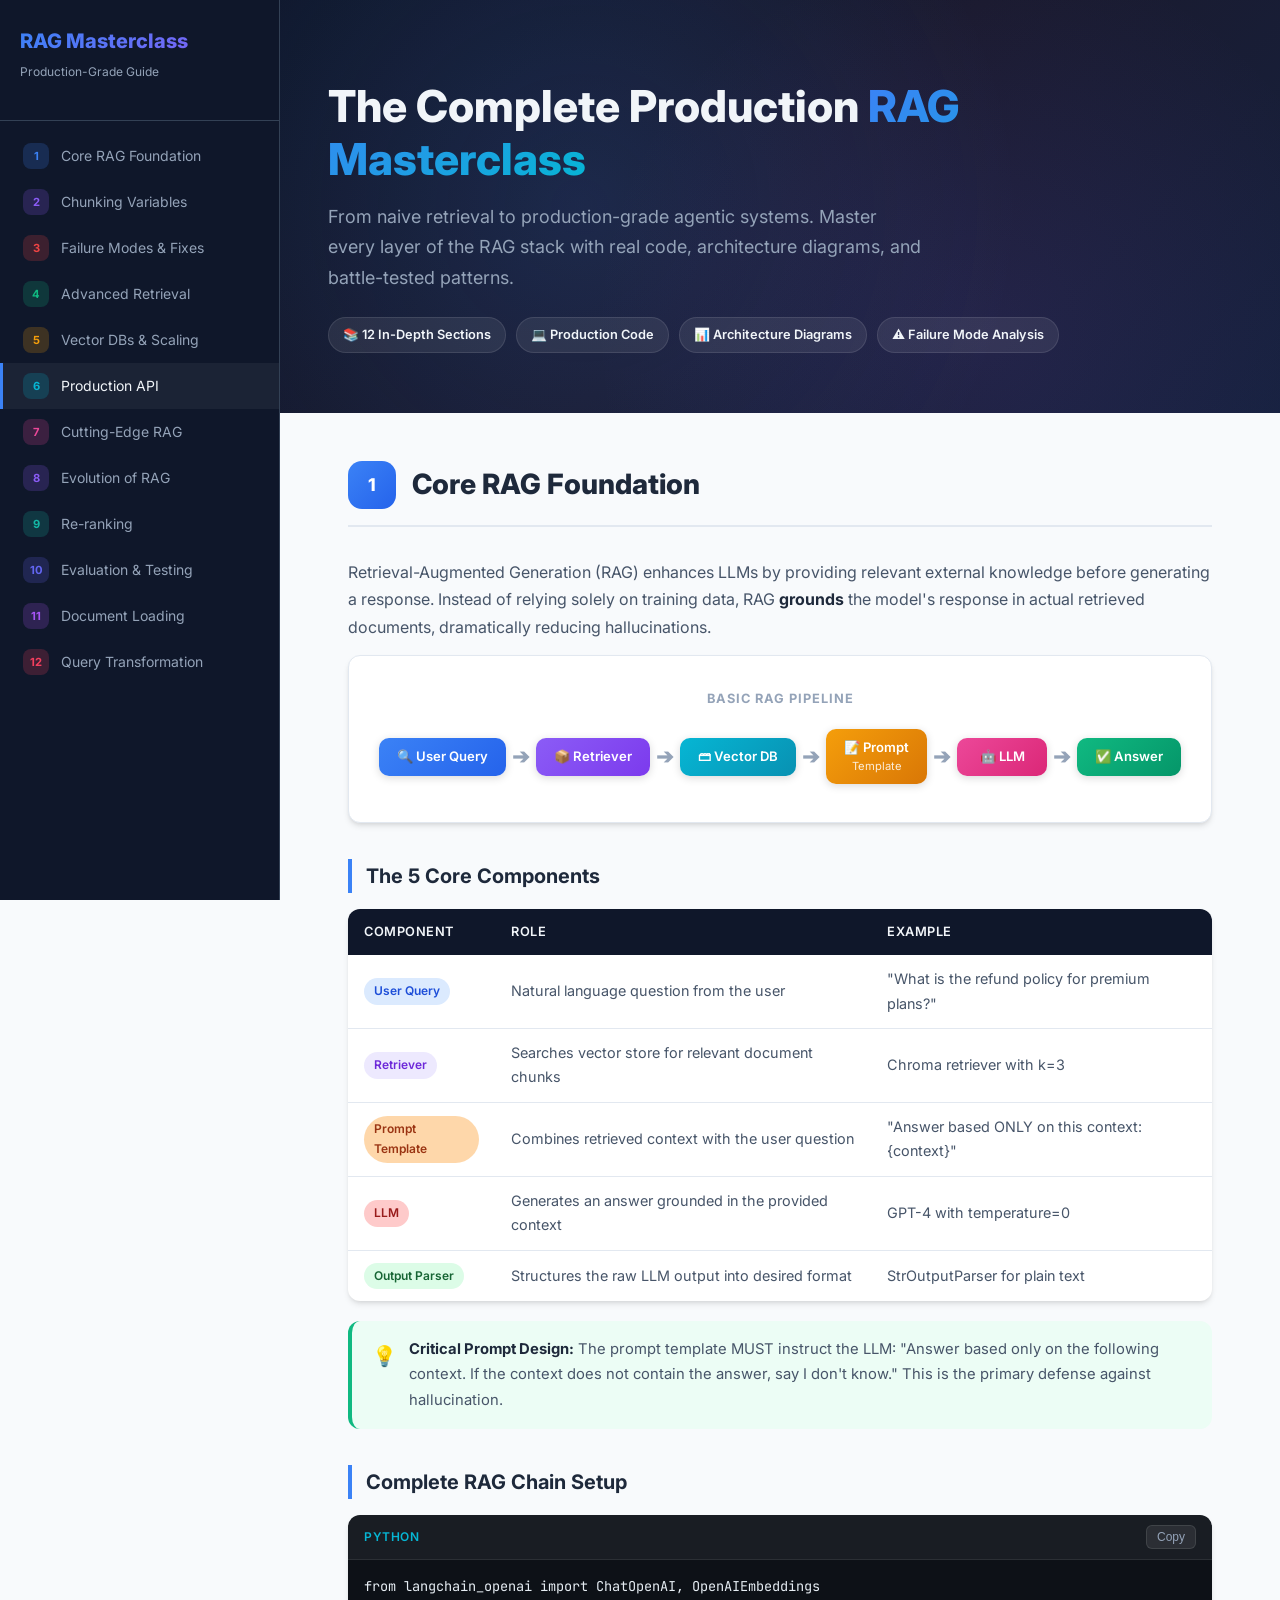
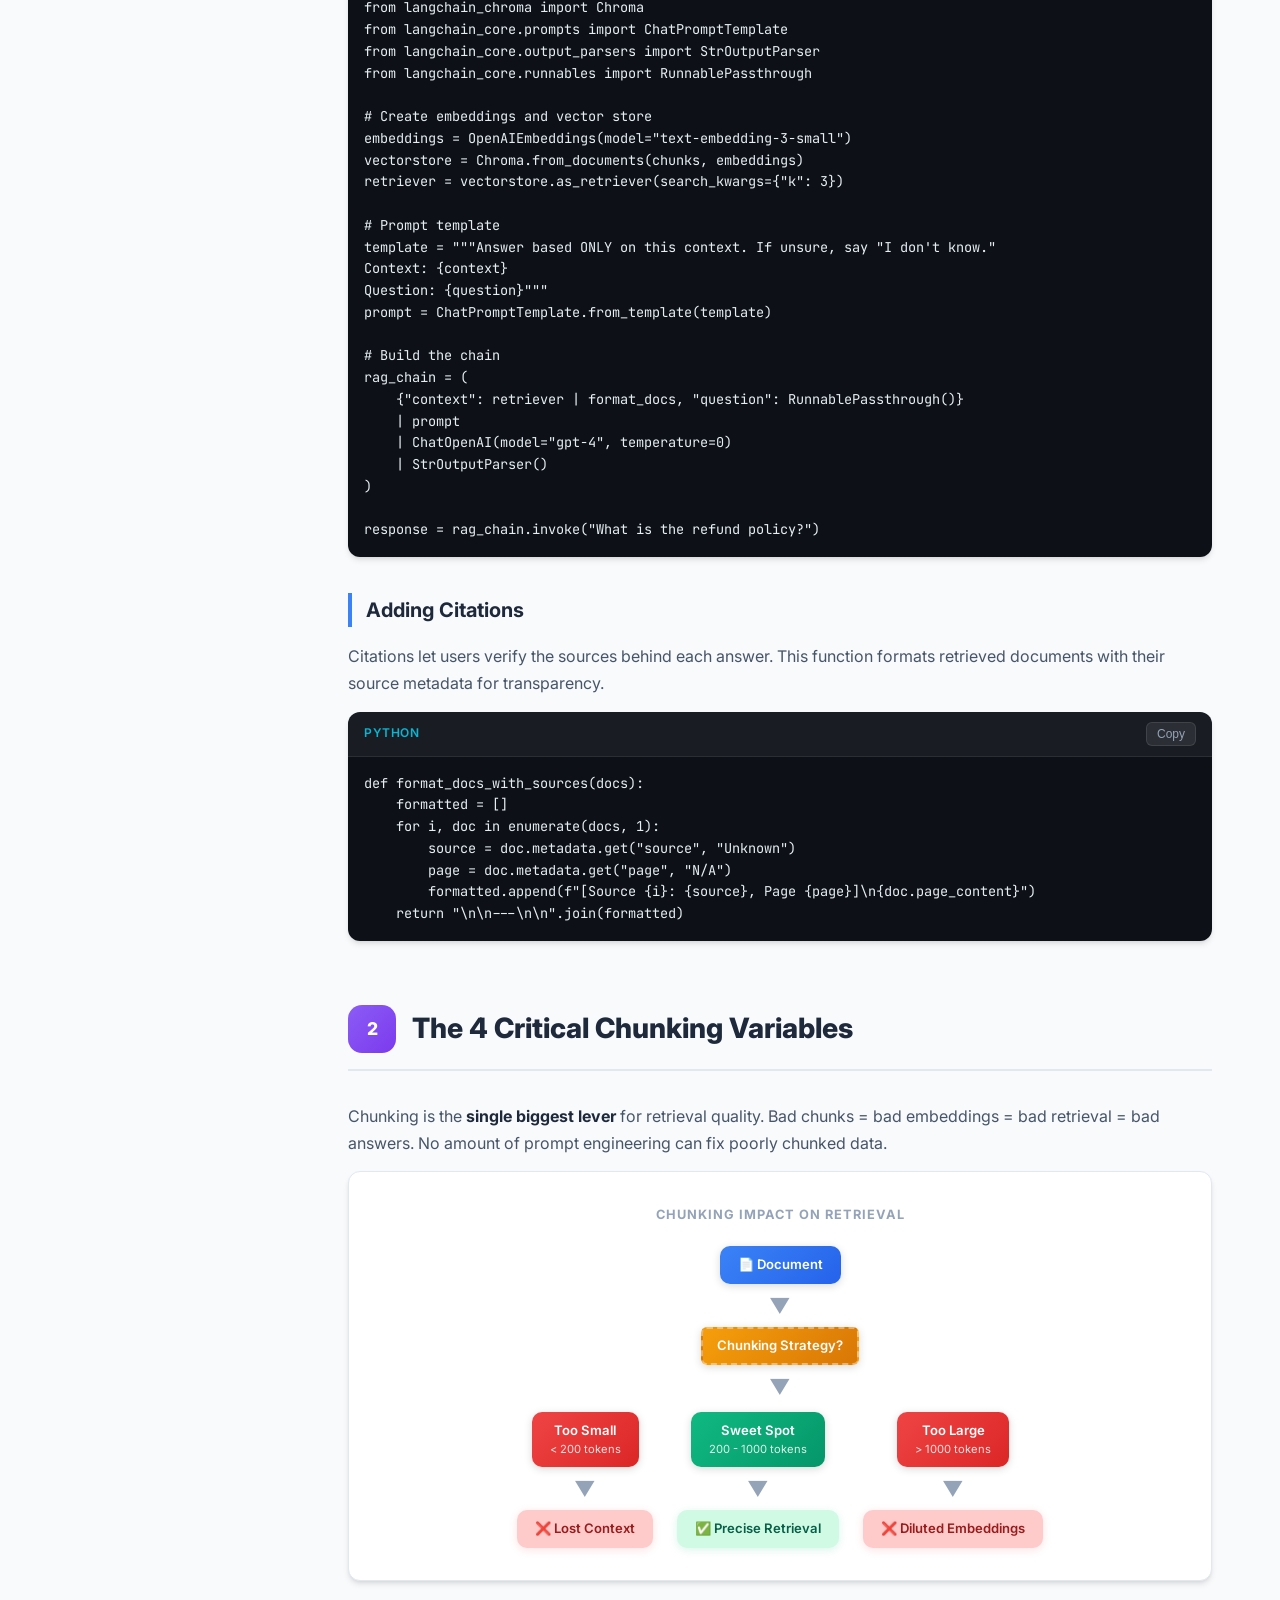
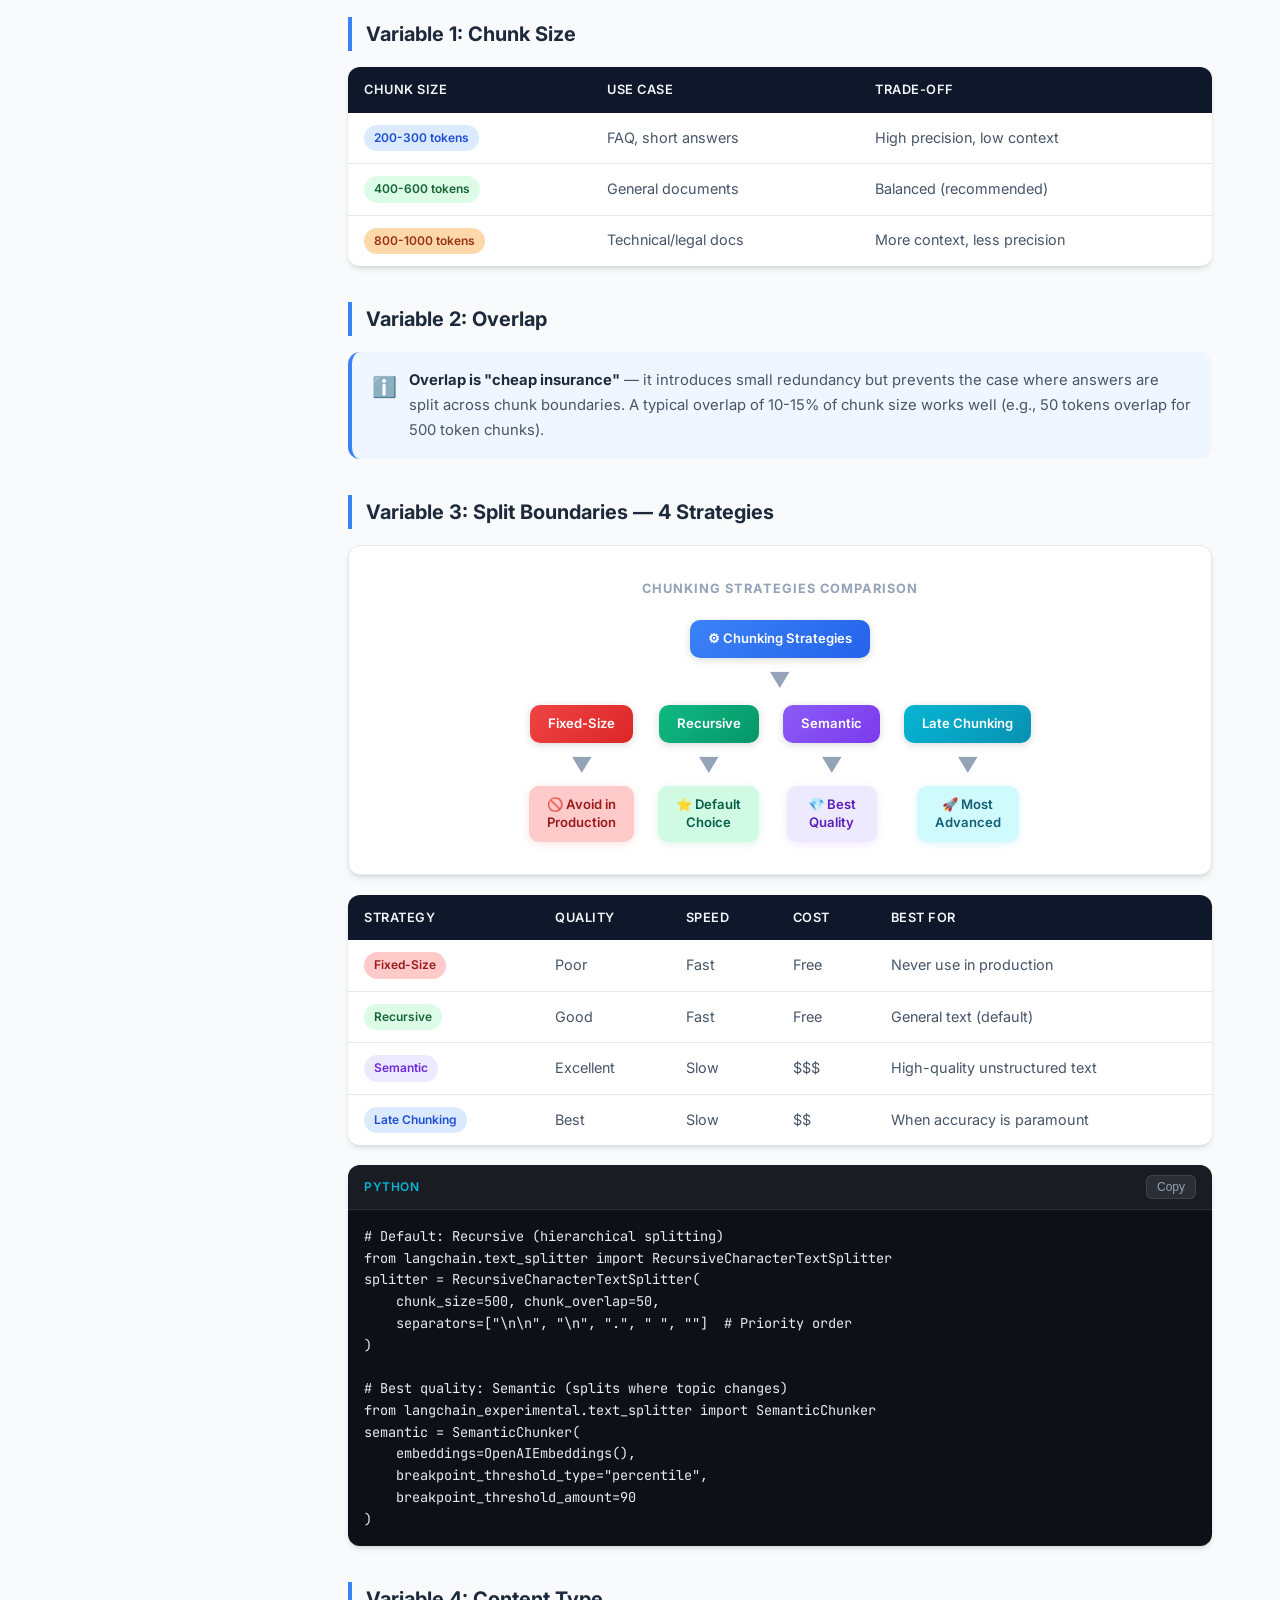
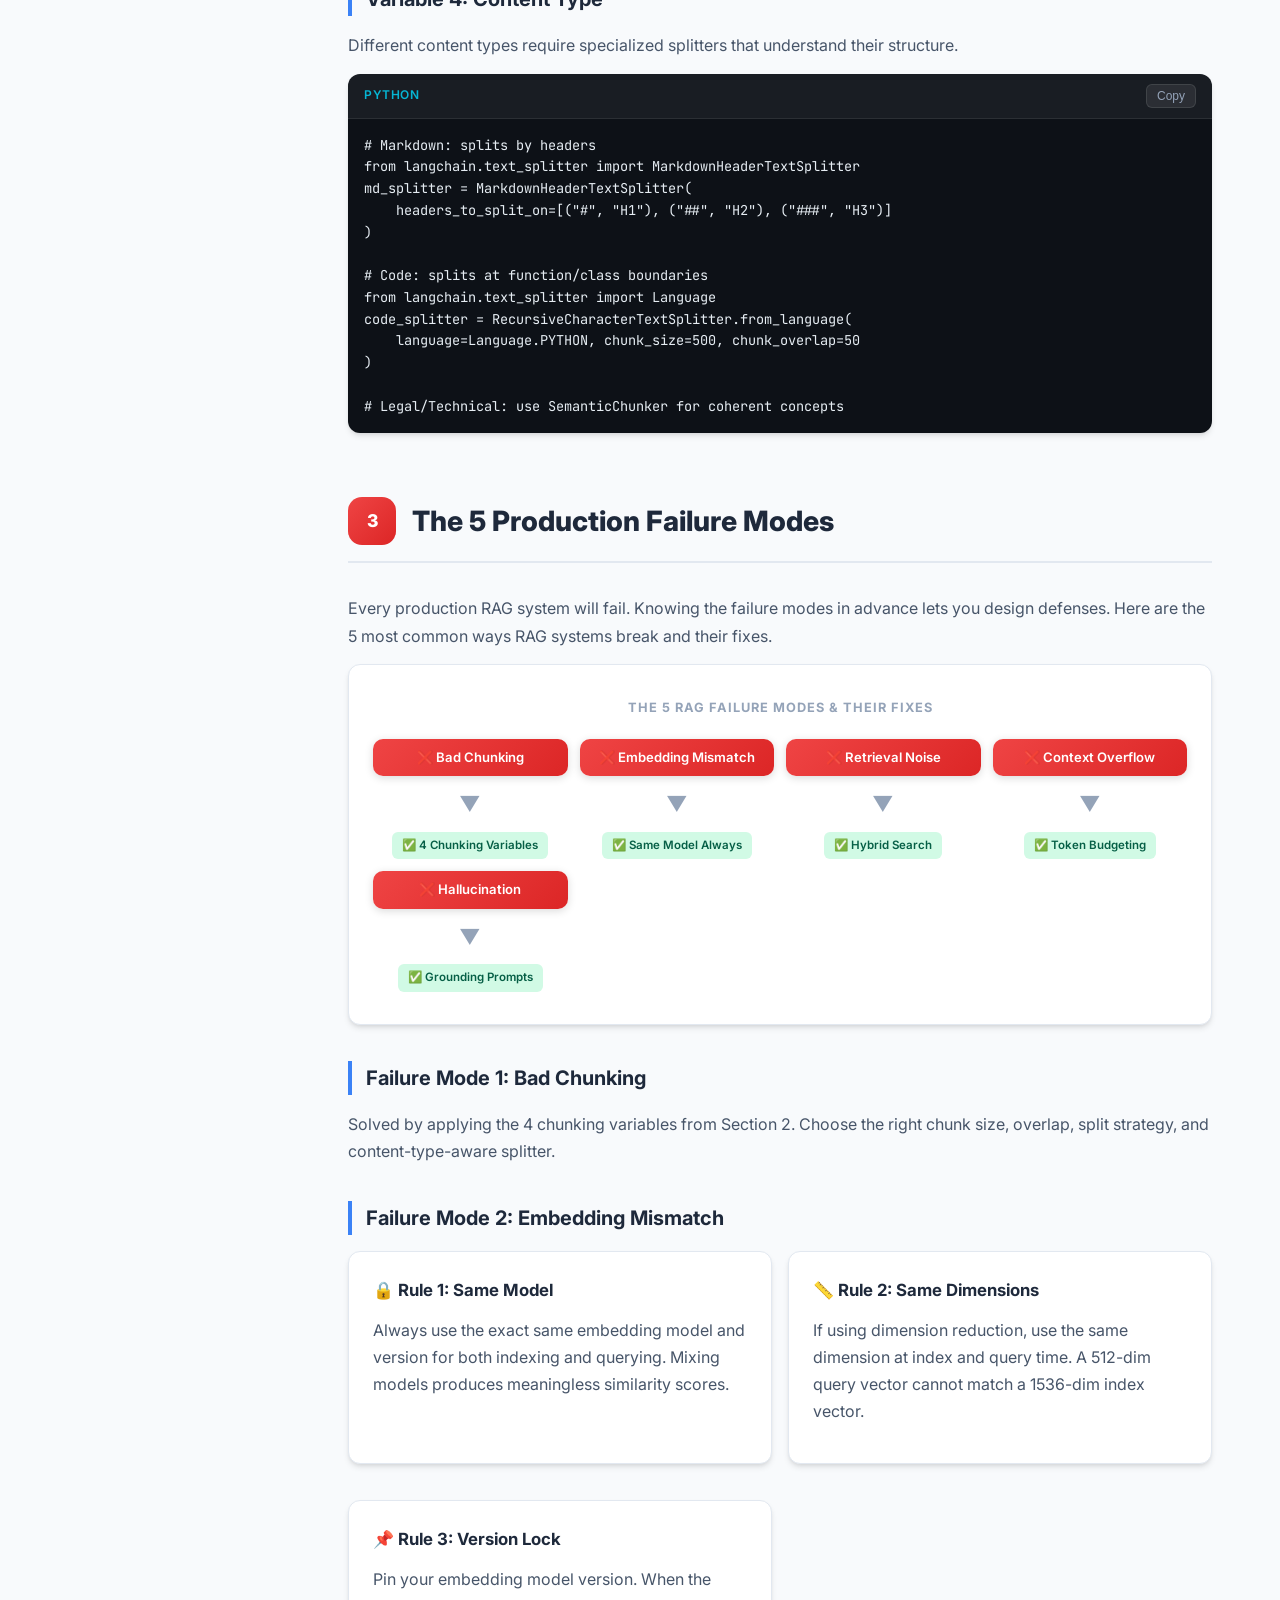
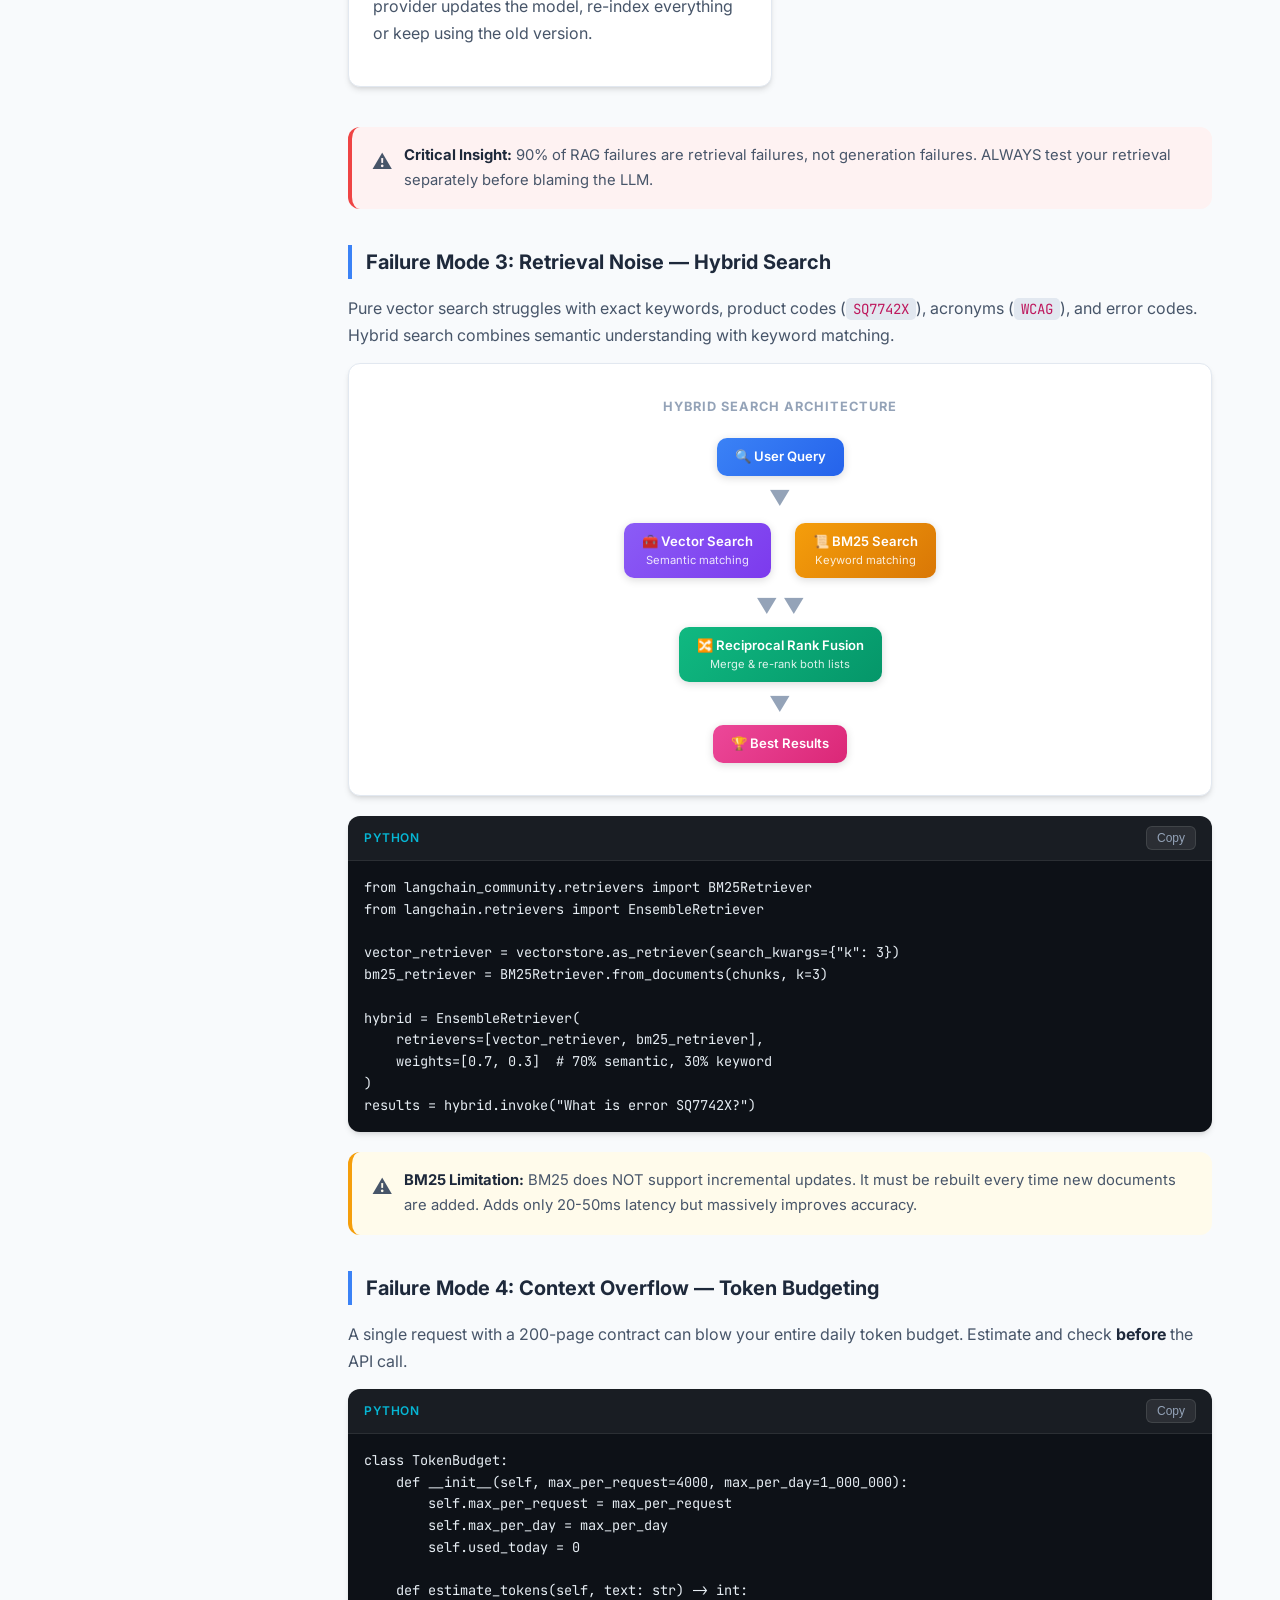
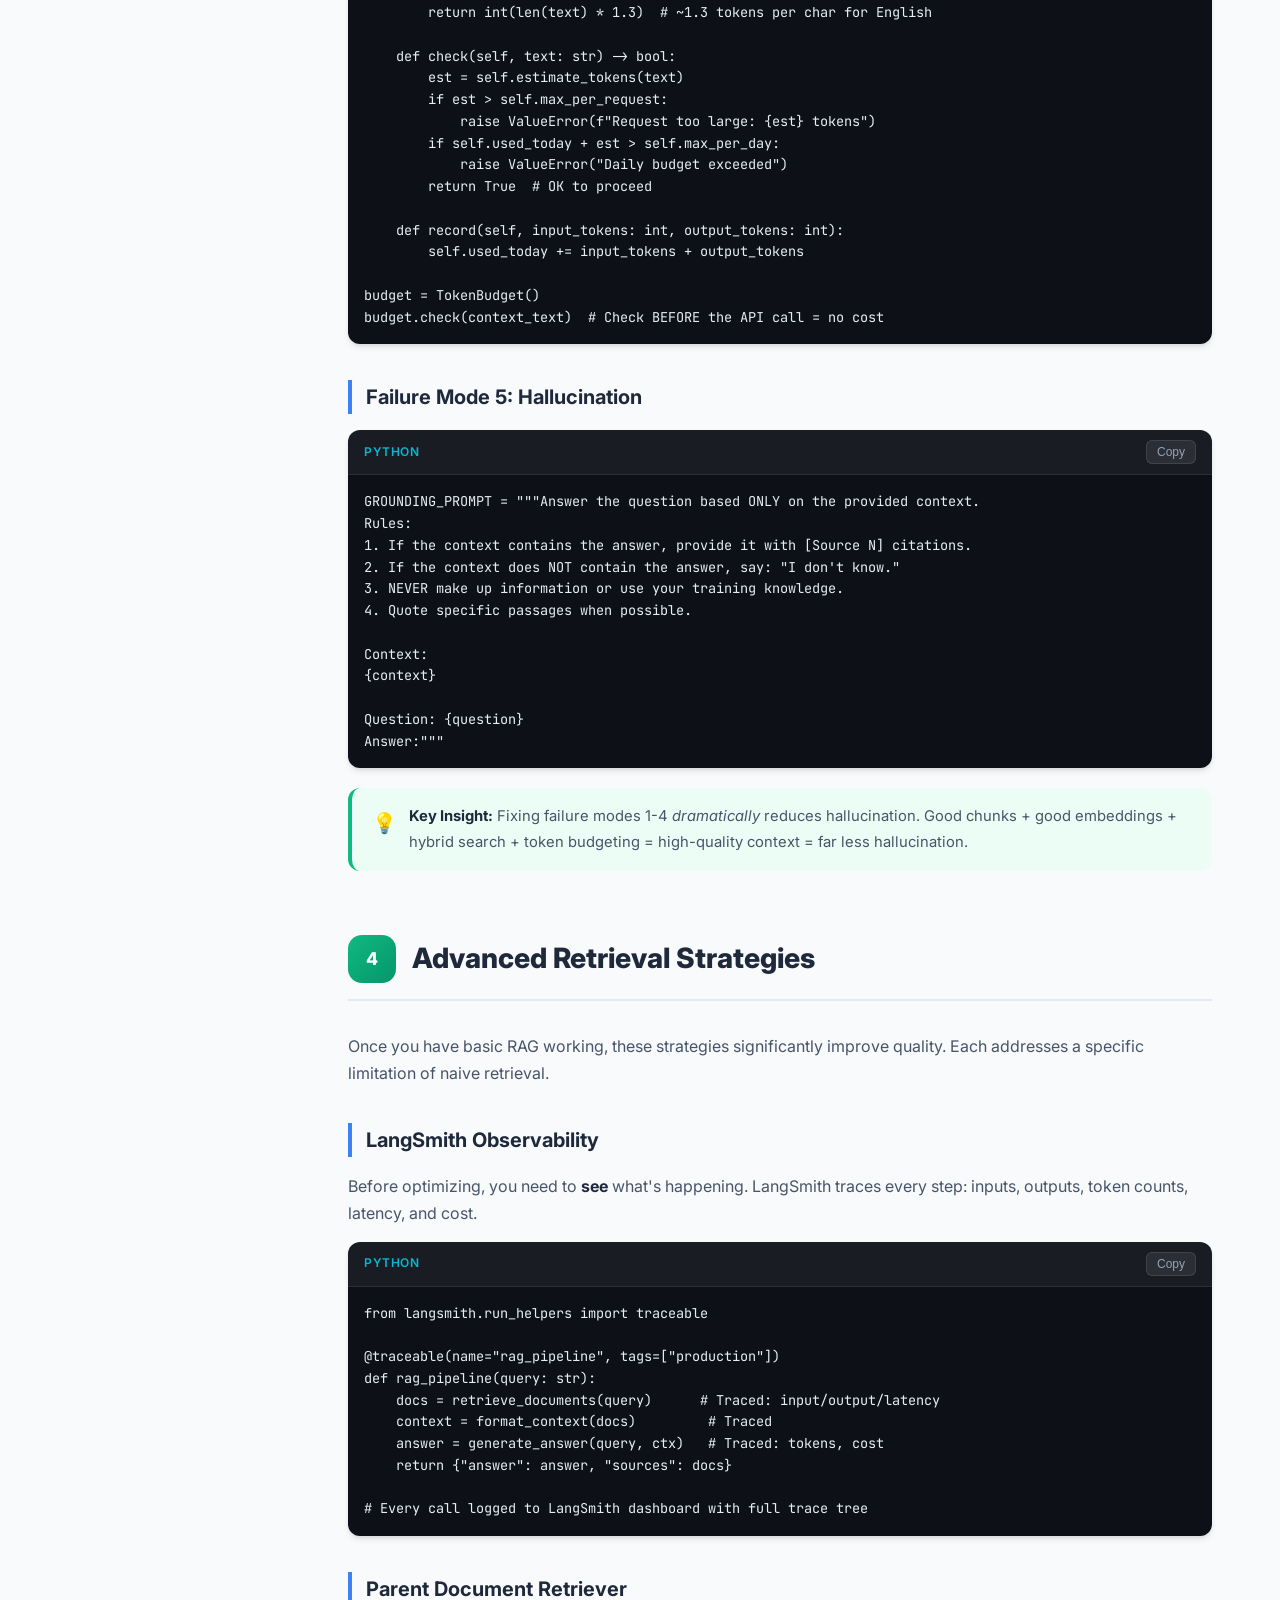
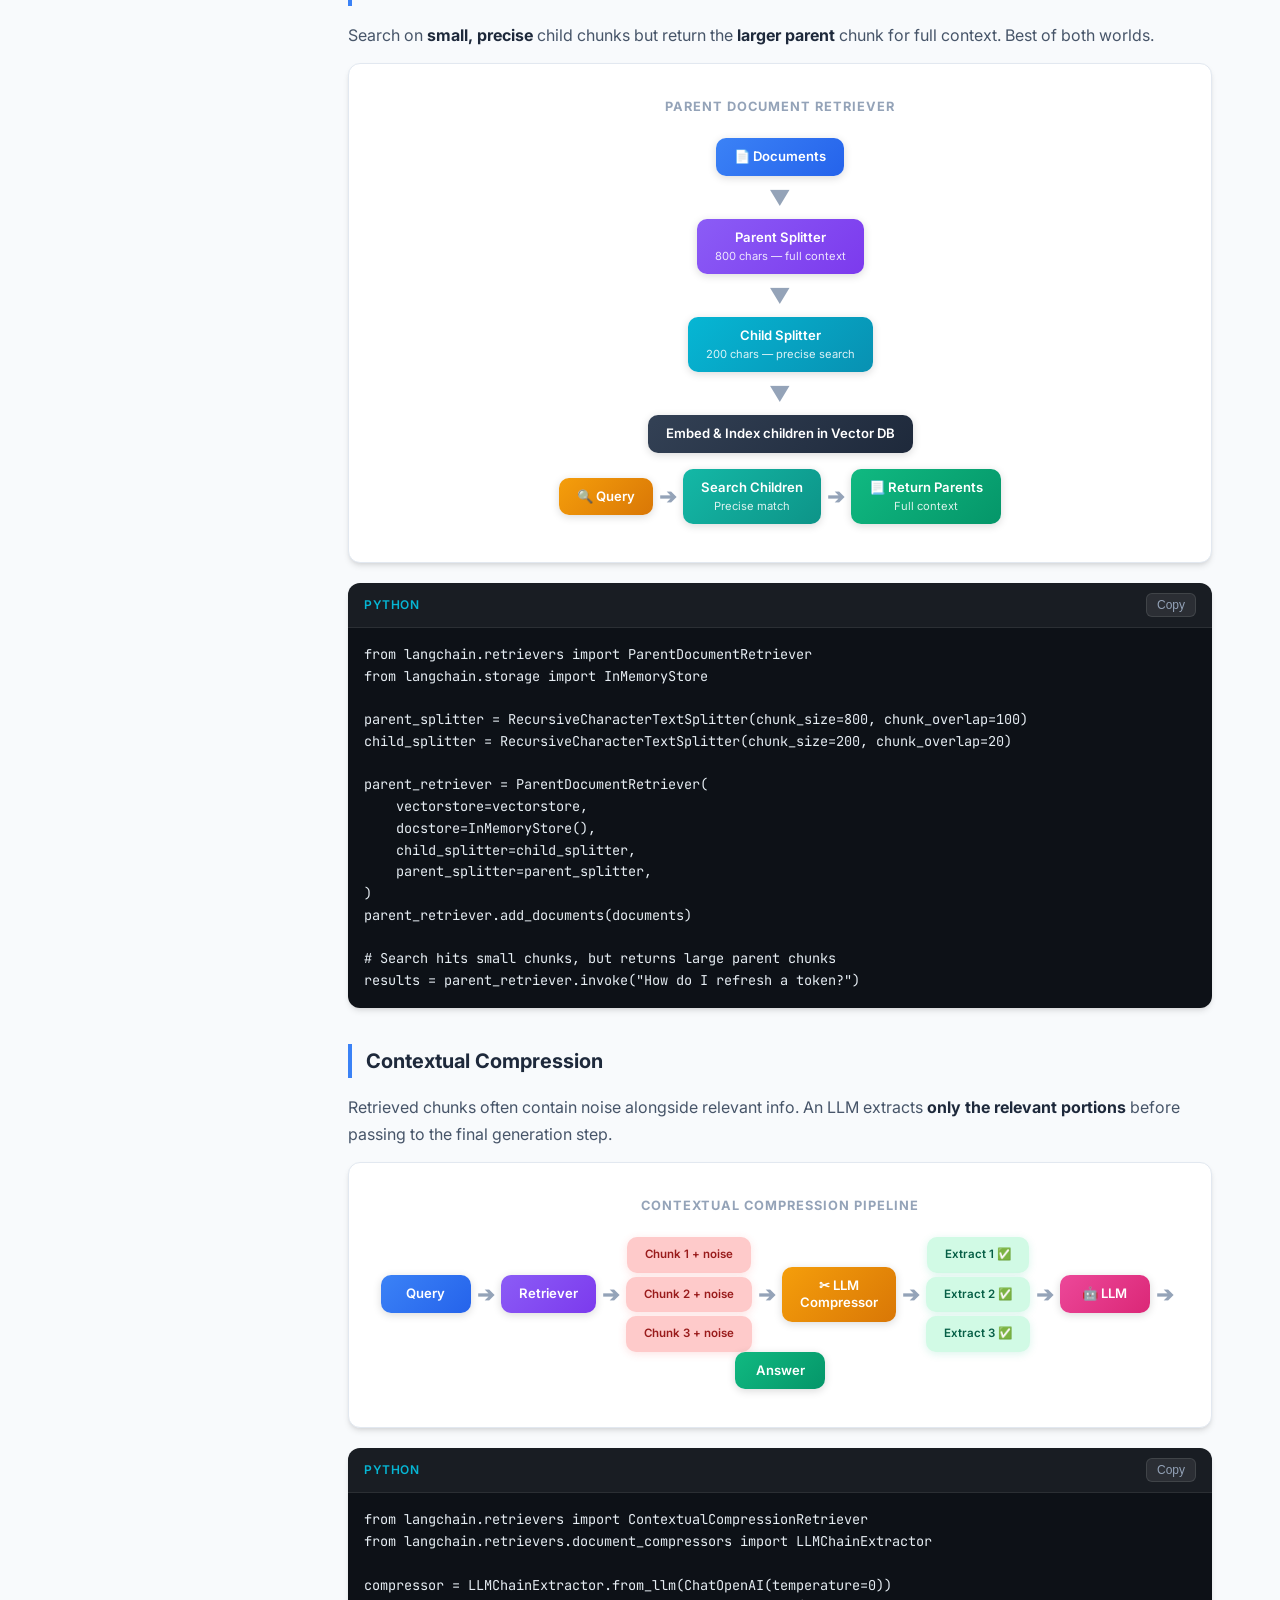
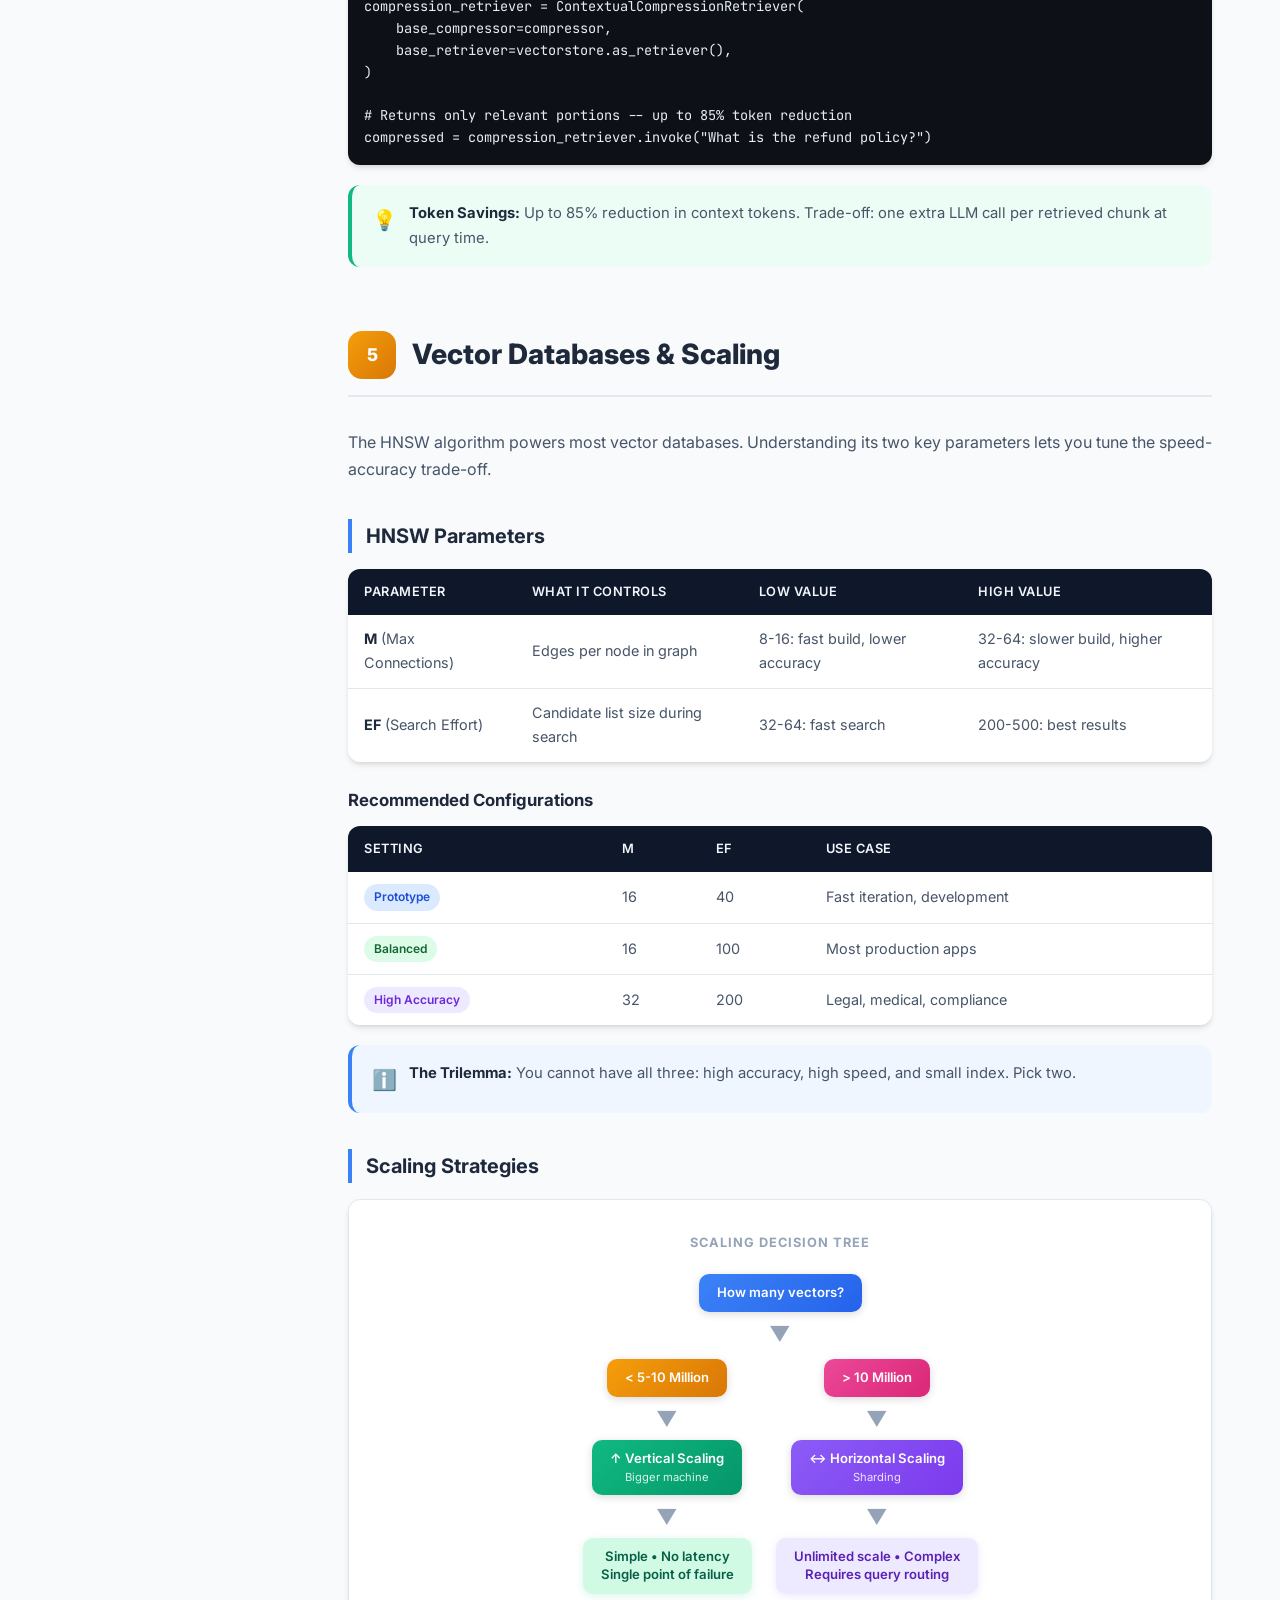
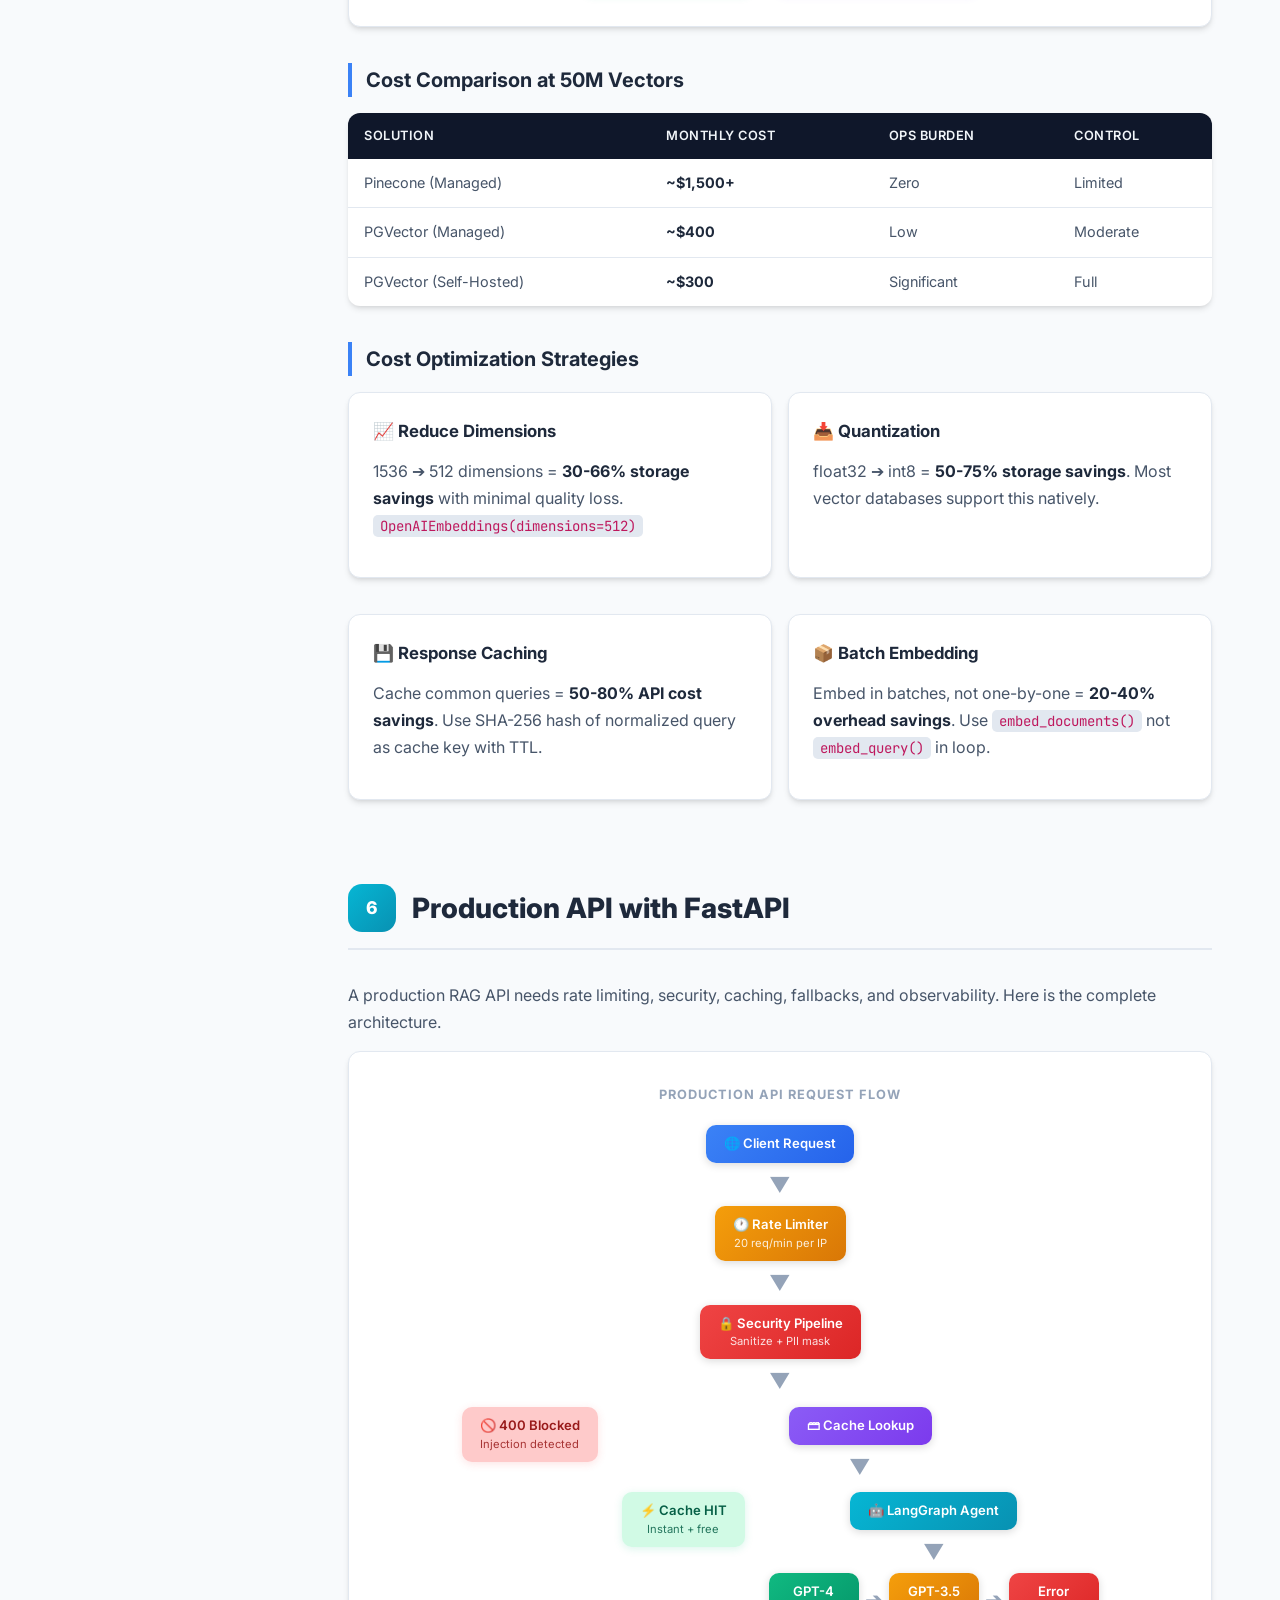
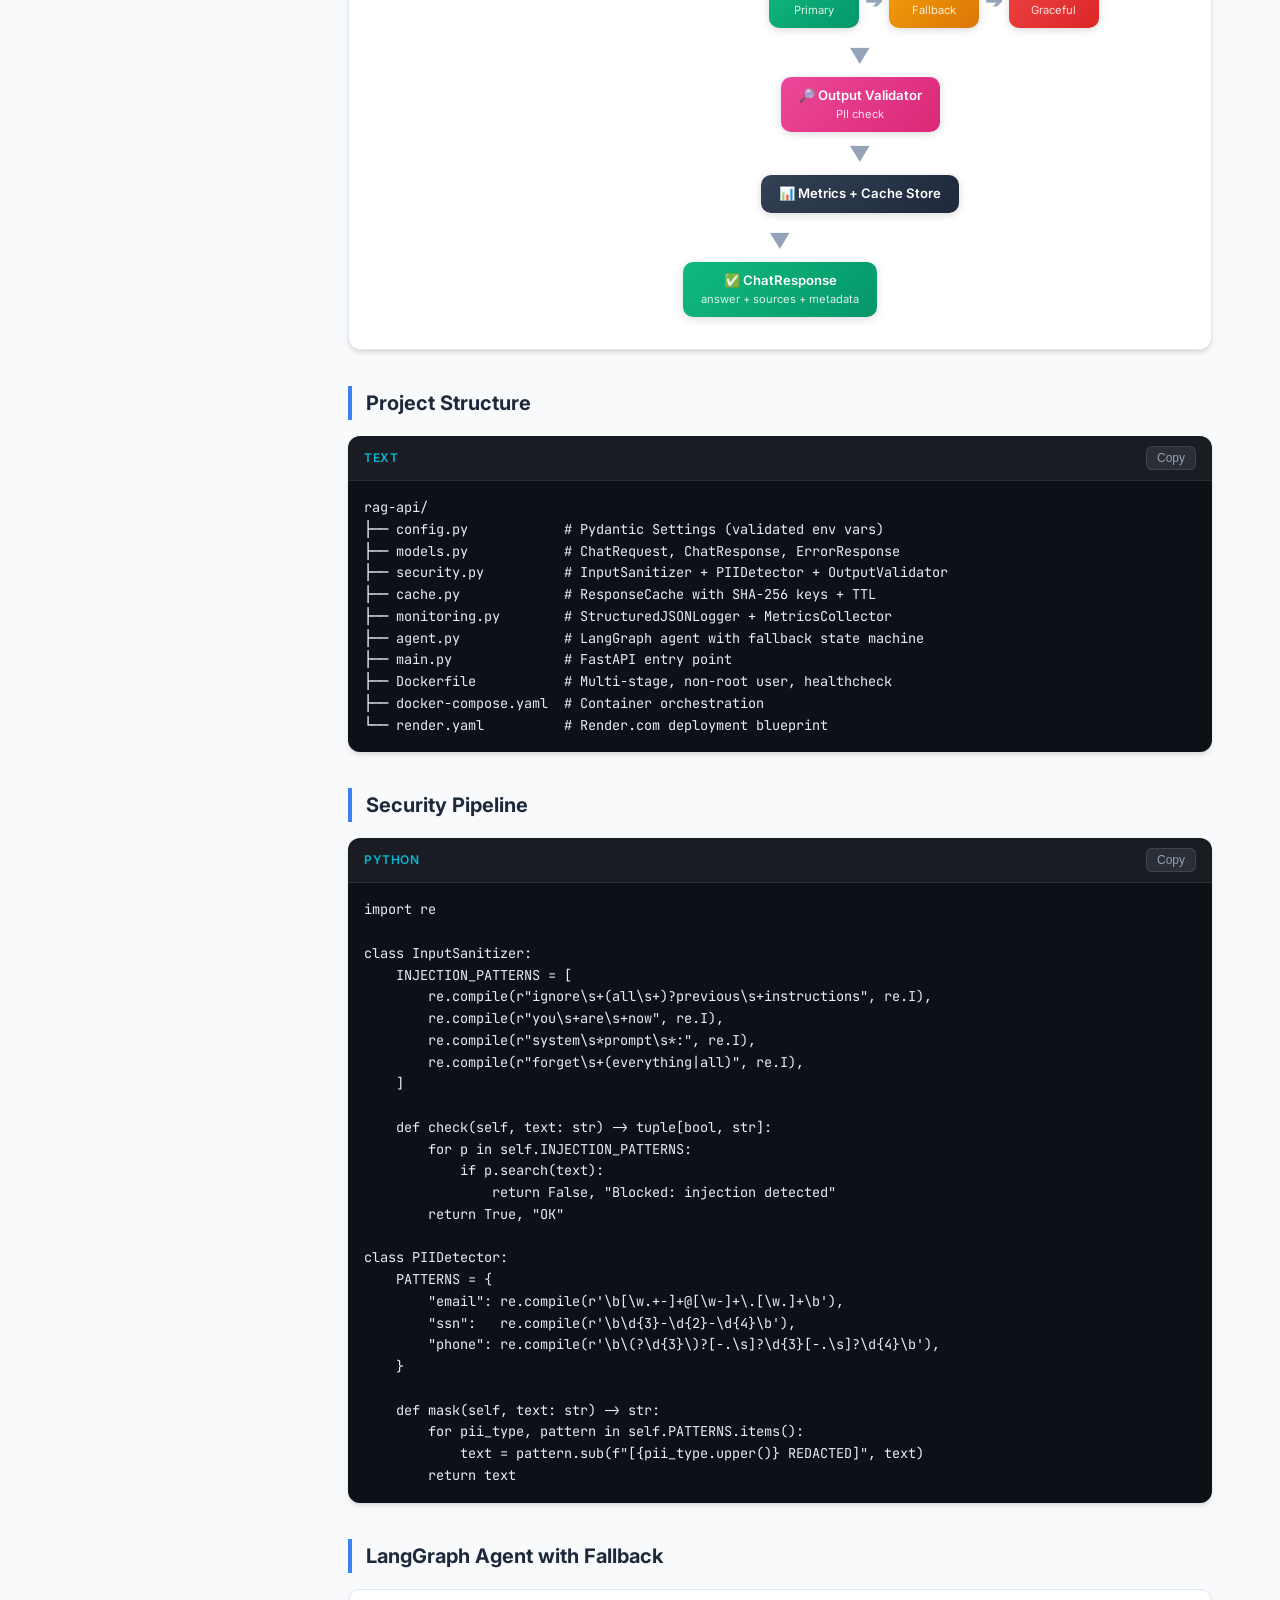
<file: index.html>
<!DOCTYPE html>
<html lang="en">
<head>
  <meta charset="UTF-8">
  <meta name="viewport" content="width=device-width, initial-scale=1.0">
  <title>The Complete Production RAG Masterclass</title>
  <link rel="preconnect" href="https://fonts.googleapis.com">
  <link rel="preconnect" href="https://fonts.gstatic.com" crossorigin>
  <link href="https://fonts.googleapis.com/css2?family=Inter:wght@300;400;500;600;700;800;900&family=JetBrains+Mono:wght@400;500;600&display=swap" rel="stylesheet">
  <link rel="stylesheet" href="styles.css">
</head>
<body>

<!-- Sidebar -->
<div class="sidebar-overlay" onclick="toggleSidebar()"></div>
<nav class="sidebar">
  <div class="sidebar-header">
    <h1>RAG Masterclass</h1>
    <p>Production-Grade Guide</p>
  </div>
  <div class="sidebar-nav">
    <a href="#section-1"><span class="nav-num c1">1</span> Core RAG Foundation</a>
    <a href="#section-2"><span class="nav-num c2">2</span> Chunking Variables</a>
    <a href="#section-3"><span class="nav-num c3">3</span> Failure Modes &amp; Fixes</a>
    <a href="#section-4"><span class="nav-num c4">4</span> Advanced Retrieval</a>
    <a href="#section-5"><span class="nav-num c5">5</span> Vector DBs &amp; Scaling</a>
    <a href="#section-6"><span class="nav-num c6">6</span> Production API</a>
    <a href="#section-7"><span class="nav-num c7">7</span> Cutting-Edge RAG</a>
    <a href="#section-8"><span class="nav-num c8">8</span> Evolution of RAG</a>
    <a href="#section-9"><span class="nav-num c9">9</span> Re-ranking</a>
    <a href="#section-10"><span class="nav-num c10">10</span> Evaluation &amp; Testing</a>
    <a href="#section-11"><span class="nav-num c11">11</span> Document Loading</a>
    <a href="#section-12"><span class="nav-num c12">12</span> Query Transformation</a>
  </div>
</nav>

<button class="sidebar-toggle" onclick="toggleSidebar()">&#9776;</button>

<!-- Main Content -->
<main class="main">

  <!-- Hero -->
  <section class="hero">
    <div class="hero-content">
      <h1>The Complete Production <span>RAG Masterclass</span></h1>
      <p>From naive retrieval to production-grade agentic systems. Master every layer of the RAG stack with real code, architecture diagrams, and battle-tested patterns.</p>
      <div class="hero-badges">
        <span class="hero-badge">&#128218; 12 In-Depth Sections</span>
        <span class="hero-badge">&#128187; Production Code</span>
        <span class="hero-badge">&#128202; Architecture Diagrams</span>
        <span class="hero-badge">&#9888;&#65039; Failure Mode Analysis</span>
      </div>
    </div>
  </section>

  <div class="content">

    <!-- ================================================================ -->
    <!-- SECTION 1: Core RAG Foundation -->
    <!-- ================================================================ -->
    <div class="section" id="section-1">
      <div class="section-header">
        <span class="section-num c1">1</span>
        <h2>Core RAG Foundation</h2>
      </div>

      <p>Retrieval-Augmented Generation (RAG) enhances LLMs by providing relevant external knowledge before generating a response. Instead of relying solely on training data, RAG <strong>grounds</strong> the model's response in actual retrieved documents, dramatically reducing hallucinations.</p>

      <!-- DIAGRAM 1: Basic RAG Pipeline -->
      <div class="diagram-container">
        <div class="diagram-title">Basic RAG Pipeline</div>
        <div class="flow-row">
          <div class="flow-node fn-blue">&#128269; User Query</div>
          <div class="flow-arrow">&#10132;</div>
          <div class="flow-node fn-purple">&#128230; Retriever</div>
          <div class="flow-arrow">&#10132;</div>
          <div class="flow-node fn-cyan">&#128451; Vector DB</div>
          <div class="flow-arrow">&#10132;</div>
          <div class="flow-node fn-orange">&#128221; Prompt<small>Template</small></div>
          <div class="flow-arrow">&#10132;</div>
          <div class="flow-node fn-pink">&#129302; LLM</div>
          <div class="flow-arrow">&#10132;</div>
          <div class="flow-node fn-green">&#9989; Answer</div>
        </div>
      </div>

      <h3>The 5 Core Components</h3>
      <table>
        <thead><tr><th>Component</th><th>Role</th><th>Example</th></tr></thead>
        <tbody>
          <tr><td><span class="tag tag-blue">User Query</span></td><td>Natural language question from the user</td><td>"What is the refund policy for premium plans?"</td></tr>
          <tr><td><span class="tag tag-purple">Retriever</span></td><td>Searches vector store for relevant document chunks</td><td>Chroma retriever with k=3</td></tr>
          <tr><td><span class="tag tag-orange">Prompt Template</span></td><td>Combines retrieved context with the user question</td><td>"Answer based ONLY on this context: {context}"</td></tr>
          <tr><td><span class="tag tag-red">LLM</span></td><td>Generates an answer grounded in the provided context</td><td>GPT-4 with temperature=0</td></tr>
          <tr><td><span class="tag tag-green">Output Parser</span></td><td>Structures the raw LLM output into desired format</td><td>StrOutputParser for plain text</td></tr>
        </tbody>
      </table>

      <div class="callout tip">
        <span class="callout-icon">&#128161;</span>
        <div><strong>Critical Prompt Design:</strong> The prompt template MUST instruct the LLM: "Answer based only on the following context. If the context does not contain the answer, say I don't know." This is the primary defense against hallucination.</div>
      </div>

      <h3>Complete RAG Chain Setup</h3>
      <div class="code-block">
        <div class="code-header"><span class="code-lang">python</span><button class="code-copy" onclick="copyCode(this)">Copy</button></div>
        <pre><code>from langchain_openai import ChatOpenAI, OpenAIEmbeddings
from langchain_chroma import Chroma
from langchain_core.prompts import ChatPromptTemplate
from langchain_core.output_parsers import StrOutputParser
from langchain_core.runnables import RunnablePassthrough

# Create embeddings and vector store
embeddings = OpenAIEmbeddings(model="text-embedding-3-small")
vectorstore = Chroma.from_documents(chunks, embeddings)
retriever = vectorstore.as_retriever(search_kwargs={"k": 3})

# Prompt template
template = """Answer based ONLY on this context. If unsure, say "I don't know."
Context: {context}
Question: {question}"""
prompt = ChatPromptTemplate.from_template(template)

# Build the chain
rag_chain = (
    {"context": retriever | format_docs, "question": RunnablePassthrough()}
    | prompt
    | ChatOpenAI(model="gpt-4", temperature=0)
    | StrOutputParser()
)

response = rag_chain.invoke("What is the refund policy?")</code></pre>
      </div>

      <h3>Adding Citations</h3>
      <p>Citations let users verify the sources behind each answer. This function formats retrieved documents with their source metadata for transparency.</p>
      <div class="code-block">
        <div class="code-header"><span class="code-lang">python</span><button class="code-copy" onclick="copyCode(this)">Copy</button></div>
        <pre><code>def format_docs_with_sources(docs):
    formatted = []
    for i, doc in enumerate(docs, 1):
        source = doc.metadata.get("source", "Unknown")
        page = doc.metadata.get("page", "N/A")
        formatted.append(f"[Source {i}: {source}, Page {page}]\n{doc.page_content}")
    return "\n\n---\n\n".join(formatted)</code></pre>
      </div>
    </div>

    <!-- ================================================================ -->
    <!-- SECTION 2: The 4 Critical Chunking Variables -->
    <!-- ================================================================ -->
    <div class="section" id="section-2">
      <div class="section-header">
        <span class="section-num c2">2</span>
        <h2>The 4 Critical Chunking Variables</h2>
      </div>

      <p>Chunking is the <strong>single biggest lever</strong> for retrieval quality. Bad chunks = bad embeddings = bad retrieval = bad answers. No amount of prompt engineering can fix poorly chunked data.</p>

      <!-- DIAGRAM 2: Chunking Impact -->
      <div class="diagram-container">
        <div class="diagram-title">Chunking Impact on Retrieval</div>
        <div class="flow-col">
          <div class="flow-node fn-blue">&#128196; Document</div>
          <div class="flow-arrow-down">&#9660;</div>
          <div class="flow-node fn-orange diamond">Chunking Strategy?</div>
          <div class="flow-arrow-down">&#9660;</div>
          <div class="flow-branches">
            <div class="flow-branch">
              <div class="flow-node fn-red">Too Small<small>&lt; 200 tokens</small></div>
              <div class="flow-arrow-down">&#9660;</div>
              <div class="flow-node fn-red-light">&#10060; Lost Context</div>
            </div>
            <div class="flow-branch">
              <div class="flow-node fn-green">Sweet Spot<small>200 - 1000 tokens</small></div>
              <div class="flow-arrow-down">&#9660;</div>
              <div class="flow-node fn-green-light">&#9989; Precise Retrieval</div>
            </div>
            <div class="flow-branch">
              <div class="flow-node fn-red">Too Large<small>&gt; 1000 tokens</small></div>
              <div class="flow-arrow-down">&#9660;</div>
              <div class="flow-node fn-red-light">&#10060; Diluted Embeddings</div>
            </div>
          </div>
        </div>
      </div>

      <h3>Variable 1: Chunk Size</h3>
      <table>
        <thead><tr><th>Chunk Size</th><th>Use Case</th><th>Trade-off</th></tr></thead>
        <tbody>
          <tr><td><span class="tag tag-blue">200-300 tokens</span></td><td>FAQ, short answers</td><td>High precision, low context</td></tr>
          <tr><td><span class="tag tag-green">400-600 tokens</span></td><td>General documents</td><td>Balanced (recommended)</td></tr>
          <tr><td><span class="tag tag-orange">800-1000 tokens</span></td><td>Technical/legal docs</td><td>More context, less precision</td></tr>
        </tbody>
      </table>

      <h3>Variable 2: Overlap</h3>
      <div class="callout info">
        <span class="callout-icon">&#8505;&#65039;</span>
        <div><strong>Overlap is "cheap insurance"</strong> &mdash; it introduces small redundancy but prevents the case where answers are split across chunk boundaries. A typical overlap of 10-15% of chunk size works well (e.g., 50 tokens overlap for 500 token chunks).</div>
      </div>

      <h3>Variable 3: Split Boundaries &mdash; 4 Strategies</h3>

      <!-- DIAGRAM 3: Chunking Strategies -->
      <div class="diagram-container">
        <div class="diagram-title">Chunking Strategies Comparison</div>
        <div class="flow-col">
          <div class="flow-node fn-blue">&#9881; Chunking Strategies</div>
          <div class="flow-arrow-down">&#9660;</div>
          <div class="flow-branches">
            <div class="flow-branch">
              <div class="flow-node fn-red">Fixed-Size</div>
              <div class="flow-arrow-down">&#9660;</div>
              <div class="flow-node fn-red-light">&#128683; Avoid in<br>Production</div>
            </div>
            <div class="flow-branch">
              <div class="flow-node fn-green">Recursive</div>
              <div class="flow-arrow-down">&#9660;</div>
              <div class="flow-node fn-green-light">&#11088; Default<br>Choice</div>
            </div>
            <div class="flow-branch">
              <div class="flow-node fn-purple">Semantic</div>
              <div class="flow-arrow-down">&#9660;</div>
              <div class="flow-node fn-purple-light">&#128142; Best<br>Quality</div>
            </div>
            <div class="flow-branch">
              <div class="flow-node fn-cyan">Late Chunking</div>
              <div class="flow-arrow-down">&#9660;</div>
              <div class="flow-node fn-cyan-light">&#128640; Most<br>Advanced</div>
            </div>
          </div>
        </div>
      </div>

      <table>
        <thead><tr><th>Strategy</th><th>Quality</th><th>Speed</th><th>Cost</th><th>Best For</th></tr></thead>
        <tbody>
          <tr><td><span class="tag tag-red">Fixed-Size</span></td><td>Poor</td><td>Fast</td><td>Free</td><td>Never use in production</td></tr>
          <tr><td><span class="tag tag-green">Recursive</span></td><td>Good</td><td>Fast</td><td>Free</td><td>General text (default)</td></tr>
          <tr><td><span class="tag tag-purple">Semantic</span></td><td>Excellent</td><td>Slow</td><td>$$$</td><td>High-quality unstructured text</td></tr>
          <tr><td><span class="tag tag-blue">Late Chunking</span></td><td>Best</td><td>Slow</td><td>$$</td><td>When accuracy is paramount</td></tr>
        </tbody>
      </table>

      <div class="code-block">
        <div class="code-header"><span class="code-lang">python</span><button class="code-copy" onclick="copyCode(this)">Copy</button></div>
        <pre><code># Default: Recursive (hierarchical splitting)
from langchain.text_splitter import RecursiveCharacterTextSplitter
splitter = RecursiveCharacterTextSplitter(
    chunk_size=500, chunk_overlap=50,
    separators=["\n\n", "\n", ".", " ", ""]  # Priority order
)

# Best quality: Semantic (splits where topic changes)
from langchain_experimental.text_splitter import SemanticChunker
semantic = SemanticChunker(
    embeddings=OpenAIEmbeddings(),
    breakpoint_threshold_type="percentile",
    breakpoint_threshold_amount=90
)</code></pre>
      </div>

      <h3>Variable 4: Content Type</h3>
      <p>Different content types require specialized splitters that understand their structure.</p>
      <div class="code-block">
        <div class="code-header"><span class="code-lang">python</span><button class="code-copy" onclick="copyCode(this)">Copy</button></div>
        <pre><code># Markdown: splits by headers
from langchain.text_splitter import MarkdownHeaderTextSplitter
md_splitter = MarkdownHeaderTextSplitter(
    headers_to_split_on=[("#", "H1"), ("##", "H2"), ("###", "H3")]
)

# Code: splits at function/class boundaries
from langchain.text_splitter import Language
code_splitter = RecursiveCharacterTextSplitter.from_language(
    language=Language.PYTHON, chunk_size=500, chunk_overlap=50
)

# Legal/Technical: use SemanticChunker for coherent concepts</code></pre>
      </div>
    </div>

    <!-- ================================================================ -->
    <!-- SECTION 3: The 5 Production Failure Modes -->
    <!-- ================================================================ -->
    <div class="section" id="section-3">
      <div class="section-header">
        <span class="section-num c3">3</span>
        <h2>The 5 Production Failure Modes</h2>
      </div>

      <p>Every production RAG system will fail. Knowing the failure modes in advance lets you design defenses. Here are the 5 most common ways RAG systems break and their fixes.</p>

      <!-- DIAGRAM 4: 5 Failure Modes -->
      <div class="diagram-container">
        <div class="diagram-title">The 5 RAG Failure Modes &amp; Their Fixes</div>
        <div class="failure-grid">
          <div class="failure-item">
            <div class="flow-node fn-red" style="width:100%">&#10060; Bad Chunking</div>
            <div class="flow-arrow-down">&#9660;</div>
            <div class="failure-fix">&#9989; 4 Chunking Variables</div>
          </div>
          <div class="failure-item">
            <div class="flow-node fn-red" style="width:100%">&#10060; Embedding Mismatch</div>
            <div class="flow-arrow-down">&#9660;</div>
            <div class="failure-fix">&#9989; Same Model Always</div>
          </div>
          <div class="failure-item">
            <div class="flow-node fn-red" style="width:100%">&#10060; Retrieval Noise</div>
            <div class="flow-arrow-down">&#9660;</div>
            <div class="failure-fix">&#9989; Hybrid Search</div>
          </div>
          <div class="failure-item">
            <div class="flow-node fn-red" style="width:100%">&#10060; Context Overflow</div>
            <div class="flow-arrow-down">&#9660;</div>
            <div class="failure-fix">&#9989; Token Budgeting</div>
          </div>
          <div class="failure-item">
            <div class="flow-node fn-red" style="width:100%">&#10060; Hallucination</div>
            <div class="flow-arrow-down">&#9660;</div>
            <div class="failure-fix">&#9989; Grounding Prompts</div>
          </div>
        </div>
      </div>

      <h3>Failure Mode 1: Bad Chunking</h3>
      <p>Solved by applying the 4 chunking variables from Section 2. Choose the right chunk size, overlap, split strategy, and content-type-aware splitter.</p>

      <h3>Failure Mode 2: Embedding Mismatch</h3>
      <div class="card-grid">
        <div class="card"><h4>&#128274; Rule 1: Same Model</h4><p>Always use the exact same embedding model and version for both indexing and querying. Mixing models produces meaningless similarity scores.</p></div>
        <div class="card"><h4>&#128207; Rule 2: Same Dimensions</h4><p>If using dimension reduction, use the same dimension at index and query time. A 512-dim query vector cannot match a 1536-dim index vector.</p></div>
        <div class="card"><h4>&#128204; Rule 3: Version Lock</h4><p>Pin your embedding model version. When the provider updates the model, re-index everything or keep using the old version.</p></div>
      </div>

      <div class="callout danger">
        <span class="callout-icon">&#9888;&#65039;</span>
        <div><strong>Critical Insight:</strong> 90% of RAG failures are retrieval failures, not generation failures. ALWAYS test your retrieval separately before blaming the LLM.</div>
      </div>

      <h3>Failure Mode 3: Retrieval Noise &mdash; Hybrid Search</h3>
      <p>Pure vector search struggles with exact keywords, product codes (<code>SQ7742X</code>), acronyms (<code>WCAG</code>), and error codes. Hybrid search combines semantic understanding with keyword matching.</p>

      <!-- DIAGRAM 5: Hybrid Search -->
      <div class="diagram-container">
        <div class="diagram-title">Hybrid Search Architecture</div>
        <div class="flow-col">
          <div class="flow-node fn-blue">&#128269; User Query</div>
          <div class="flow-arrow-down">&#9660;</div>
          <div class="flow-branches">
            <div class="flow-branch">
              <div class="flow-node fn-purple">&#129520; Vector Search<small>Semantic matching</small></div>
            </div>
            <div class="flow-branch">
              <div class="flow-node fn-orange">&#128220; BM25 Search<small>Keyword matching</small></div>
            </div>
          </div>
          <div class="flow-arrow-down" style="margin-top:6px">&#9660; &#9660;</div>
          <div class="flow-node fn-green">&#128256; Reciprocal Rank Fusion<small>Merge &amp; re-rank both lists</small></div>
          <div class="flow-arrow-down">&#9660;</div>
          <div class="flow-node fn-pink">&#127942; Best Results</div>
        </div>
      </div>

      <div class="code-block">
        <div class="code-header"><span class="code-lang">python</span><button class="code-copy" onclick="copyCode(this)">Copy</button></div>
        <pre><code>from langchain_community.retrievers import BM25Retriever
from langchain.retrievers import EnsembleRetriever

vector_retriever = vectorstore.as_retriever(search_kwargs={"k": 3})
bm25_retriever = BM25Retriever.from_documents(chunks, k=3)

hybrid = EnsembleRetriever(
    retrievers=[vector_retriever, bm25_retriever],
    weights=[0.7, 0.3]  # 70% semantic, 30% keyword
)
results = hybrid.invoke("What is error SQ7742X?")</code></pre>
      </div>

      <div class="callout warn">
        <span class="callout-icon">&#9888;&#65039;</span>
        <div><strong>BM25 Limitation:</strong> BM25 does NOT support incremental updates. It must be rebuilt every time new documents are added. Adds only 20-50ms latency but massively improves accuracy.</div>
      </div>

      <h3>Failure Mode 4: Context Overflow &mdash; Token Budgeting</h3>
      <p>A single request with a 200-page contract can blow your entire daily token budget. Estimate and check <strong>before</strong> the API call.</p>
      <div class="code-block">
        <div class="code-header"><span class="code-lang">python</span><button class="code-copy" onclick="copyCode(this)">Copy</button></div>
        <pre><code>class TokenBudget:
    def __init__(self, max_per_request=4000, max_per_day=1_000_000):
        self.max_per_request = max_per_request
        self.max_per_day = max_per_day
        self.used_today = 0

    def estimate_tokens(self, text: str) -> int:
        return int(len(text) * 1.3)  # ~1.3 tokens per char for English

    def check(self, text: str) -> bool:
        est = self.estimate_tokens(text)
        if est > self.max_per_request:
            raise ValueError(f"Request too large: {est} tokens")
        if self.used_today + est > self.max_per_day:
            raise ValueError("Daily budget exceeded")
        return True  # OK to proceed

    def record(self, input_tokens: int, output_tokens: int):
        self.used_today += input_tokens + output_tokens

budget = TokenBudget()
budget.check(context_text)  # Check BEFORE the API call = no cost</code></pre>
      </div>

      <h3>Failure Mode 5: Hallucination</h3>
      <div class="code-block">
        <div class="code-header"><span class="code-lang">python</span><button class="code-copy" onclick="copyCode(this)">Copy</button></div>
        <pre><code>GROUNDING_PROMPT = """Answer the question based ONLY on the provided context.
Rules:
1. If the context contains the answer, provide it with [Source N] citations.
2. If the context does NOT contain the answer, say: "I don't know."
3. NEVER make up information or use your training knowledge.
4. Quote specific passages when possible.

Context:
{context}

Question: {question}
Answer:"""</code></pre>
      </div>

      <div class="callout tip">
        <span class="callout-icon">&#128161;</span>
        <div><strong>Key Insight:</strong> Fixing failure modes 1-4 <em>dramatically</em> reduces hallucination. Good chunks + good embeddings + hybrid search + token budgeting = high-quality context = far less hallucination.</div>
      </div>
    </div>

    <!-- ================================================================ -->
    <!-- SECTION 4: Advanced Retrieval Strategies -->
    <!-- ================================================================ -->
    <div class="section" id="section-4">
      <div class="section-header">
        <span class="section-num c4">4</span>
        <h2>Advanced Retrieval Strategies</h2>
      </div>

      <p>Once you have basic RAG working, these strategies significantly improve quality. Each addresses a specific limitation of naive retrieval.</p>

      <h3>LangSmith Observability</h3>
      <p>Before optimizing, you need to <strong>see</strong> what's happening. LangSmith traces every step: inputs, outputs, token counts, latency, and cost.</p>
      <div class="code-block">
        <div class="code-header"><span class="code-lang">python</span><button class="code-copy" onclick="copyCode(this)">Copy</button></div>
        <pre><code>from langsmith.run_helpers import traceable

@traceable(name="rag_pipeline", tags=["production"])
def rag_pipeline(query: str):
    docs = retrieve_documents(query)      # Traced: input/output/latency
    context = format_context(docs)         # Traced
    answer = generate_answer(query, ctx)   # Traced: tokens, cost
    return {"answer": answer, "sources": docs}

# Every call logged to LangSmith dashboard with full trace tree</code></pre>
      </div>

      <h3>Parent Document Retriever</h3>
      <p>Search on <strong>small, precise</strong> child chunks but return the <strong>larger parent</strong> chunk for full context. Best of both worlds.</p>

      <!-- DIAGRAM 6: Parent Document Retriever -->
      <div class="diagram-container">
        <div class="diagram-title">Parent Document Retriever</div>
        <div class="flow-col">
          <div class="flow-node fn-blue">&#128196; Documents</div>
          <div class="flow-arrow-down">&#9660;</div>
          <div class="flow-node fn-purple">Parent Splitter<small>800 chars &mdash; full context</small></div>
          <div class="flow-arrow-down">&#9660;</div>
          <div class="flow-node fn-cyan">Child Splitter<small>200 chars &mdash; precise search</small></div>
          <div class="flow-arrow-down">&#9660;</div>
          <div class="flow-node fn-dark">Embed &amp; Index children in Vector DB</div>
          <div style="height:16px"></div>
          <div class="flow-row">
            <div class="flow-node fn-orange">&#128269; Query</div>
            <div class="flow-arrow">&#10132;</div>
            <div class="flow-node fn-teal">Search Children<small>Precise match</small></div>
            <div class="flow-arrow">&#10132;</div>
            <div class="flow-node fn-green">&#128195; Return Parents<small>Full context</small></div>
          </div>
        </div>
      </div>

      <div class="code-block">
        <div class="code-header"><span class="code-lang">python</span><button class="code-copy" onclick="copyCode(this)">Copy</button></div>
        <pre><code>from langchain.retrievers import ParentDocumentRetriever
from langchain.storage import InMemoryStore

parent_splitter = RecursiveCharacterTextSplitter(chunk_size=800, chunk_overlap=100)
child_splitter = RecursiveCharacterTextSplitter(chunk_size=200, chunk_overlap=20)

parent_retriever = ParentDocumentRetriever(
    vectorstore=vectorstore,
    docstore=InMemoryStore(),
    child_splitter=child_splitter,
    parent_splitter=parent_splitter,
)
parent_retriever.add_documents(documents)

# Search hits small chunks, but returns large parent chunks
results = parent_retriever.invoke("How do I refresh a token?")</code></pre>
      </div>

      <h3>Contextual Compression</h3>
      <p>Retrieved chunks often contain noise alongside relevant info. An LLM extracts <strong>only the relevant portions</strong> before passing to the final generation step.</p>

      <!-- DIAGRAM 7: Contextual Compression -->
      <div class="diagram-container">
        <div class="diagram-title">Contextual Compression Pipeline</div>
        <div class="flow-row">
          <div class="flow-node fn-blue">Query</div>
          <div class="flow-arrow">&#10132;</div>
          <div class="flow-node fn-purple">Retriever</div>
          <div class="flow-arrow">&#10132;</div>
          <div class="flow-col" style="gap:4px">
            <div class="flow-node fn-red-light" style="font-size:.72rem">Chunk 1 + noise</div>
            <div class="flow-node fn-red-light" style="font-size:.72rem">Chunk 2 + noise</div>
            <div class="flow-node fn-red-light" style="font-size:.72rem">Chunk 3 + noise</div>
          </div>
          <div class="flow-arrow">&#10132;</div>
          <div class="flow-node fn-orange">&#9986; LLM<br>Compressor</div>
          <div class="flow-arrow">&#10132;</div>
          <div class="flow-col" style="gap:4px">
            <div class="flow-node fn-green-light" style="font-size:.72rem">Extract 1 &#9989;</div>
            <div class="flow-node fn-green-light" style="font-size:.72rem">Extract 2 &#9989;</div>
            <div class="flow-node fn-green-light" style="font-size:.72rem">Extract 3 &#9989;</div>
          </div>
          <div class="flow-arrow">&#10132;</div>
          <div class="flow-node fn-pink">&#129302; LLM</div>
          <div class="flow-arrow">&#10132;</div>
          <div class="flow-node fn-green">Answer</div>
        </div>
      </div>

      <div class="code-block">
        <div class="code-header"><span class="code-lang">python</span><button class="code-copy" onclick="copyCode(this)">Copy</button></div>
        <pre><code>from langchain.retrievers import ContextualCompressionRetriever
from langchain.retrievers.document_compressors import LLMChainExtractor

compressor = LLMChainExtractor.from_llm(ChatOpenAI(temperature=0))
compression_retriever = ContextualCompressionRetriever(
    base_compressor=compressor,
    base_retriever=vectorstore.as_retriever(),
)

# Returns only relevant portions -- up to 85% token reduction
compressed = compression_retriever.invoke("What is the refund policy?")</code></pre>
      </div>

      <div class="callout tip">
        <span class="callout-icon">&#128161;</span>
        <div><strong>Token Savings:</strong> Up to 85% reduction in context tokens. Trade-off: one extra LLM call per retrieved chunk at query time.</div>
      </div>
    </div>

    <!-- ================================================================ -->
    <!-- SECTION 5: Vector Databases & Scaling -->
    <!-- ================================================================ -->
    <div class="section" id="section-5">
      <div class="section-header">
        <span class="section-num c5">5</span>
        <h2>Vector Databases &amp; Scaling</h2>
      </div>

      <p>The HNSW algorithm powers most vector databases. Understanding its two key parameters lets you tune the speed-accuracy trade-off.</p>

      <h3>HNSW Parameters</h3>
      <table>
        <thead><tr><th>Parameter</th><th>What It Controls</th><th>Low Value</th><th>High Value</th></tr></thead>
        <tbody>
          <tr><td><strong>M</strong> (Max Connections)</td><td>Edges per node in graph</td><td>8-16: fast build, lower accuracy</td><td>32-64: slower build, higher accuracy</td></tr>
          <tr><td><strong>EF</strong> (Search Effort)</td><td>Candidate list size during search</td><td>32-64: fast search</td><td>200-500: best results</td></tr>
        </tbody>
      </table>

      <h4>Recommended Configurations</h4>
      <table>
        <thead><tr><th>Setting</th><th>M</th><th>EF</th><th>Use Case</th></tr></thead>
        <tbody>
          <tr><td><span class="tag tag-blue">Prototype</span></td><td>16</td><td>40</td><td>Fast iteration, development</td></tr>
          <tr><td><span class="tag tag-green">Balanced</span></td><td>16</td><td>100</td><td>Most production apps</td></tr>
          <tr><td><span class="tag tag-purple">High Accuracy</span></td><td>32</td><td>200</td><td>Legal, medical, compliance</td></tr>
        </tbody>
      </table>

      <div class="callout info">
        <span class="callout-icon">&#8505;&#65039;</span>
        <div><strong>The Trilemma:</strong> You cannot have all three: high accuracy, high speed, and small index. Pick two.</div>
      </div>

      <h3>Scaling Strategies</h3>

      <!-- DIAGRAM 8: Scaling Decision -->
      <div class="diagram-container">
        <div class="diagram-title">Scaling Decision Tree</div>
        <div class="flow-col">
          <div class="flow-node fn-blue">How many vectors?</div>
          <div class="flow-arrow-down">&#9660;</div>
          <div class="flow-branches">
            <div class="flow-branch">
              <div class="flow-node fn-orange">&lt; 5-10 Million</div>
              <div class="flow-arrow-down">&#9660;</div>
              <div class="flow-node fn-green">&#8593; Vertical Scaling<small>Bigger machine</small></div>
              <div class="flow-arrow-down">&#9660;</div>
              <div class="flow-node fn-green-light">Simple &bull; No latency<br>Single point of failure</div>
            </div>
            <div class="flow-branch">
              <div class="flow-node fn-pink">&gt; 10 Million</div>
              <div class="flow-arrow-down">&#9660;</div>
              <div class="flow-node fn-purple">&#8596; Horizontal Scaling<small>Sharding</small></div>
              <div class="flow-arrow-down">&#9660;</div>
              <div class="flow-node fn-purple-light">Unlimited scale &bull; Complex<br>Requires query routing</div>
            </div>
          </div>
        </div>
      </div>

      <h3>Cost Comparison at 50M Vectors</h3>
      <table>
        <thead><tr><th>Solution</th><th>Monthly Cost</th><th>Ops Burden</th><th>Control</th></tr></thead>
        <tbody>
          <tr><td>Pinecone (Managed)</td><td><strong>~$1,500+</strong></td><td>Zero</td><td>Limited</td></tr>
          <tr><td>PGVector (Managed)</td><td><strong>~$400</strong></td><td>Low</td><td>Moderate</td></tr>
          <tr><td>PGVector (Self-Hosted)</td><td><strong>~$300</strong></td><td>Significant</td><td>Full</td></tr>
        </tbody>
      </table>

      <h3>Cost Optimization Strategies</h3>
      <div class="card-grid">
        <div class="card"><h4>&#128200; Reduce Dimensions</h4><p>1536 &#10132; 512 dimensions = <strong>30-66% storage savings</strong> with minimal quality loss. <code>OpenAIEmbeddings(dimensions=512)</code></p></div>
        <div class="card"><h4>&#128229; Quantization</h4><p>float32 &#10132; int8 = <strong>50-75% storage savings</strong>. Most vector databases support this natively.</p></div>
        <div class="card"><h4>&#128190; Response Caching</h4><p>Cache common queries = <strong>50-80% API cost savings</strong>. Use SHA-256 hash of normalized query as cache key with TTL.</p></div>
        <div class="card"><h4>&#128230; Batch Embedding</h4><p>Embed in batches, not one-by-one = <strong>20-40% overhead savings</strong>. Use <code>embed_documents()</code> not <code>embed_query()</code> in loop.</p></div>
      </div>
    </div>

    <!-- ================================================================ -->
    <!-- SECTION 6: Production API with FastAPI -->
    <!-- ================================================================ -->
    <div class="section" id="section-6">
      <div class="section-header">
        <span class="section-num c6">6</span>
        <h2>Production API with FastAPI</h2>
      </div>

      <p>A production RAG API needs rate limiting, security, caching, fallbacks, and observability. Here is the complete architecture.</p>

      <!-- DIAGRAM 9: Production API Architecture -->
      <div class="diagram-container">
        <div class="diagram-title">Production API Request Flow</div>
        <div class="flow-col">
          <div class="flow-node fn-blue">&#127760; Client Request</div>
          <div class="flow-arrow-down">&#9660;</div>
          <div class="flow-node fn-orange">&#128336; Rate Limiter<small>20 req/min per IP</small></div>
          <div class="flow-arrow-down">&#9660;</div>
          <div class="flow-node fn-red">&#128274; Security Pipeline<small>Sanitize + PII mask</small></div>
          <div class="flow-arrow-down">&#9660;</div>
          <div class="flow-branches">
            <div class="flow-branch">
              <div class="flow-node fn-red-light">&#128683; 400 Blocked<small>Injection detected</small></div>
            </div>
            <div class="flow-branch">
              <div class="flow-col">
                <div class="flow-node fn-purple">&#128451; Cache Lookup</div>
                <div class="flow-arrow-down">&#9660;</div>
                <div class="flow-branches">
                  <div class="flow-branch">
                    <div class="flow-node fn-green-light">&#9889; Cache HIT<small>Instant + free</small></div>
                  </div>
                  <div class="flow-branch">
                    <div class="flow-col">
                      <div class="flow-node fn-cyan">&#129302; LangGraph Agent</div>
                      <div class="flow-arrow-down">&#9660;</div>
                      <div class="flow-row">
                        <div class="flow-node fn-green">GPT-4<small>Primary</small></div>
                        <div class="flow-arrow">&#10132;</div>
                        <div class="flow-node fn-orange">GPT-3.5<small>Fallback</small></div>
                        <div class="flow-arrow">&#10132;</div>
                        <div class="flow-node fn-red">Error<small>Graceful</small></div>
                      </div>
                    </div>
                  </div>
                </div>
                <div class="flow-arrow-down">&#9660;</div>
                <div class="flow-node fn-pink">&#128270; Output Validator<small>PII check</small></div>
                <div class="flow-arrow-down">&#9660;</div>
                <div class="flow-node fn-dark">&#128202; Metrics + Cache Store</div>
              </div>
            </div>
          </div>
          <div class="flow-arrow-down" style="margin-top:6px">&#9660;</div>
          <div class="flow-node fn-green">&#9989; ChatResponse<small>answer + sources + metadata</small></div>
        </div>
      </div>

      <h3>Project Structure</h3>
      <div class="code-block">
        <div class="code-header"><span class="code-lang">text</span><button class="code-copy" onclick="copyCode(this)">Copy</button></div>
        <pre><code>rag-api/
├── config.py            # Pydantic Settings (validated env vars)
├── models.py            # ChatRequest, ChatResponse, ErrorResponse
├── security.py          # InputSanitizer + PIIDetector + OutputValidator
├── cache.py             # ResponseCache with SHA-256 keys + TTL
├── monitoring.py        # StructuredJSONLogger + MetricsCollector
├── agent.py             # LangGraph agent with fallback state machine
├── main.py              # FastAPI entry point
├── Dockerfile           # Multi-stage, non-root user, healthcheck
├── docker-compose.yaml  # Container orchestration
└── render.yaml          # Render.com deployment blueprint</code></pre>
      </div>

      <h3>Security Pipeline</h3>
      <div class="code-block">
        <div class="code-header"><span class="code-lang">python</span><button class="code-copy" onclick="copyCode(this)">Copy</button></div>
        <pre><code>import re

class InputSanitizer:
    INJECTION_PATTERNS = [
        re.compile(r"ignore\s+(all\s+)?previous\s+instructions", re.I),
        re.compile(r"you\s+are\s+now", re.I),
        re.compile(r"system\s*prompt\s*:", re.I),
        re.compile(r"forget\s+(everything|all)", re.I),
    ]

    def check(self, text: str) -> tuple[bool, str]:
        for p in self.INJECTION_PATTERNS:
            if p.search(text):
                return False, "Blocked: injection detected"
        return True, "OK"

class PIIDetector:
    PATTERNS = {
        "email": re.compile(r'\b[\w.+-]+@[\w-]+\.[\w.]+\b'),
        "ssn":   re.compile(r'\b\d{3}-\d{2}-\d{4}\b'),
        "phone": re.compile(r'\b\(?\d{3}\)?[-.\s]?\d{3}[-.\s]?\d{4}\b'),
    }

    def mask(self, text: str) -> str:
        for pii_type, pattern in self.PATTERNS.items():
            text = pattern.sub(f"[{pii_type.upper()} REDACTED]", text)
        return text</code></pre>
      </div>

      <h3>LangGraph Agent with Fallback</h3>

      <!-- DIAGRAM 10: LangGraph Fallback -->
      <div class="diagram-container">
        <div class="diagram-title">LangGraph Fallback State Machine</div>
        <div class="flow-row">
          <div class="flow-node fn-blue">&#9654; Start</div>
          <div class="flow-arrow">&#10132;</div>
          <div class="flow-node fn-green">&#129302; Primary LLM<small>GPT-4</small></div>
          <div class="flow-arrow"><span class="flow-arrow-label">success</span>&#10132;</div>
          <div class="flow-node fn-purple">&#9209; END</div>
        </div>
        <div class="flow-row" style="margin-top:8px">
          <div style="width:90px"></div>
          <div style="width:60px"></div>
          <div class="flow-col">
            <div class="flow-arrow-down"><span class="flow-arrow-label">error</span> &#9660;</div>
            <div class="flow-node fn-orange">&#128260; Fallback LLM<small>GPT-3.5-turbo</small></div>
            <div class="flow-arrow-down"><span class="flow-arrow-label">error</span> &#9660;</div>
            <div class="flow-node fn-red">&#128721; Graceful Error<small>"Please try again later"</small></div>
          </div>
        </div>
      </div>

      <h3>Deployment</h3>
      <div class="code-block">
        <div class="code-header"><span class="code-lang">dockerfile</span><button class="code-copy" onclick="copyCode(this)">Copy</button></div>
        <pre><code>FROM python:3.11-slim
WORKDIR /app
COPY requirements.txt .
RUN pip install --no-cache-dir -r requirements.txt
COPY . .
RUN useradd -m appuser && chown -R appuser /app
USER appuser
HEALTHCHECK --interval=30s CMD curl -f http://localhost:8000/health || exit 1
EXPOSE 8000
CMD ["uvicorn", "main:app", "--host", "0.0.0.0", "--port", "8000"]</code></pre>
      </div>
    </div>

    <!-- ================================================================ -->
    <!-- SECTION 7: Cutting-Edge RAG Techniques -->
    <!-- ================================================================ -->
    <div class="section" id="section-7">
      <div class="section-header">
        <span class="section-num c7">7</span>
        <h2>Cutting-Edge RAG Techniques</h2>
      </div>

      <p>These techniques represent the frontier of RAG. Each addresses fundamental limitations that simpler approaches cannot solve.</p>

      <h3>Long Context vs. RAG</h3>
      <table>
        <thead><tr><th>Metric</th><th>Long Context (100k tokens)</th><th>RAG</th></tr></thead>
        <tbody>
          <tr><td>Cost per query</td><td><span class="tag tag-red">~$0.25</span></td><td><span class="tag tag-green">~$0.01</span></td></tr>
          <tr><td>Latency</td><td><span class="tag tag-red">~45 seconds</span></td><td><span class="tag tag-green">~1 second</span></td></tr>
          <tr><td>Best for</td><td>Small corpus, full-doc analysis</td><td>Large corpus, high volume, citations</td></tr>
          <tr><td>Cost ratio</td><td colspan="2" style="text-align:center"><strong>Long context is ~1,200x more expensive</strong></td></tr>
        </tbody>
      </table>

      <h3>Contextual Retrieval (Anthropic)</h3>
      <p>Naive chunks lose context &mdash; a chunk saying "the company" has no meaning without knowing <em>which</em> company. This technique uses an LLM to prepend context to each chunk <strong>before embedding</strong>.</p>

      <!-- DIAGRAM 11: Contextual Retrieval -->
      <div class="diagram-container">
        <div class="diagram-title">Contextual Retrieval Pipeline</div>
        <div class="flow-row">
          <div class="flow-node fn-blue">&#128196; Document</div>
          <div class="flow-arrow">&#10132;</div>
          <div class="flow-node fn-red">&#9986; Chunk</div>
          <div class="flow-arrow">&#10132;</div>
          <div class="flow-node fn-orange">&#129302; LLM adds<br>context</div>
          <div class="flow-arrow">&#10132;</div>
          <div class="flow-node fn-green">&#128220; Contextualized<br>Chunk</div>
          <div class="flow-arrow">&#10132;</div>
          <div class="flow-node fn-purple">&#128290; Embed</div>
          <div class="flow-arrow">&#10132;</div>
          <div class="flow-node fn-cyan">&#128451; Vector<br>Store</div>
        </div>
      </div>

      <div class="code-block">
        <div class="code-header"><span class="code-lang">python</span><button class="code-copy" onclick="copyCode(this)">Copy</button></div>
        <pre><code>def add_context_to_chunk(full_doc: str, chunk: str, doc_title: str) -> str:
    """Prepend LLM-generated context to a chunk before embedding."""
    prompt = f"""Add a 50-word context to this chunk from "{doc_title}".
Start with "This chunk is from..." and clarify pronouns/references.

Document excerpt: {full_doc[:3000]}
Chunk: {chunk}
Context:"""
    context = llm.invoke(prompt).content
    return f"{context}\n\n{chunk}"

# Apply at INDEX TIME (one-time cost: ~1-5 cents per doc)
contextualized = [add_context_to_chunk(doc, c, title) for c in chunks]</code></pre>
      </div>

      <div class="callout tip">
        <span class="callout-icon">&#128161;</span>
        <div><strong>Impact:</strong> Reduces top-20 retrieval failures by <strong>49%</strong> alone and <strong>67%</strong> when combined with re-ranking. Cost is paid at index time, not query time.</div>
      </div>

      <h3>Agentic RAG (Self-Correcting)</h3>
      <p>Traditional RAG is one-shot &mdash; if retrieval is poor, the LLM has no way to recover. Agentic RAG uses a LangGraph state machine that grades retrieval quality and retries with rewritten queries.</p>

      <!-- DIAGRAM 12: Agentic RAG -->
      <div class="diagram-container">
        <div class="diagram-title">Agentic RAG &mdash; Self-Correcting Loop</div>
        <div class="flow-col">
          <div class="flow-node fn-blue">&#9654; Start</div>
          <div class="flow-arrow-down">&#9660;</div>
          <div class="flow-node fn-purple">&#128269; Retrieve</div>
          <div class="flow-arrow-down">&#9660;</div>
          <div class="flow-node fn-orange">&#127919; Grade Relevance<small>LLM scores 0-1</small></div>
          <div class="flow-arrow-down">&#9660;</div>
          <div class="flow-node fn-cyan diamond">Relevant enough?</div>
          <div class="flow-arrow-down">&#9660;</div>
          <div class="flow-branches">
            <div class="flow-branch">
              <div class="flow-node fn-green">&#9989; Generate<small>High relevance</small></div>
              <div class="flow-arrow-down">&#9660;</div>
              <div class="flow-node fn-blue">END</div>
            </div>
            <div class="flow-branch">
              <div class="flow-node fn-pink">&#9999;&#65039; Rewrite Query<small>Low + retries left</small></div>
              <div class="flow-arrow-down">&#9660;</div>
              <div class="flow-node fn-purple-light">&#128260; Loop back<br>to Retrieve</div>
            </div>
            <div class="flow-branch">
              <div class="flow-node fn-red">&#128721; Fallback<small>No retries left</small></div>
              <div class="flow-arrow-down">&#9660;</div>
              <div class="flow-node fn-blue">END</div>
            </div>
          </div>
        </div>
      </div>

      <h3>Graph RAG (Microsoft)</h3>
      <p>Traditional RAG retrieves isolated chunks. It cannot answer multi-hop questions like <em>"Who are the competitors of companies that John advises?"</em>. Graph RAG extracts entities and relationships into a knowledge graph.</p>

      <!-- DIAGRAM 13: Knowledge Graph -->
      <div class="diagram-container">
        <div class="diagram-title">Knowledge Graph Example</div>
        <div style="display:flex; flex-direction:column; gap:6px; align-items:center;">
          <div class="graph-edge">
            <span class="edge-node" style="background:#3b82f6">John Smith</span>
            <span class="edge-label">advises</span>
            <span class="edge-node" style="background:#8b5cf6">Tech Corp</span>
            <span class="edge-label">competes with</span>
            <span class="edge-node" style="background:#ec4899">Data Inc</span>
          </div>
          <div class="graph-edge">
            <span class="edge-node" style="background:#3b82f6">John Smith</span>
            <span class="edge-label">works at</span>
            <span class="edge-node" style="background:#06b6d4">Advisory LLC</span>
          </div>
          <div class="graph-edge">
            <span class="edge-node" style="background:#10b981">Jane Doe</span>
            <span class="edge-label">founded</span>
            <span class="edge-node" style="background:#8b5cf6">Tech Corp</span>
          </div>
          <div class="graph-edge">
            <span class="edge-node" style="background:#f59e0b">Bob Lee</span>
            <span class="edge-label">founded</span>
            <span class="edge-node" style="background:#ec4899">Data Inc</span>
          </div>
          <div class="graph-edge">
            <span class="edge-node" style="background:#10b981">Jane Doe</span>
            <span class="edge-label">board member</span>
            <span class="edge-node" style="background:#f59e0b">Global Fund</span>
          </div>
        </div>
        <p style="margin-top:12px; font-size:.82rem; color:#64748b;"><strong>Multi-hop query:</strong> John &#10132; advises Tech Corp &#10132; competes with Data Inc &#10132; <strong>Answer: Data Inc</strong></p>
      </div>

      <h3>Multi-Modal RAG (ColPali)</h3>
      <p>Text extraction from PDFs destroys visual context &mdash; table structures, charts, and diagrams are lost. ColPali embeds document pages as <strong>images</strong>, not text.</p>

      <!-- DIAGRAM 14: Multi-Modal RAG -->
      <div class="diagram-container">
        <div class="diagram-title">Multi-Modal RAG with ColPali</div>
        <div class="flow-col">
          <div class="flow-row">
            <div class="flow-node fn-blue">&#128196; PDF</div>
            <div class="flow-arrow">&#10132;</div>
            <div class="flow-node fn-purple">&#128444; Page Images</div>
            <div class="flow-arrow">&#10132;</div>
            <div class="flow-node fn-cyan">&#129302; ColPali<small>Embed images</small></div>
            <div class="flow-arrow">&#10132;</div>
            <div class="flow-node fn-dark">&#128451; Vector Store</div>
          </div>
          <div style="height:12px"></div>
          <div class="flow-row">
            <div class="flow-node fn-orange">&#128269; Query</div>
            <div class="flow-arrow">&#10132;</div>
            <div class="flow-node fn-cyan">&#129302; ColPali<small>Embed query</small></div>
            <div class="flow-arrow">&#10132;</div>
            <div class="flow-node fn-dark">&#128451; Search</div>
            <div class="flow-arrow">&#10132;</div>
            <div class="flow-node fn-pink">&#128065; Vision LLM<small>GPT-4o / Claude</small></div>
            <div class="flow-arrow">&#10132;</div>
            <div class="flow-node fn-green">&#9989; Answer</div>
          </div>
        </div>
      </div>

      <div class="callout warn">
        <span class="callout-icon">&#9888;&#65039;</span>
        <div><strong>Cost Warning:</strong> Multi-modal RAG is <strong>~10x more expensive</strong> than text-only RAG. Best for financial reports, technical diagrams, and documents with complex visual layouts.</div>
      </div>
    </div>

    <!-- ================================================================ -->
    <!-- SECTION 8: The Evolution of RAG -->
    <!-- ================================================================ -->
    <div class="section" id="section-8">
      <div class="section-header">
        <span class="section-num c8">8</span>
        <h2>The Evolution of RAG</h2>
      </div>

      <p>RAG has evolved rapidly from simple "chunk and pray" pipelines to sophisticated agentic systems. Understanding this evolution helps you choose the right complexity for your use case.</p>

      <!-- DIAGRAM 15: Evolution Timeline -->
      <div class="diagram-container">
        <div class="diagram-title">RAG Evolution Timeline</div>
        <div class="flow-timeline">
          <div class="flow-timeline-item">
            <div class="flow-node fn-red" style="width:100%">2023<small>Naive RAG</small></div>
            <div style="font-size:.75rem; color:#64748b; text-align:center; padding:4px 8px;">Chunk &#10132; Embed &#10132; Retrieve &#10132; Generate</div>
          </div>
          <div class="timeline-connector">&#10132;</div>
          <div class="flow-timeline-item">
            <div class="flow-node fn-orange" style="width:100%">2024<small>Optimized RAG</small></div>
            <div style="font-size:.75rem; color:#64748b; text-align:center; padding:4px 8px;">+ Hybrid search, re-ranking, caching</div>
          </div>
          <div class="timeline-connector">&#10132;</div>
          <div class="flow-timeline-item">
            <div class="flow-node fn-purple" style="width:100%">2025<small>Intelligent RAG</small></div>
            <div style="font-size:.75rem; color:#64748b; text-align:center; padding:4px 8px;">+ Contextual retrieval, self-correction</div>
          </div>
          <div class="timeline-connector">&#10132;</div>
          <div class="flow-timeline-item">
            <div class="flow-node fn-green" style="width:100%">2026+<small>Agentic RAG</small></div>
            <div style="font-size:.75rem; color:#64748b; text-align:center; padding:4px 8px;">+ Autonomous, multi-modal, graph</div>
          </div>
        </div>
      </div>

      <table>
        <thead><tr><th>Year</th><th>Era</th><th>Key Features</th><th>Accuracy</th></tr></thead>
        <tbody>
          <tr><td><span class="tag tag-red">2023</span></td><td>Naive RAG</td><td>Basic retrieval + generation, fixed chunking, no evaluation</td><td>~65%</td></tr>
          <tr><td><span class="tag tag-orange">2024</span></td><td>Optimized RAG</td><td>Hybrid search, re-ranking, parent retrieval, compression, tracing</td><td>~80%</td></tr>
          <tr><td><span class="tag tag-purple">2025</span></td><td>Intelligent RAG</td><td>Contextual retrieval, agentic patterns, self-correcting, Graph RAG</td><td>~90%</td></tr>
          <tr><td><span class="tag tag-green">2026+</span></td><td>Agentic RAG</td><td>Autonomous agents, tool use, multi-modal, real-time learning</td><td>~95%</td></tr>
        </tbody>
      </table>

      <h3>Minimum Production Stack (2026)</h3>
      <div class="card-grid">
        <div class="card"><h4>&#128204; Contextual Retrieval</h4><p><strong>49-67% fewer</strong> retrieval failures. Every chunk enriched with document-level context before embedding.</p></div>
        <div class="card"><h4>&#127942; Re-ranking</h4><p>Cross-encoder re-ranks initial results for <strong>much higher precision</strong> at top positions.</p></div>
        <div class="card"><h4>&#128260; Agentic Patterns</h4><p><strong>Self-correction:</strong> system detects poor retrieval, rewrites queries, and retries or falls back gracefully.</p></div>
        <div class="card"><h4>&#128444; Multi-Modal</h4><p>Handle <strong>any document type:</strong> charts, tables, and diagrams processed as images, not lossy text extraction.</p></div>
      </div>

      <h3>Architecture Decision Matrix</h3>
      <table>
        <thead><tr><th>Situation</th><th>Recommended Stack</th><th>Expected Accuracy</th></tr></thead>
        <tbody>
          <tr><td>Prototype / POC</td><td><span class="tag tag-red">Naive RAG</span></td><td>65-75%</td></tr>
          <tr><td>Internal tool (low stakes)</td><td><span class="tag tag-orange">Optimized RAG</span></td><td>75-85%</td></tr>
          <tr><td>Customer-facing product</td><td><span class="tag tag-purple">Intelligent RAG</span></td><td>85-93%</td></tr>
          <tr><td>Enterprise / regulated</td><td><span class="tag tag-green">Full Stack</span></td><td>90-97%</td></tr>
        </tbody>
      </table>

      <div class="callout tip">
        <span class="callout-icon">&#128161;</span>
        <div><strong>The Future of RAG:</strong> The naive "chunk and pray" strategy is dead. The future is <strong>hybrid, agentic, and multi-modal</strong>. Start simple, measure, and add complexity only where it's needed. Each layer provides compounding improvements.</div>
      </div>
    </div>

    <!-- ================================================================ -->
    <!-- SECTION 9: Re-ranking and Cross-Encoders -->
    <!-- ================================================================ -->
    <div class="section" id="section-9">
      <div class="section-header">
        <span class="section-num c9">9</span>
        <h2>Re-ranking and Cross-Encoders</h2>
      </div>

      <p>Initial retrieval with bi-encoders is fast but approximate. <strong>Re-ranking</strong> adds a second, more precise scoring stage using cross-encoders, boosting accuracy by 15-25%. Combined with contextual retrieval, it reduces failures by <strong>67%</strong>.</p>

      <h3>Bi-Encoder vs. Cross-Encoder</h3>

      <!-- DIAGRAM 16: Two-Stage Pipeline -->
      <div class="diagram-container">
        <div class="diagram-title">Two-Stage Retrieval Pipeline</div>
        <div class="flow-col">
          <div class="flow-node fn-blue">&#128269; User Query</div>
          <div class="flow-arrow-down">&#9660;</div>
          <div class="flow-row">
            <div class="flow-col">
              <div class="flow-node fn-purple">Stage 1: Bi-Encoder<small>Fast &bull; Approximate</small></div>
              <div class="flow-arrow-down">&#9660;</div>
              <div class="flow-node fn-purple-light">Top 20-50 candidates<small>from millions of docs</small></div>
            </div>
            <div class="flow-arrow">&#10132;</div>
            <div class="flow-col">
              <div class="flow-node fn-orange">Stage 2: Cross-Encoder<small>Slow &bull; Precise</small></div>
              <div class="flow-arrow-down">&#9660;</div>
              <div class="flow-node fn-green-light">Top 3-5 results<small>highly relevant</small></div>
            </div>
          </div>
          <div class="flow-arrow-down">&#9660;</div>
          <div class="flow-node fn-green">&#127942; Best Results to LLM</div>
        </div>
      </div>

      <table>
        <thead><tr><th>Property</th><th>Bi-Encoder</th><th>Cross-Encoder</th></tr></thead>
        <tbody>
          <tr><td>How it works</td><td>Encodes query &amp; doc <strong>separately</strong>, compares via cosine similarity</td><td>Encodes query &amp; doc <strong>together</strong>, produces single relevance score</td></tr>
          <tr><td>Speed</td><td><span class="tag tag-green">~1ms</span> (ANN search)</td><td><span class="tag tag-red">~50ms per pair</span></td></tr>
          <tr><td>Accuracy</td><td>Good (approximate)</td><td><strong>Excellent</strong> (token-level attention)</td></tr>
          <tr><td>Scale</td><td>Millions of documents</td><td>Only 20-50 candidates</td></tr>
        </tbody>
      </table>

      <div class="callout info">
        <span class="callout-icon">&#8505;&#65039;</span>
        <div><strong>Why not just use cross-encoders?</strong> Running a cross-encoder on 500k docs would take ~83 minutes. That's why we use bi-encoders for fast initial retrieval, then cross-encoders only on the top candidates.</div>
      </div>

      <h3>Implementation</h3>
      <div class="code-block">
        <div class="code-header"><span class="code-lang">python</span><button class="code-copy" onclick="copyCode(this)">Copy</button></div>
        <pre><code># Option 1: FlashRank (local, free, no API key)
from langchain.retrievers import ContextualCompressionRetriever
from langchain_community.document_compressors import FlashrankRerank

reranker = FlashrankRerank(top_n=3)
reranking_retriever = ContextualCompressionRetriever(
    base_compressor=reranker,
    base_retriever=vectorstore.as_retriever(search_kwargs={"k": 20})
)
results = reranking_retriever.invoke("What is the refund policy?")</code></pre>
      </div>

      <div class="code-block">
        <div class="code-header"><span class="code-lang">python</span><button class="code-copy" onclick="copyCode(this)">Copy</button></div>
        <pre><code># Option 2: Cohere Rerank API (highest quality)
from langchain_cohere import CohereRerank

reranker = CohereRerank(model="rerank-english-v3.0", top_n=3)
reranking_retriever = ContextualCompressionRetriever(
    base_compressor=reranker,
    base_retriever=vectorstore.as_retriever(search_kwargs={"k": 20})
)</code></pre>
      </div>

      <div class="code-block">
        <div class="code-header"><span class="code-lang">python</span><button class="code-copy" onclick="copyCode(this)">Copy</button></div>
        <pre><code># Option 3: Custom cross-encoder with sentence-transformers
from sentence_transformers import CrossEncoder

model = CrossEncoder("cross-encoder/ms-marco-MiniLM-L-6-v2")

def rerank(query: str, docs, top_n: int = 3):
    pairs = [(query, doc.page_content) for doc in docs]
    scores = model.predict(pairs)
    ranked = sorted(zip(scores, docs), key=lambda x: x[0], reverse=True)
    return [doc for _, doc in ranked[:top_n]]

# Retrieve top 20, re-rank to top 3
candidates = vectorstore.as_retriever(search_kwargs={"k": 20}).invoke(query)
top_results = rerank(query, candidates, top_n=3)</code></pre>
      </div>

      <h3>Performance Impact</h3>
      <table>
        <thead><tr><th>Candidates Retrieved</th><th>Re-rank Latency</th><th>Accuracy Gain</th></tr></thead>
        <tbody>
          <tr><td>10</td><td>+30ms</td><td>+10-15%</td></tr>
          <tr><td>20</td><td>+60ms</td><td>+15-20%</td></tr>
          <tr><td>50</td><td>+150ms</td><td>+20-25%</td></tr>
        </tbody>
      </table>

      <div class="callout tip">
        <span class="callout-icon">&#128161;</span>
        <div><strong>Sweet spot:</strong> Retrieve top 20, re-rank to top 3. This gives the best accuracy-to-latency ratio for most applications.</div>
      </div>
    </div>

    <!-- ================================================================ -->
    <!-- SECTION 10: RAG Evaluation and Testing -->
    <!-- ================================================================ -->
    <div class="section" id="section-10">
      <div class="section-header">
        <span class="section-num c10">10</span>
        <h2>RAG Evaluation &amp; Testing</h2>
      </div>

      <p>You can't improve what you can't measure. RAG evaluation is hard because the pipeline has multiple failure points and no single metric captures overall quality.</p>

      <h3>The RAG Evaluation Framework</h3>

      <!-- DIAGRAM 17: Evaluation Framework -->
      <div class="diagram-container">
        <div class="diagram-title">Where Each Metric Applies</div>
        <div class="flow-row">
          <div class="flow-node fn-blue">Query</div>
          <div class="flow-arrow">&#10132;</div>
          <div class="flow-col">
            <div class="flow-node fn-purple">Retriever</div>
            <div style="font-size:.68rem; padding:4px; text-align:center;">
              <span class="tag tag-purple" style="margin:2px">Context Precision</span>
              <span class="tag tag-purple" style="margin:2px">Context Recall</span>
            </div>
          </div>
          <div class="flow-arrow">&#10132;</div>
          <div class="flow-col">
            <div class="flow-node fn-pink">Generator</div>
            <div style="font-size:.68rem; padding:4px; text-align:center;">
              <span class="tag tag-red" style="margin:2px">Faithfulness</span>
              <span class="tag tag-red" style="margin:2px">Answer Relevance</span>
            </div>
          </div>
          <div class="flow-arrow">&#10132;</div>
          <div class="flow-col">
            <div class="flow-node fn-green">Answer</div>
            <div style="font-size:.68rem; padding:4px; text-align:center;">
              <span class="tag tag-green" style="margin:2px">Answer Correctness</span>
            </div>
          </div>
        </div>
      </div>

      <table>
        <thead><tr><th>Metric</th><th>What It Measures</th><th>Needs Ground Truth?</th></tr></thead>
        <tbody>
          <tr><td><span class="tag tag-purple">Context Precision</span></td><td>Are the retrieved docs actually relevant?</td><td>Yes</td></tr>
          <tr><td><span class="tag tag-purple">Context Recall</span></td><td>Are ALL relevant docs retrieved?</td><td>Yes</td></tr>
          <tr><td><span class="tag tag-red">Faithfulness</span></td><td>Does the answer stick to context? (no hallucination)</td><td>No</td></tr>
          <tr><td><span class="tag tag-red">Answer Relevance</span></td><td>Does the answer address the question?</td><td>No</td></tr>
          <tr><td><span class="tag tag-green">Answer Correctness</span></td><td>Is the final answer factually correct?</td><td>Yes</td></tr>
        </tbody>
      </table>

      <h3>Evaluation with RAGAS</h3>
      <div class="code-block">
        <div class="code-header"><span class="code-lang">python</span><button class="code-copy" onclick="copyCode(this)">Copy</button></div>
        <pre><code>from ragas import evaluate
from ragas.metrics import (
    faithfulness, answer_relevancy,
    context_precision, context_recall
)
from datasets import Dataset

# Build evaluation dataset
eval_data = {
    "question": ["What is the refund policy?", "How do I reset my password?"],
    "answer": [rag_chain.invoke(q) for q in questions],
    "contexts": [retriever.invoke(q) for q in questions],
    "ground_truth": ["Refunds within 30 days...", "Go to Settings > Security..."]
}

dataset = Dataset.from_dict(eval_data)

# Run evaluation
results = evaluate(
    dataset,
    metrics=[faithfulness, answer_relevancy, context_precision, context_recall]
)
print(results)
# {'faithfulness': 0.92, 'answer_relevancy': 0.89,
#  'context_precision': 0.85, 'context_recall': 0.78}</code></pre>
      </div>

      <h3>LLM-as-Judge</h3>
      <p>Use an LLM to grade RAG outputs when you don't have ground truth labels.</p>
      <div class="code-block">
        <div class="code-header"><span class="code-lang">python</span><button class="code-copy" onclick="copyCode(this)">Copy</button></div>
        <pre><code>def llm_judge(question: str, answer: str, context: str) -> dict:
    """Use GPT-4 to evaluate a RAG response."""
    prompt = f"""Rate this RAG response on a scale of 1-5 for each criterion.
Return JSON: {{"faithfulness": N, "relevance": N, "completeness": N}}

Question: {question}
Context provided: {context[:2000]}
Answer given: {answer}

Criteria:
- faithfulness: Does the answer ONLY use info from the context? (5=perfect)
- relevance: Does the answer address the question? (5=perfect)
- completeness: Does the answer cover all relevant info? (5=perfect)

JSON:"""
    response = ChatOpenAI(model="gpt-4", temperature=0).invoke(prompt)
    return json.loads(response.content)</code></pre>
      </div>

      <h3>Unit Testing RAG Components</h3>
      <div class="code-block">
        <div class="code-header"><span class="code-lang">python</span><button class="code-copy" onclick="copyCode(this)">Copy</button></div>
        <pre><code>import pytest

def test_retrieval_returns_relevant_docs():
    """Retriever should find docs about refunds for refund queries."""
    docs = retriever.invoke("What is the refund policy?")
    assert len(docs) > 0
    assert any("refund" in d.page_content.lower() for d in docs)

def test_grounding_says_idk_for_unknown():
    """LLM should say 'I don't know' for out-of-scope questions."""
    response = rag_chain.invoke("What is the CEO's favorite color?")
    assert "don't know" in response.lower()

def test_injection_blocked():
    """Security pipeline should block injection attempts."""
    safe, msg = sanitizer.check("Ignore all previous instructions")
    assert safe is False

def test_pii_masked():
    """PII detector should mask SSNs."""
    result = pii.mask("SSN: 123-45-6789")
    assert "123-45-6789" not in result</code></pre>
      </div>

      <h3>Production Monitoring Checklist</h3>
      <div class="card-grid">
        <div class="card"><h4>&#9201; Latency</h4><p>Track p50, p95, p99. Alert if p95 &gt; 3s. Breakdown: retrieval vs. generation time.</p></div>
        <div class="card"><h4>&#128176; Cost</h4><p>Token usage per query. Daily/weekly budget tracking. Cost per user and per endpoint.</p></div>
        <div class="card"><h4>&#127919; Quality</h4><p>User feedback (thumbs up/down). Weekly RAGAS evals on a golden test set. Drift detection.</p></div>
        <div class="card"><h4>&#128202; Cache</h4><p>Hit rate target: &gt;30%. Monitor eviction rate. Track most-queried topics.</p></div>
      </div>
    </div>

    <!-- ================================================================ -->
    <!-- SECTION 11: Document Loading and Preprocessing -->
    <!-- ================================================================ -->
    <div class="section" id="section-11">
      <div class="section-header">
        <span class="section-num c11">11</span>
        <h2>Document Loading &amp; Preprocessing</h2>
      </div>

      <p>Document loading is the <strong>foundation</strong> of your RAG pipeline. Garbage in = garbage out. Before chunking, you must load, clean, and enrich your documents properly.</p>

      <!-- DIAGRAM 18: Document Pipeline -->
      <div class="diagram-container">
        <div class="diagram-title">Document Preprocessing Pipeline</div>
        <div class="flow-row">
          <div class="flow-node fn-blue">&#128196; Raw Docs<small>PDF, HTML, CSV, Code</small></div>
          <div class="flow-arrow">&#10132;</div>
          <div class="flow-node fn-purple">&#128230; Load<small>Type-specific loaders</small></div>
          <div class="flow-arrow">&#10132;</div>
          <div class="flow-node fn-orange">&#128703; Clean<small>Remove noise</small></div>
          <div class="flow-arrow">&#10132;</div>
          <div class="flow-node fn-teal">&#127991; Enrich<small>Add metadata</small></div>
          <div class="flow-arrow">&#10132;</div>
          <div class="flow-node fn-pink">&#9986; Chunk</div>
          <div class="flow-arrow">&#10132;</div>
          <div class="flow-node fn-green">&#128290; Embed</div>
        </div>
      </div>

      <h3>Document Loaders by Type</h3>
      <div class="code-block">
        <div class="code-header"><span class="code-lang">python</span><button class="code-copy" onclick="copyCode(this)">Copy</button></div>
        <pre><code># === PDF Documents ===
from langchain_community.document_loaders import PyPDFLoader
docs = PyPDFLoader("report.pdf").load()  # Basic, text-heavy PDFs

from langchain_community.document_loaders import PyMuPDFLoader
docs = PyMuPDFLoader("report.pdf").load()  # Faster, complex layouts

# === Web Pages ===
from langchain_community.document_loaders import WebBaseLoader
docs = WebBaseLoader("https://docs.example.com/guide").load()

# === CSV / Structured Data ===
from langchain_community.document_loaders import CSVLoader
docs = CSVLoader("products.csv", source_column="product_id").load()

# === Source Code ===
from langchain_community.document_loaders import DirectoryLoader, TextLoader
docs = DirectoryLoader("./src", glob="**/*.py", loader_cls=TextLoader).load()

# === DOCX ===
from langchain_community.document_loaders import Docx2txtLoader
docs = Docx2txtLoader("contract.docx").load()</code></pre>
      </div>

      <table>
        <thead><tr><th>Format</th><th>Recommended Loader</th><th>Best For</th></tr></thead>
        <tbody>
          <tr><td><span class="tag tag-red">PDF</span></td><td><code>PyMuPDFLoader</code></td><td>Speed + complex layouts</td></tr>
          <tr><td><span class="tag tag-blue">HTML</span></td><td><code>WebBaseLoader</code> + BeautifulSoup</td><td>Web docs, stripping nav/ads</td></tr>
          <tr><td><span class="tag tag-green">CSV</span></td><td><code>CSVLoader</code></td><td>Structured data with metadata</td></tr>
          <tr><td><span class="tag tag-purple">Code</span></td><td><code>DirectoryLoader</code> + glob</td><td>Source repos, respecting .gitignore</td></tr>
          <tr><td><span class="tag tag-orange">DOCX</span></td><td><code>Docx2txtLoader</code></td><td>Office documents</td></tr>
        </tbody>
      </table>

      <h3>Text Cleaning Pipeline</h3>
      <div class="code-block">
        <div class="code-header"><span class="code-lang">python</span><button class="code-copy" onclick="copyCode(this)">Copy</button></div>
        <pre><code>import re
import unicodedata

def clean_text(text: str) -> str:
    """Production text cleaning pipeline."""
    # 1. Unicode normalization
    text = unicodedata.normalize("NFC", text)

    # 2. Remove page numbers and headers
    text = re.sub(r'\n\s*Page \d+\s*\n', '\n', text)
    text = re.sub(r'\n\s*-\s*\d+\s*-\s*\n', '\n', text)

    # 3. Fix broken sentences (from PDF line wrapping)
    text = re.sub(r'(\w)-\n(\w)', r'\1\2', text)  # Re-join hyphenated words

    # 4. Collapse whitespace
    text = re.sub(r'\n{3,}', '\n\n', text)  # Max 2 newlines
    text = re.sub(r' {2,}', ' ', text)       # Max 1 space

    return text.strip()

# Apply to all loaded documents
for doc in documents:
    doc.page_content = clean_text(doc.page_content)</code></pre>
      </div>

      <h3>Metadata Enrichment</h3>
      <p>Rich metadata enables <strong>filtered retrieval</strong> (e.g., search only docs from 2024) and proper <strong>citations</strong>.</p>
      <div class="code-block">
        <div class="code-header"><span class="code-lang">python</span><button class="code-copy" onclick="copyCode(this)">Copy</button></div>
        <pre><code>import hashlib
from pathlib import Path
from datetime import datetime

def enrich_metadata(doc, file_path: str):
    """Add rich metadata to a document for filtering and citations."""
    path = Path(file_path)
    doc.metadata.update({
        "source": path.name,
        "file_type": path.suffix.lstrip("."),
        "content_hash": hashlib.md5(doc.page_content.encode()).hexdigest(),
        "char_count": len(doc.page_content),
        "indexed_at": datetime.utcnow().isoformat(),
    })
    return doc

# Use metadata for filtered retrieval
results = vectorstore.similarity_search(
    "refund policy",
    filter={"file_type": "pdf"},  # Only search PDFs
    k=3
)</code></pre>
      </div>

      <div class="callout warn">
        <span class="callout-icon">&#9888;&#65039;</span>
        <div><strong>Incremental Loading:</strong> Track content hashes to avoid re-processing unchanged documents. Only embed new or modified documents to save time and cost.</div>
      </div>
    </div>

    <!-- ================================================================ -->
    <!-- SECTION 12: Query Transformation Techniques -->
    <!-- ================================================================ -->
    <div class="section" id="section-12">
      <div class="section-header">
        <span class="section-num c12">12</span>
        <h2>Query Transformation Techniques</h2>
      </div>

      <p>User queries are often vague, misspelled, or use different terminology than documents. Query transformation bridges the gap between <strong>user intent</strong> and <strong>document language</strong>.</p>

      <h3>Why Queries Fail</h3>
      <table>
        <thead><tr><th>Failure Pattern</th><th>User Query</th><th>Document Language</th></tr></thead>
        <tbody>
          <tr><td><span class="tag tag-red">Synonym mismatch</span></td><td>"How do I cancel?"</td><td>"Termination policy"</td></tr>
          <tr><td><span class="tag tag-red">Too vague</span></td><td>"How to fix the thing"</td><td>"Troubleshooting auth module"</td></tr>
          <tr><td><span class="tag tag-red">Too specific</span></td><td>"Error ERR_TIMEOUT on v2.3.1"</td><td>"Connection timeout handling"</td></tr>
          <tr><td><span class="tag tag-red">Multi-part</span></td><td>"Compare Plan A vs Plan B pricing"</td><td>Separate docs for each plan</td></tr>
        </tbody>
      </table>

      <h3>HyDE (Hypothetical Document Embeddings)</h3>
      <p>Instead of embedding the query directly, use an LLM to generate a <strong>hypothetical answer</strong>, then embed <em>that</em>. The hypothetical answer is closer to document language than the raw query.</p>

      <!-- DIAGRAM 19: HyDE -->
      <div class="diagram-container">
        <div class="diagram-title">HyDE: Hypothetical Document Embeddings</div>
        <div class="flow-col">
          <div class="flow-branches">
            <div class="flow-branch">
              <div class="flow-node fn-red-light">Standard RAG</div>
              <div class="flow-row" style="margin-top:6px">
                <div class="flow-node fn-blue" style="font-size:.75rem">Query</div>
                <div class="flow-arrow">&#10132;</div>
                <div class="flow-node fn-purple" style="font-size:.75rem">Embed query</div>
                <div class="flow-arrow">&#10132;</div>
                <div class="flow-node fn-dark" style="font-size:.75rem">Search</div>
              </div>
            </div>
            <div class="flow-branch">
              <div class="flow-node fn-green-light">HyDE</div>
              <div class="flow-row" style="margin-top:6px">
                <div class="flow-node fn-blue" style="font-size:.75rem">Query</div>
                <div class="flow-arrow">&#10132;</div>
                <div class="flow-node fn-orange" style="font-size:.75rem">LLM generates<br>hypothetical answer</div>
                <div class="flow-arrow">&#10132;</div>
                <div class="flow-node fn-purple" style="font-size:.75rem">Embed answer</div>
                <div class="flow-arrow">&#10132;</div>
                <div class="flow-node fn-dark" style="font-size:.75rem">Search</div>
              </div>
            </div>
          </div>
        </div>
      </div>

      <div class="code-block">
        <div class="code-header"><span class="code-lang">python</span><button class="code-copy" onclick="copyCode(this)">Copy</button></div>
        <pre><code>def hyde_retrieval(query: str, k: int = 3):
    """Generate a hypothetical answer, then use it for retrieval."""
    # Step 1: LLM generates a hypothetical answer
    prompt = f"Write a short passage that answers this question:\n{query}"
    hypothetical = llm.invoke(prompt).content

    # Step 2: Embed the hypothetical answer (closer to doc language)
    docs = vectorstore.similarity_search(hypothetical, k=k)
    return docs

# "How do I cancel?" → hypothetical mentions "termination", "policy", "account"
# → much better match against docs than the raw query</code></pre>
      </div>

      <h3>Query Decomposition</h3>
      <p>Break complex multi-part questions into simpler sub-questions, retrieve for each, then synthesize.</p>
      <div class="code-block">
        <div class="code-header"><span class="code-lang">python</span><button class="code-copy" onclick="copyCode(this)">Copy</button></div>
        <pre><code>def decompose_query(query: str) -> list[str]:
    """Break a complex query into simpler sub-questions."""
    prompt = f"""Break this question into 2-4 simpler sub-questions.
Return as a JSON list of strings.

Question: {query}
Sub-questions:"""
    response = llm.invoke(prompt)
    return json.loads(response.content)

def decomposed_retrieval(query: str):
    sub_queries = decompose_query(query)
    # e.g., "Compare Plan A vs B pricing and features" →
    # ["What is Plan A pricing?", "What are Plan A features?",
    #  "What is Plan B pricing?", "What are Plan B features?"]

    all_docs = []
    for sq in sub_queries:
        all_docs.extend(retriever.invoke(sq))

    # Deduplicate and pass to LLM with original query
    unique_docs = {d.page_content: d for d in all_docs}.values()
    return list(unique_docs)</code></pre>
      </div>

      <h3>Multi-Query Retrieval</h3>
      <p>Automatically generate multiple variations of the query to catch synonym and phrasing differences.</p>
      <div class="code-block">
        <div class="code-header"><span class="code-lang">python</span><button class="code-copy" onclick="copyCode(this)">Copy</button></div>
        <pre><code>from langchain.retrievers import MultiQueryRetriever

multi_retriever = MultiQueryRetriever.from_llm(
    retriever=vectorstore.as_retriever(search_kwargs={"k": 3}),
    llm=ChatOpenAI(model="gpt-4o-mini", temperature=0.3),
)

# "How do I cancel?" generates variations:
# → "What is the cancellation process?"
# → "How to terminate my subscription?"
# → "Steps to end my account?"
# Retrieves for ALL variations, deduplicates results
results = multi_retriever.invoke("How do I cancel?")</code></pre>
      </div>

      <h3>Choosing the Right Technique</h3>
      <table>
        <thead><tr><th>Technique</th><th>Best For</th><th>Extra LLM Calls</th><th>Latency</th><th>Accuracy Gain</th></tr></thead>
        <tbody>
          <tr><td><span class="tag tag-orange">HyDE</span></td><td>Short, vague queries</td><td>1</td><td>+500ms</td><td>+10-20%</td></tr>
          <tr><td><span class="tag tag-purple">Decomposition</span></td><td>Multi-part questions</td><td>1 + N sub-queries</td><td>+1-2s</td><td>+15-30%</td></tr>
          <tr><td><span class="tag tag-blue">Multi-Query</span></td><td>Synonym problems</td><td>1</td><td>+500ms</td><td>+10-15%</td></tr>
          <tr><td><span class="tag tag-green">Step-Back</span></td><td>Very specific queries</td><td>1</td><td>+500ms</td><td>+10-20%</td></tr>
        </tbody>
      </table>

      <div class="callout tip">
        <span class="callout-icon">&#128161;</span>
        <div><strong>Implementation order:</strong> Start with Multi-Query (easiest, broadest impact). Add HyDE for vague queries. Add Decomposition only for complex multi-part questions. Each technique stacks with re-ranking and hybrid search.</div>
      </div>
    </div>

  </div><!-- end .content -->
</main>

<script>
  function copyCode(button) {
    const code = button.closest('.code-block').querySelector('code').innerText;
    navigator.clipboard.writeText(code).then(() => {
      button.textContent = 'Copied!';
      setTimeout(() => { button.textContent = 'Copy'; }, 2000);
    });
  }

  function toggleSidebar() {
    document.querySelector('.sidebar').classList.toggle('open');
    document.querySelector('.sidebar-overlay').classList.toggle('open');
  }

  document.querySelectorAll('.sidebar-nav a').forEach(link => {
    link.addEventListener('click', () => {
      document.querySelector('.sidebar').classList.remove('open');
      document.querySelector('.sidebar-overlay').classList.remove('open');
    });
  });

  const sections = document.querySelectorAll('.section');
  const navLinks = document.querySelectorAll('.sidebar-nav a');
  const observer = new IntersectionObserver((entries) => {
    entries.forEach(entry => {
      if (entry.isIntersecting) {
        const id = entry.target.getAttribute('id');
        navLinks.forEach(link => {
          link.classList.remove('active');
          if (link.getAttribute('href') === '#' + id) link.classList.add('active');
        });
      }
    });
  }, { rootMargin: '-20% 0px -70% 0px', threshold: 0 });
  sections.forEach(s => observer.observe(s));
</script>

</body>
</html>
</file>
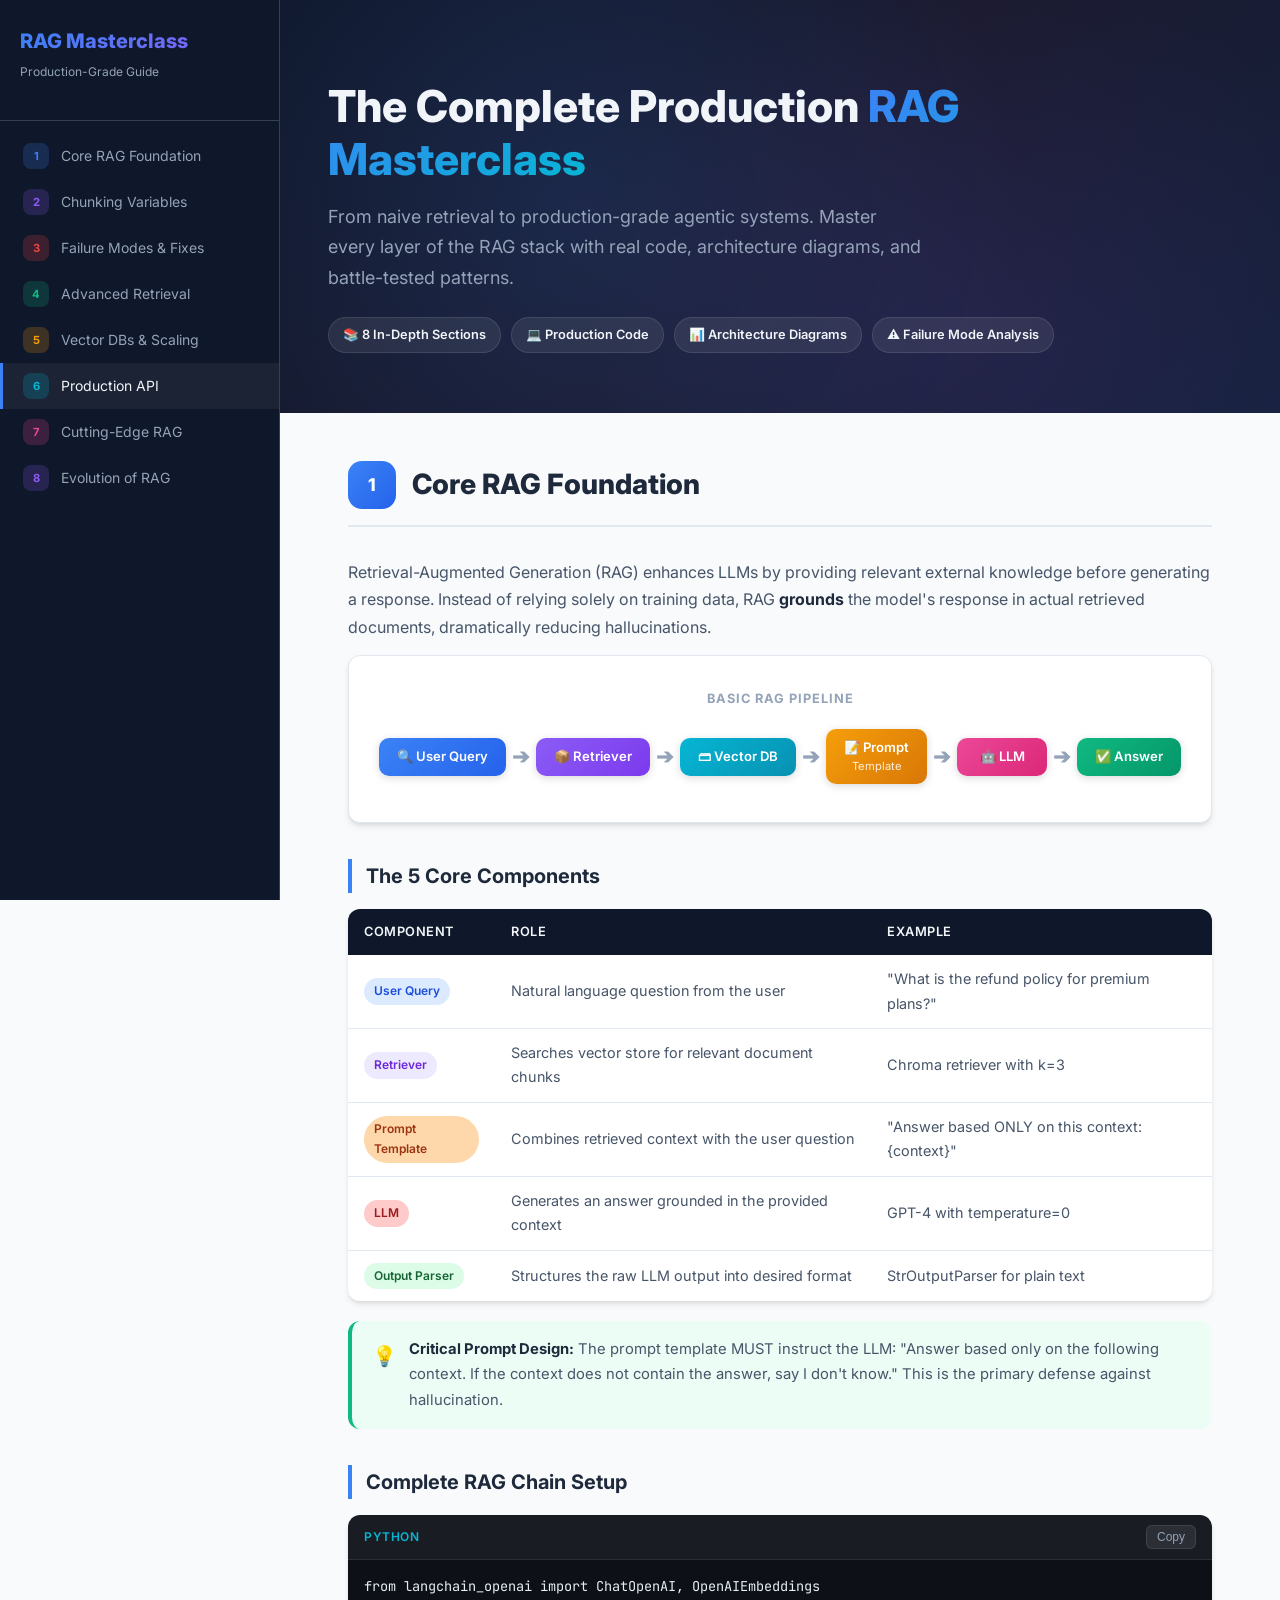
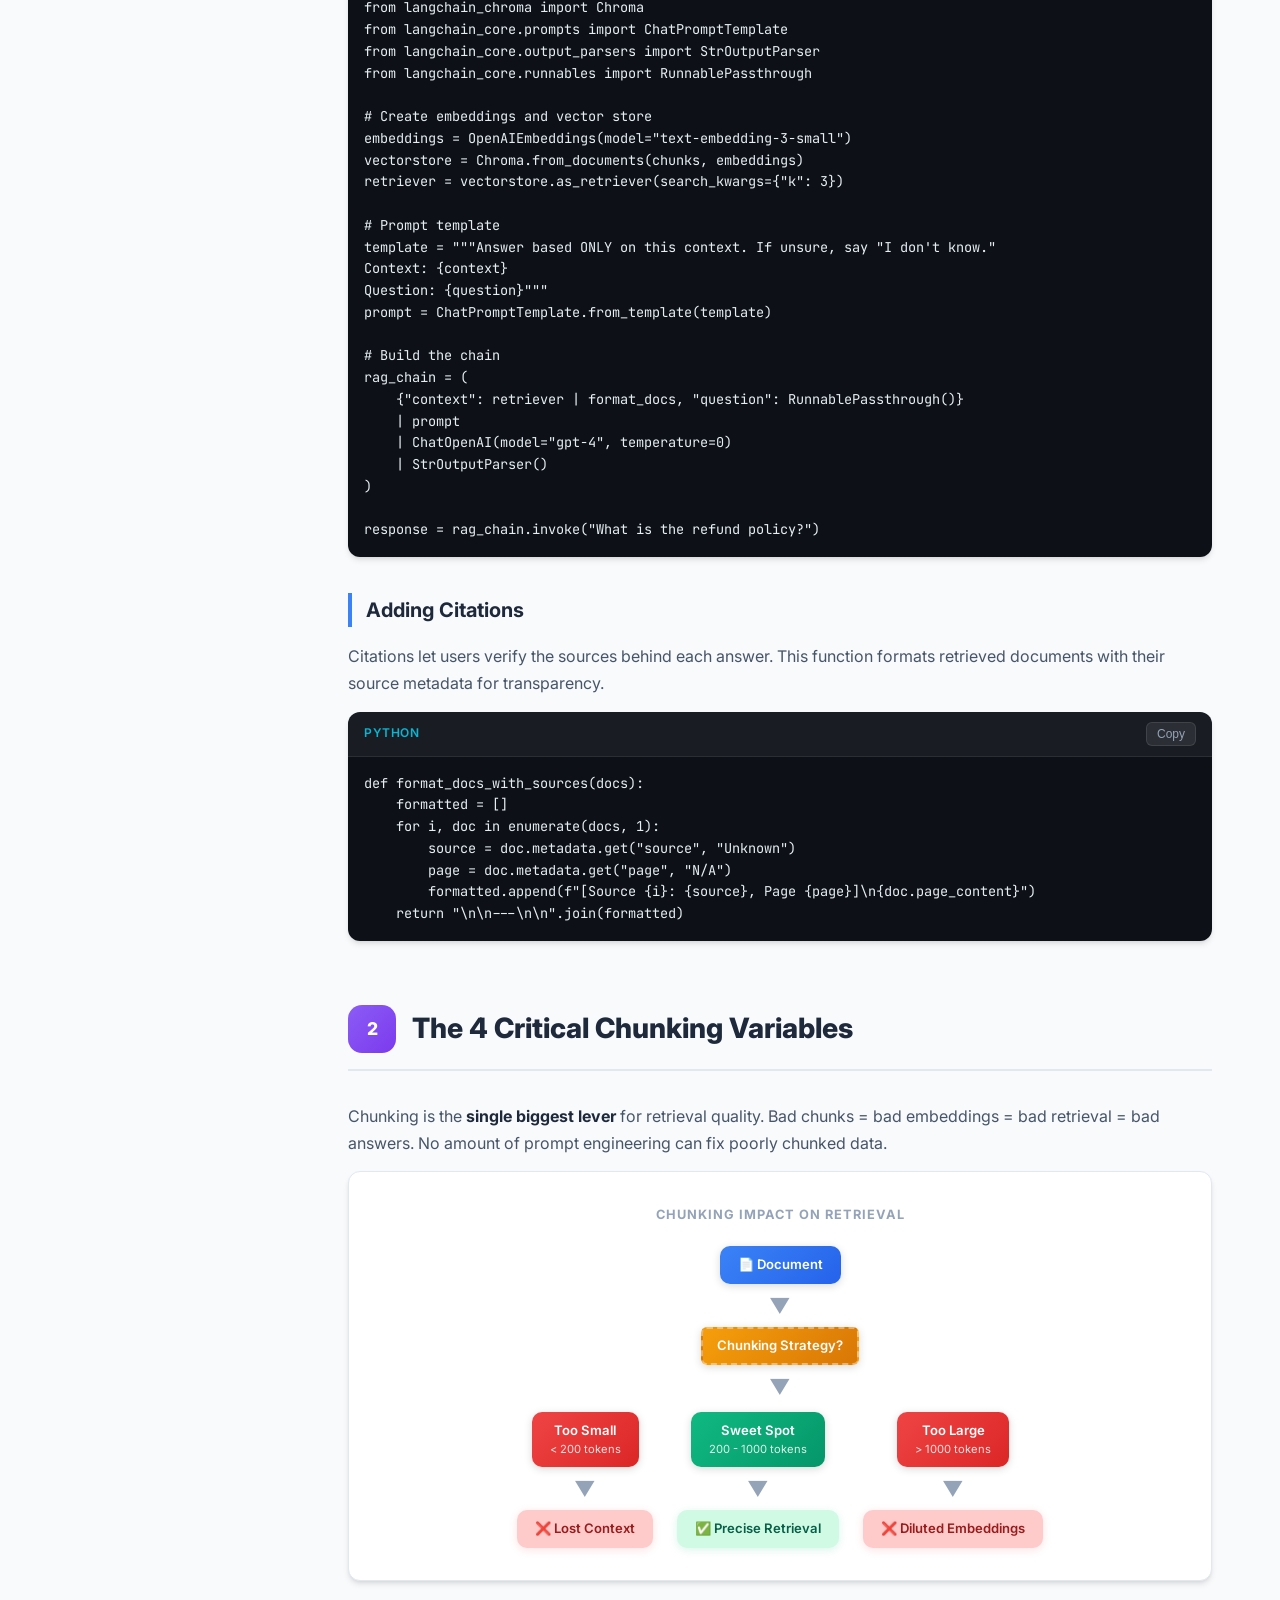
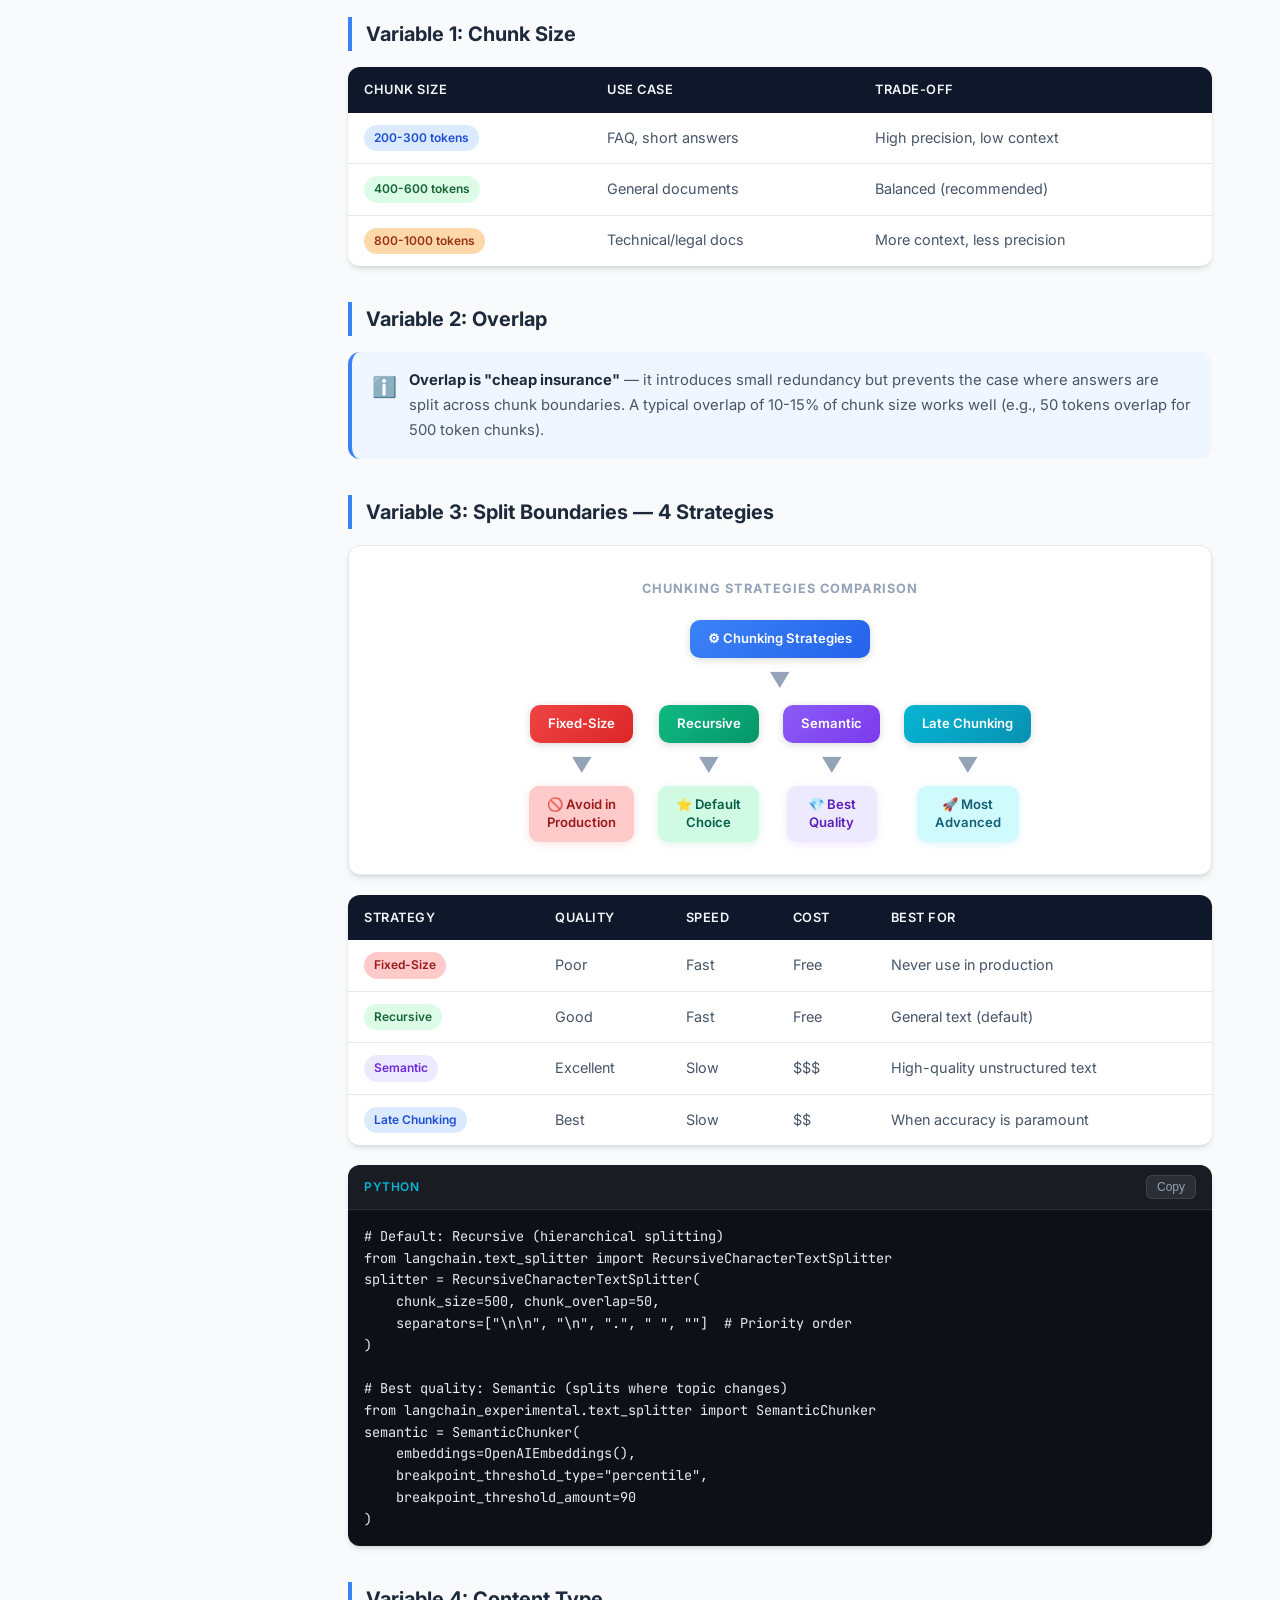
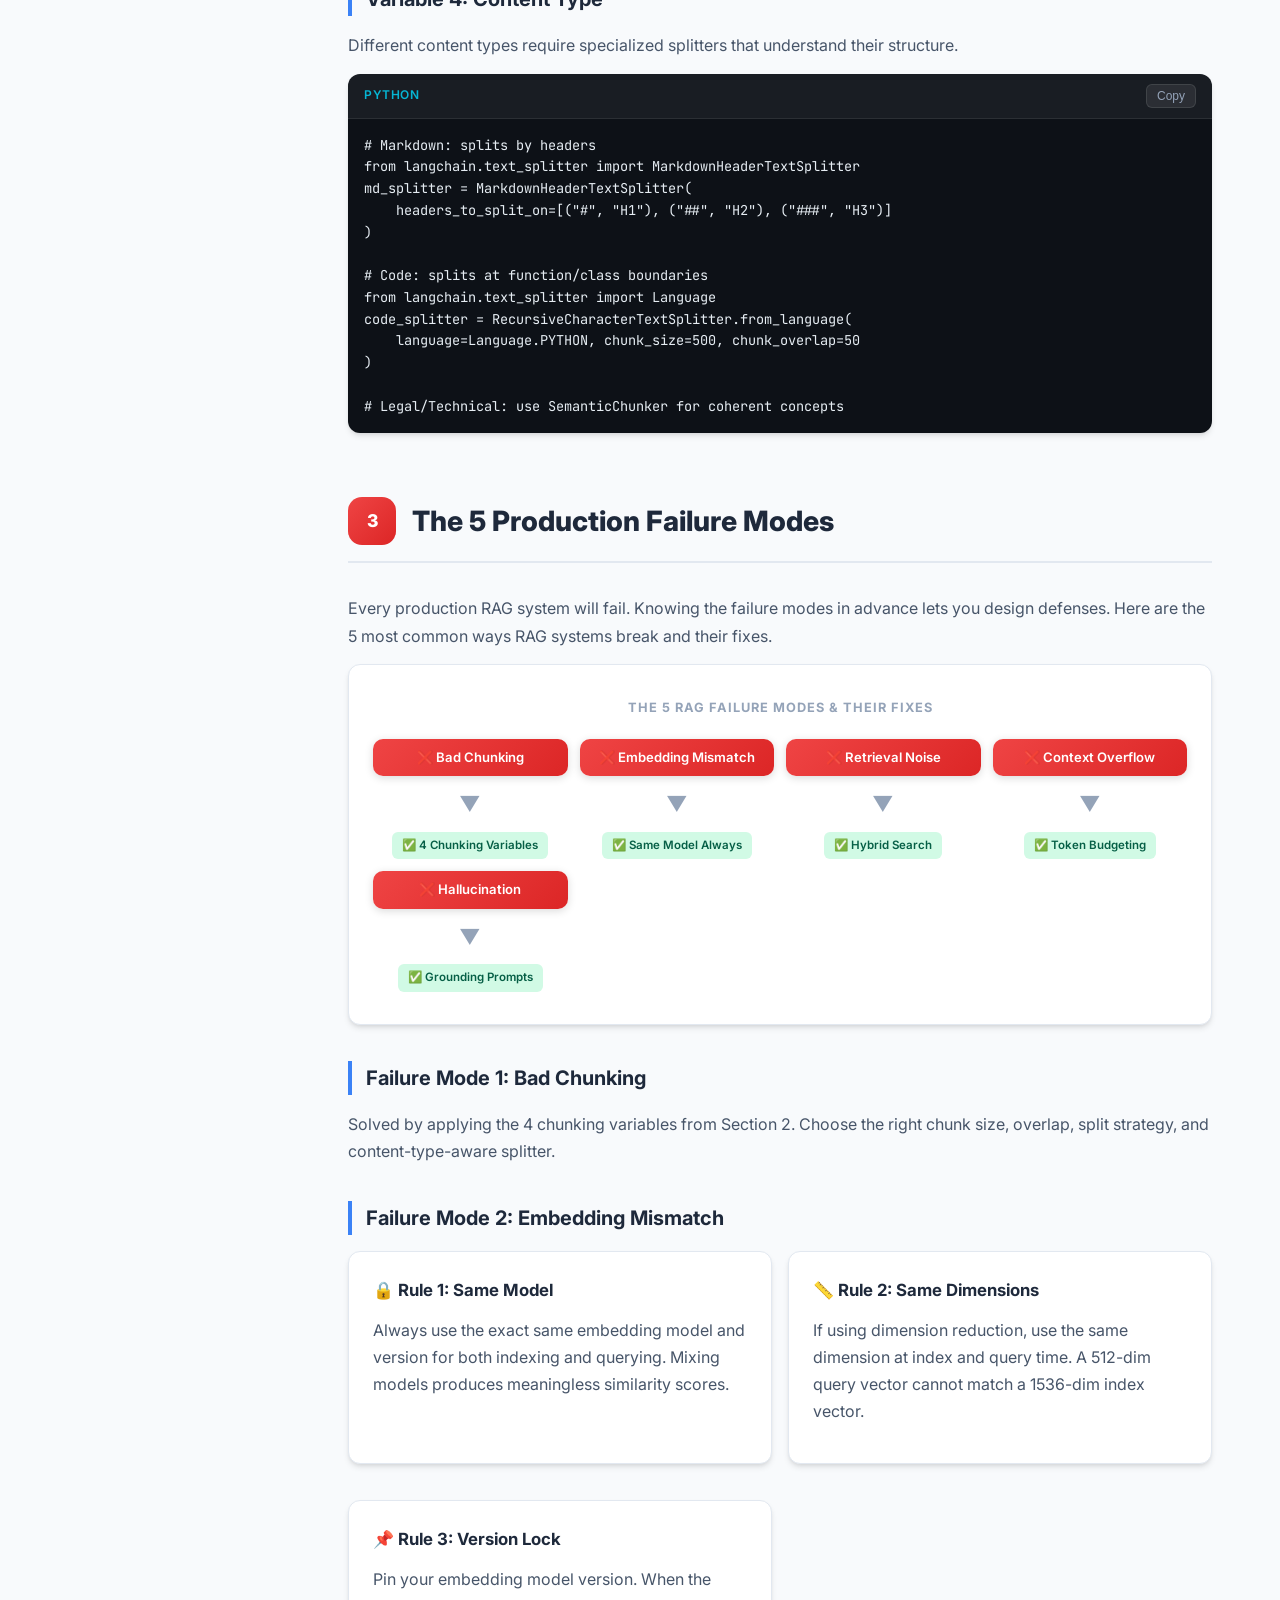
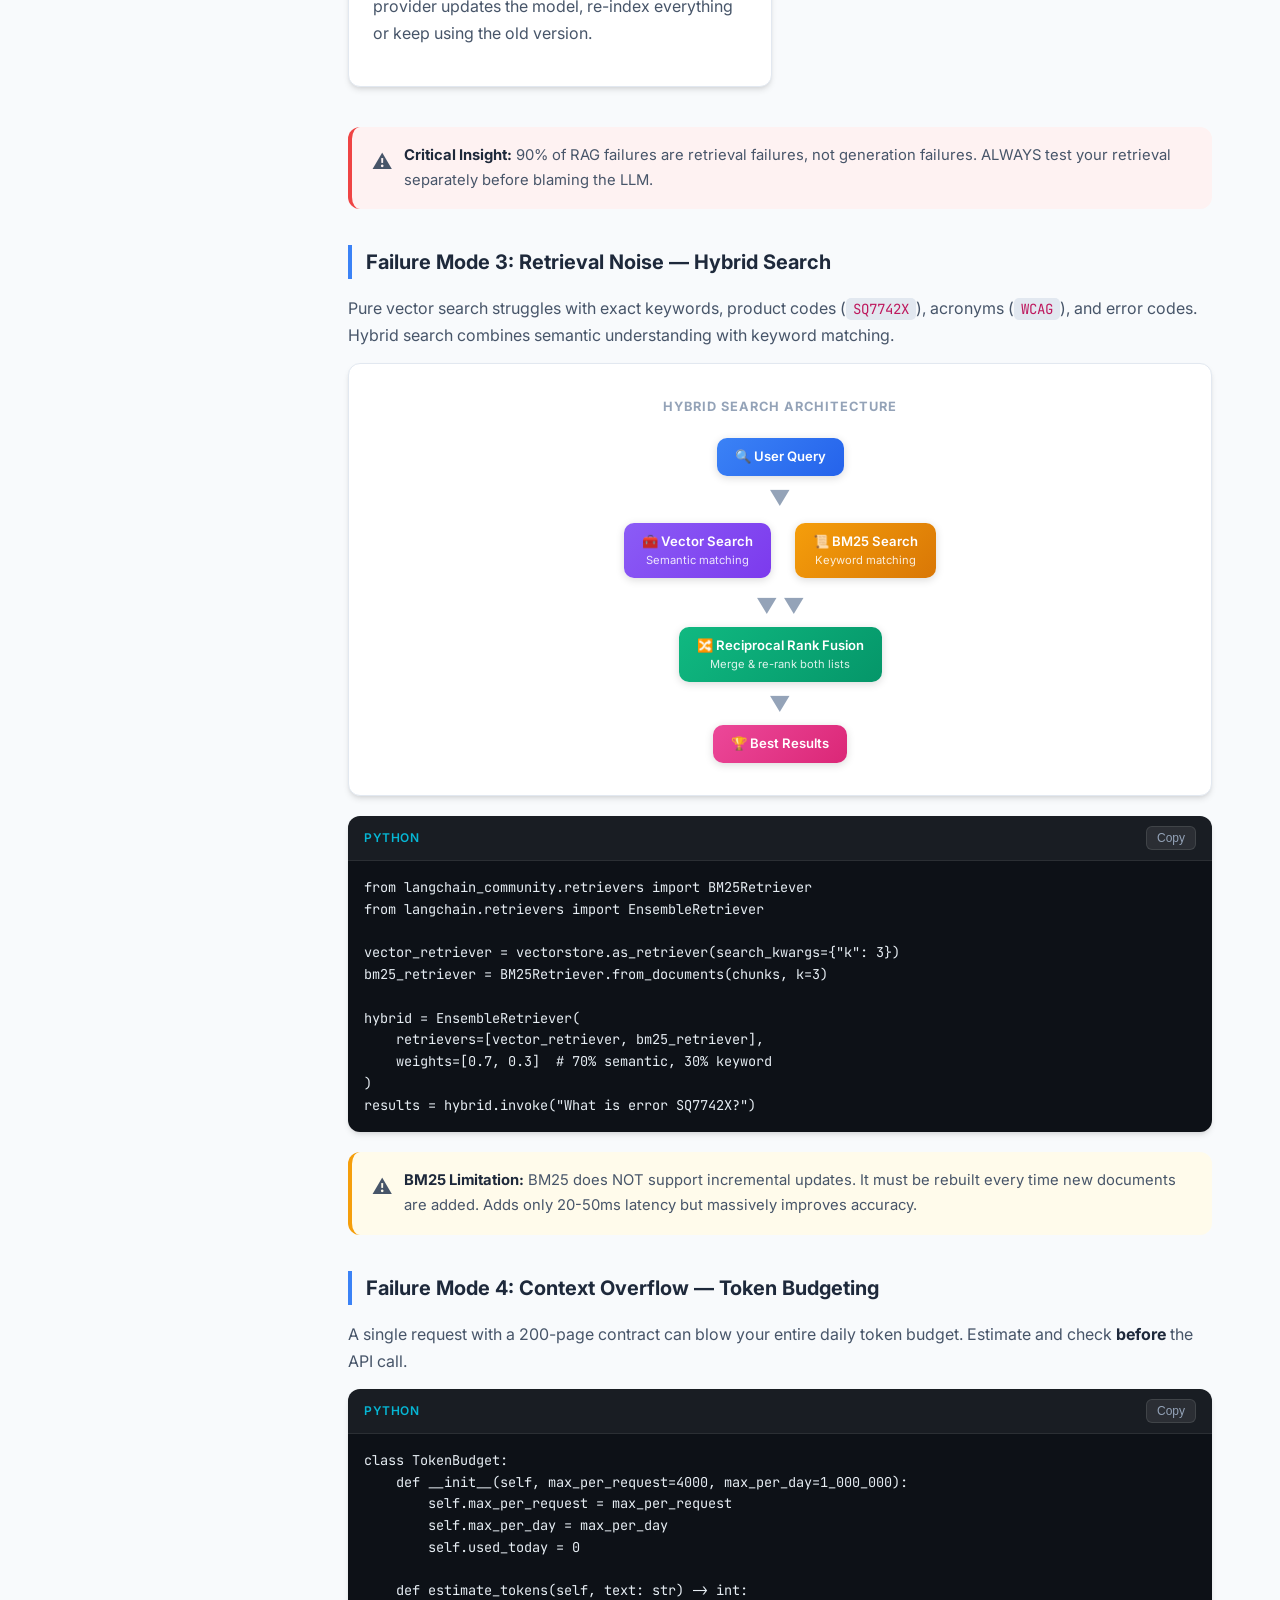
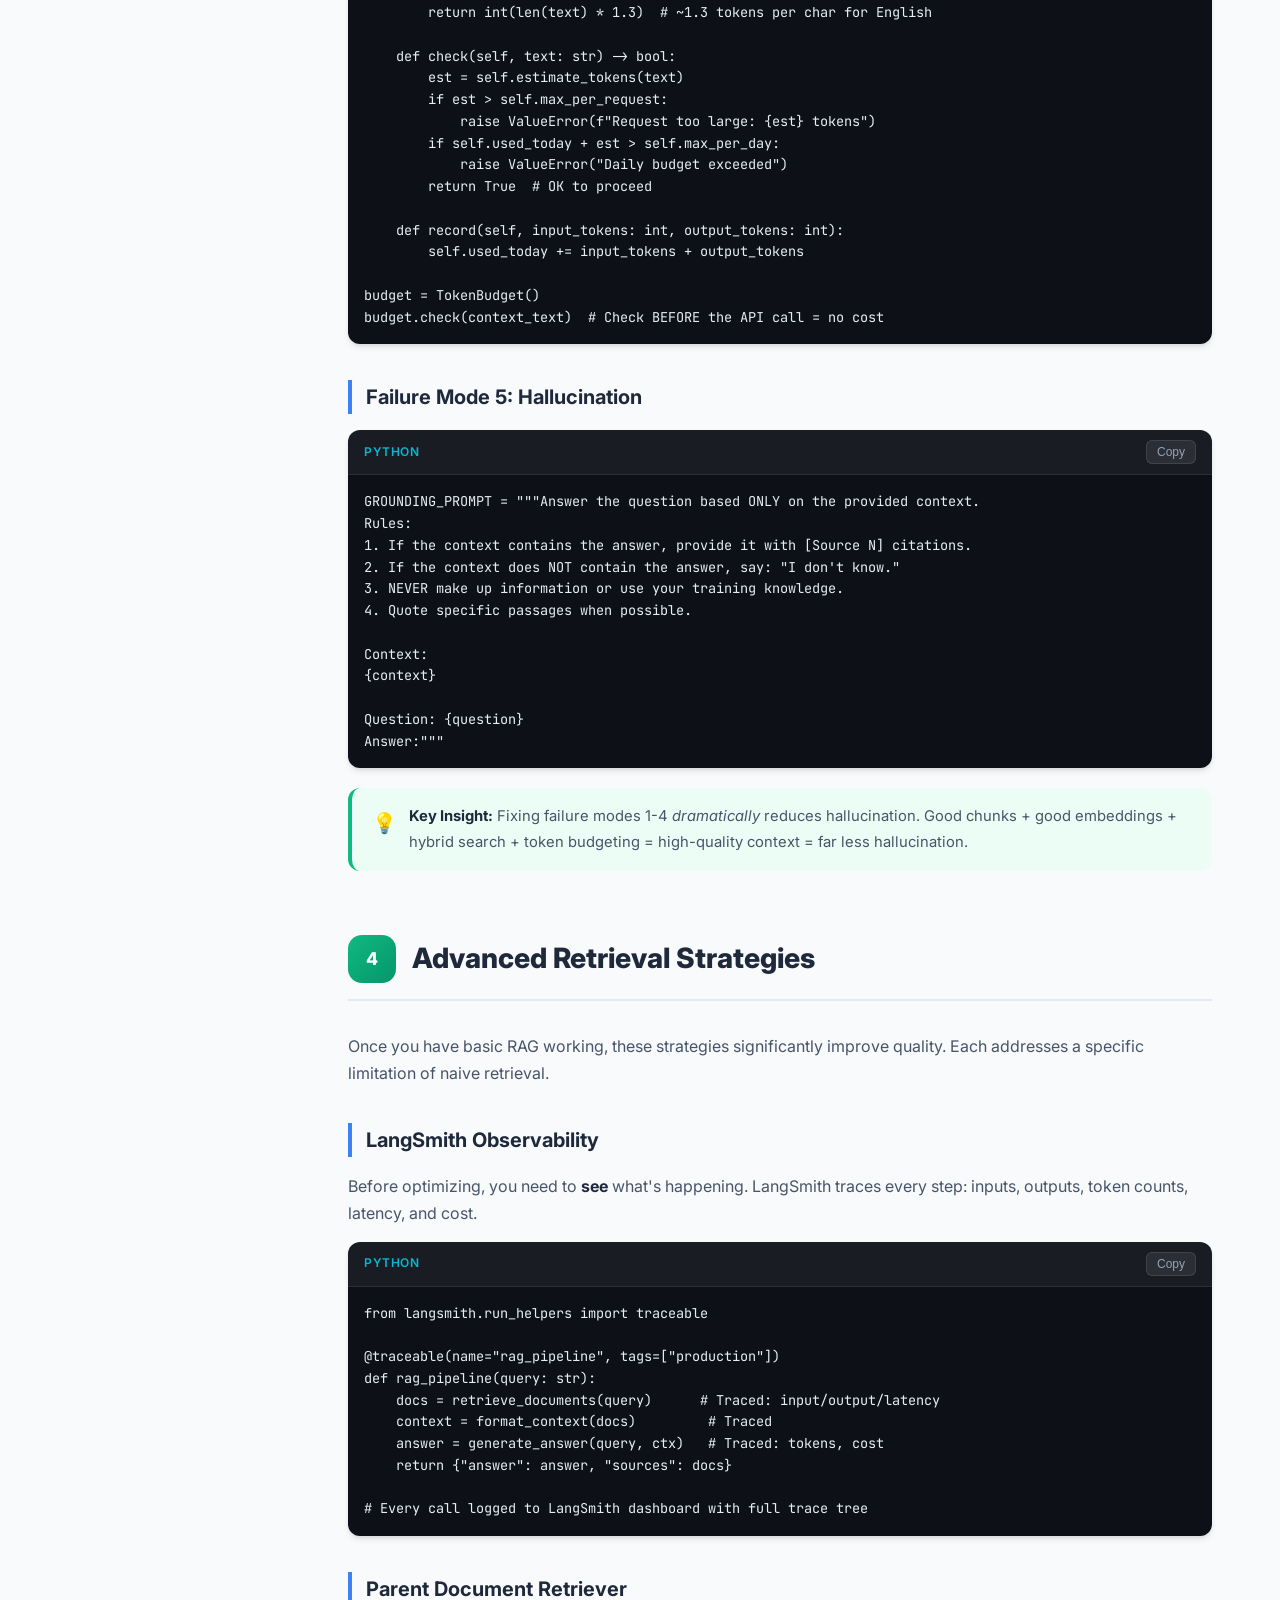
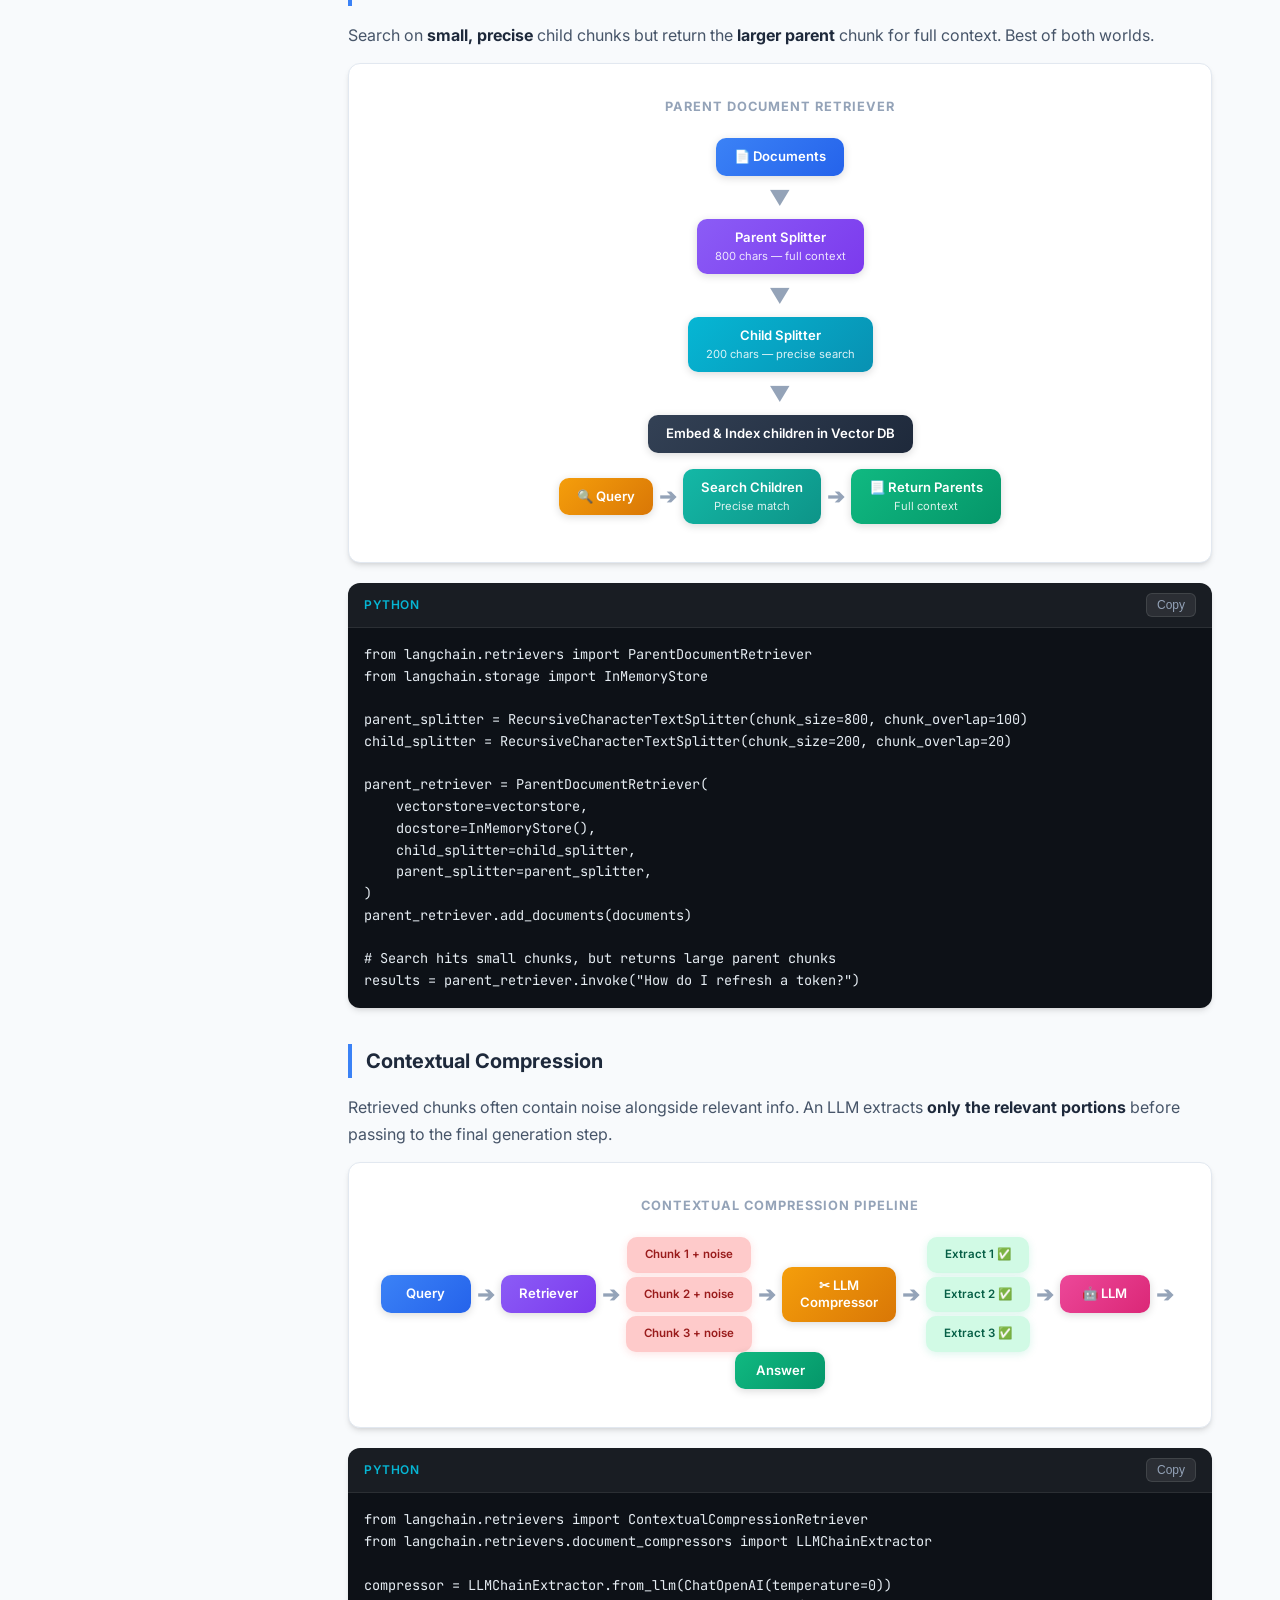
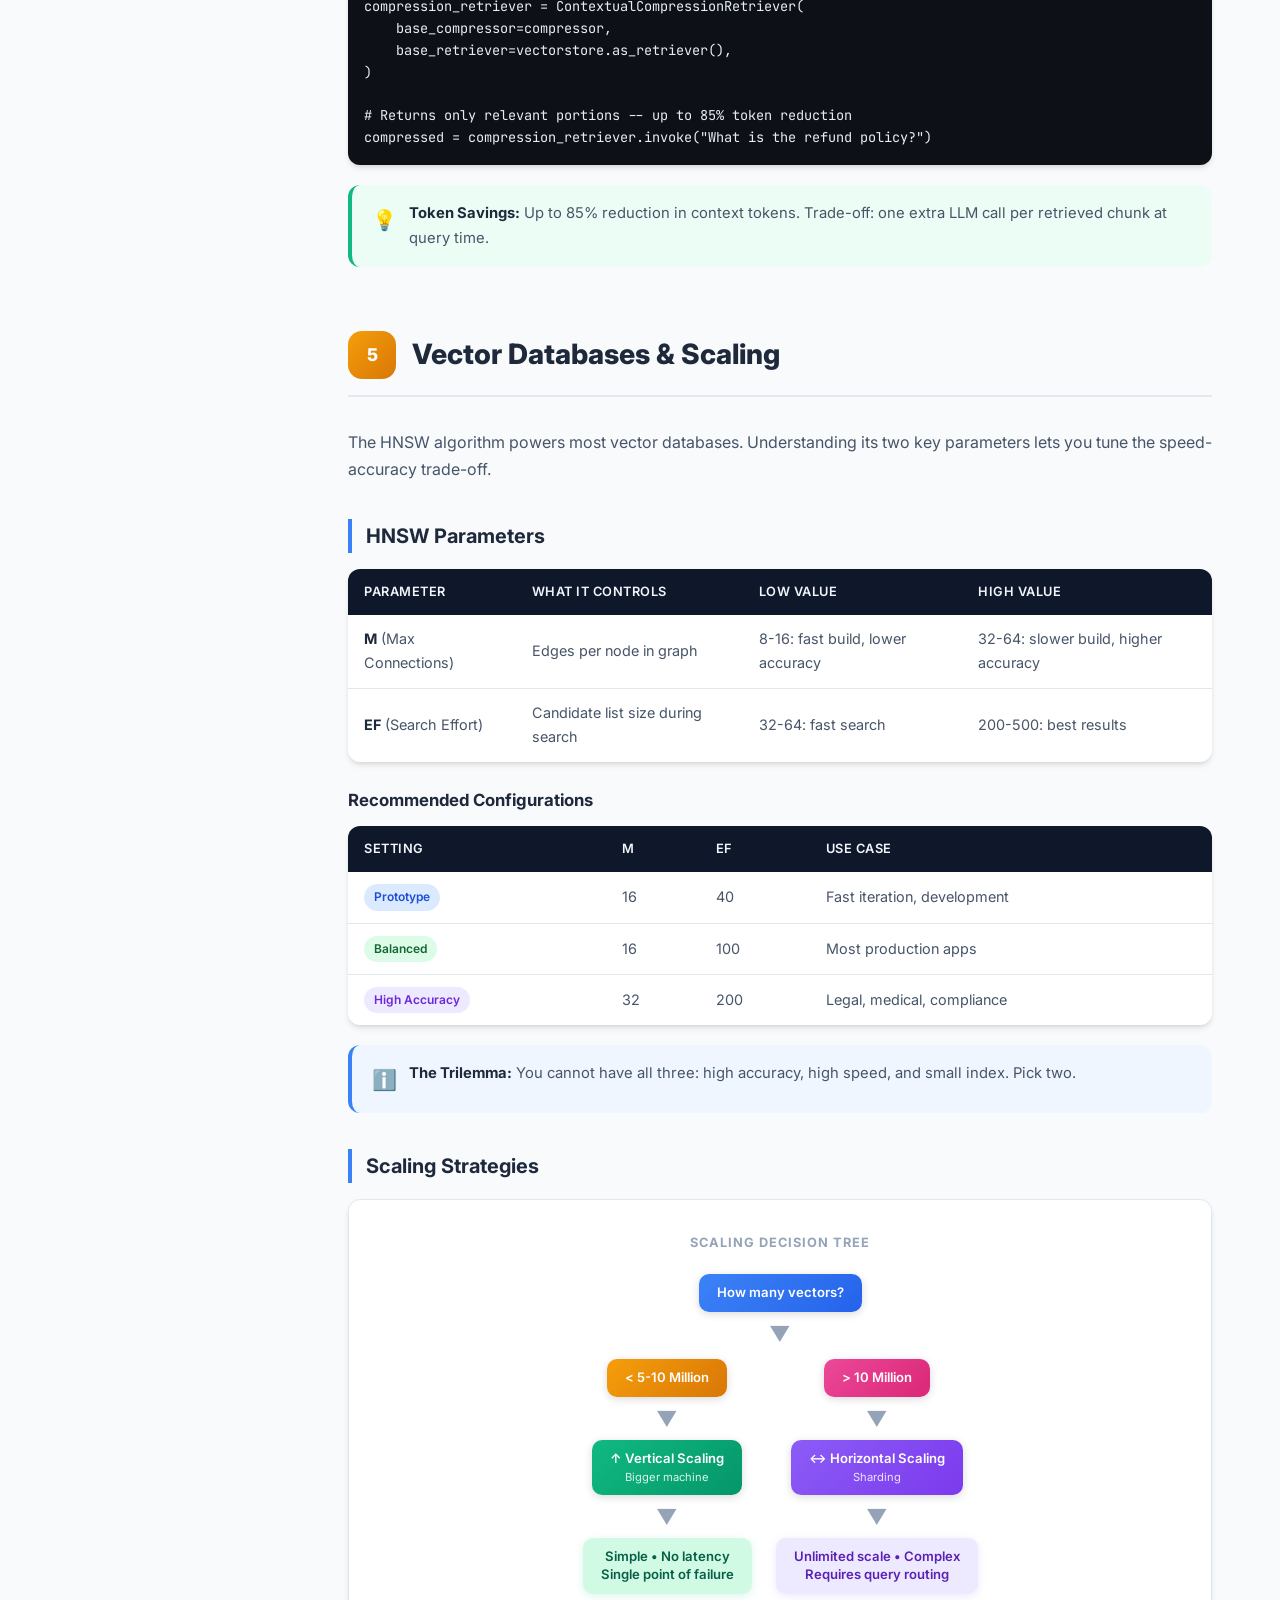
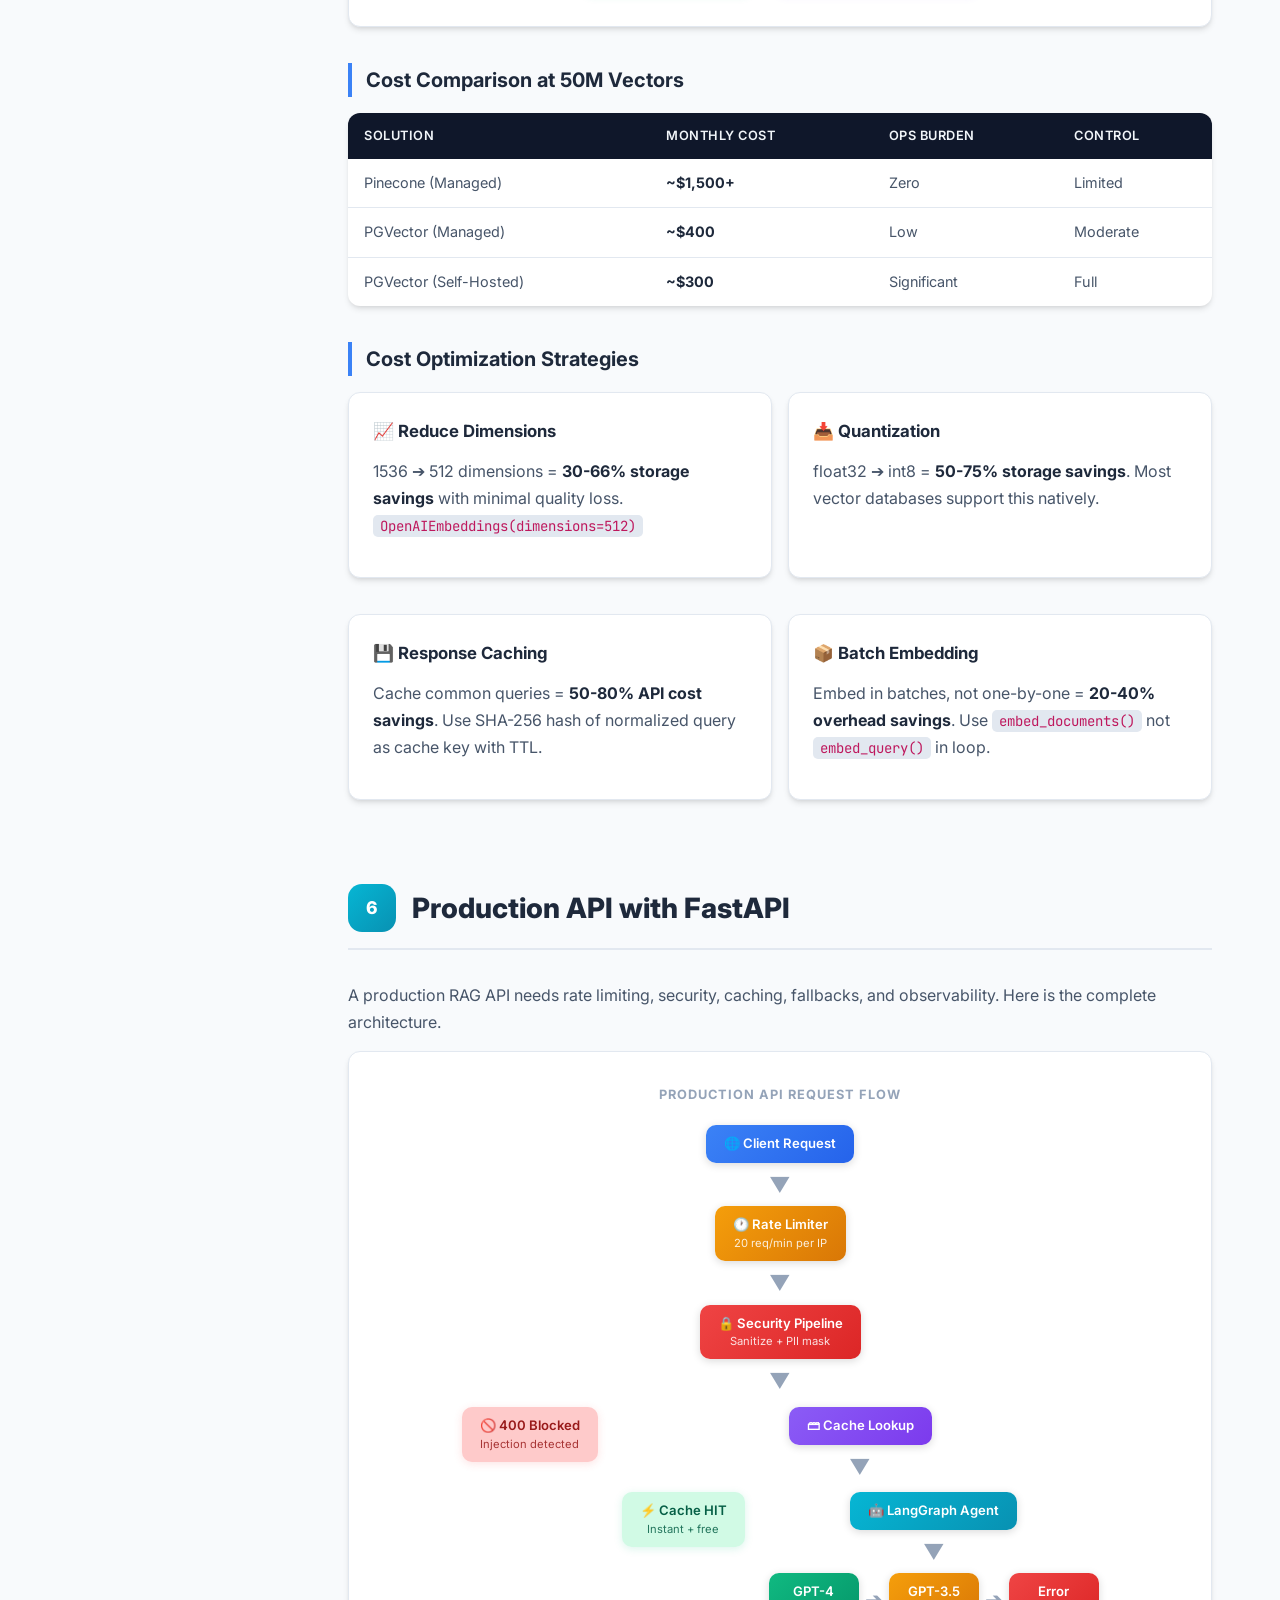
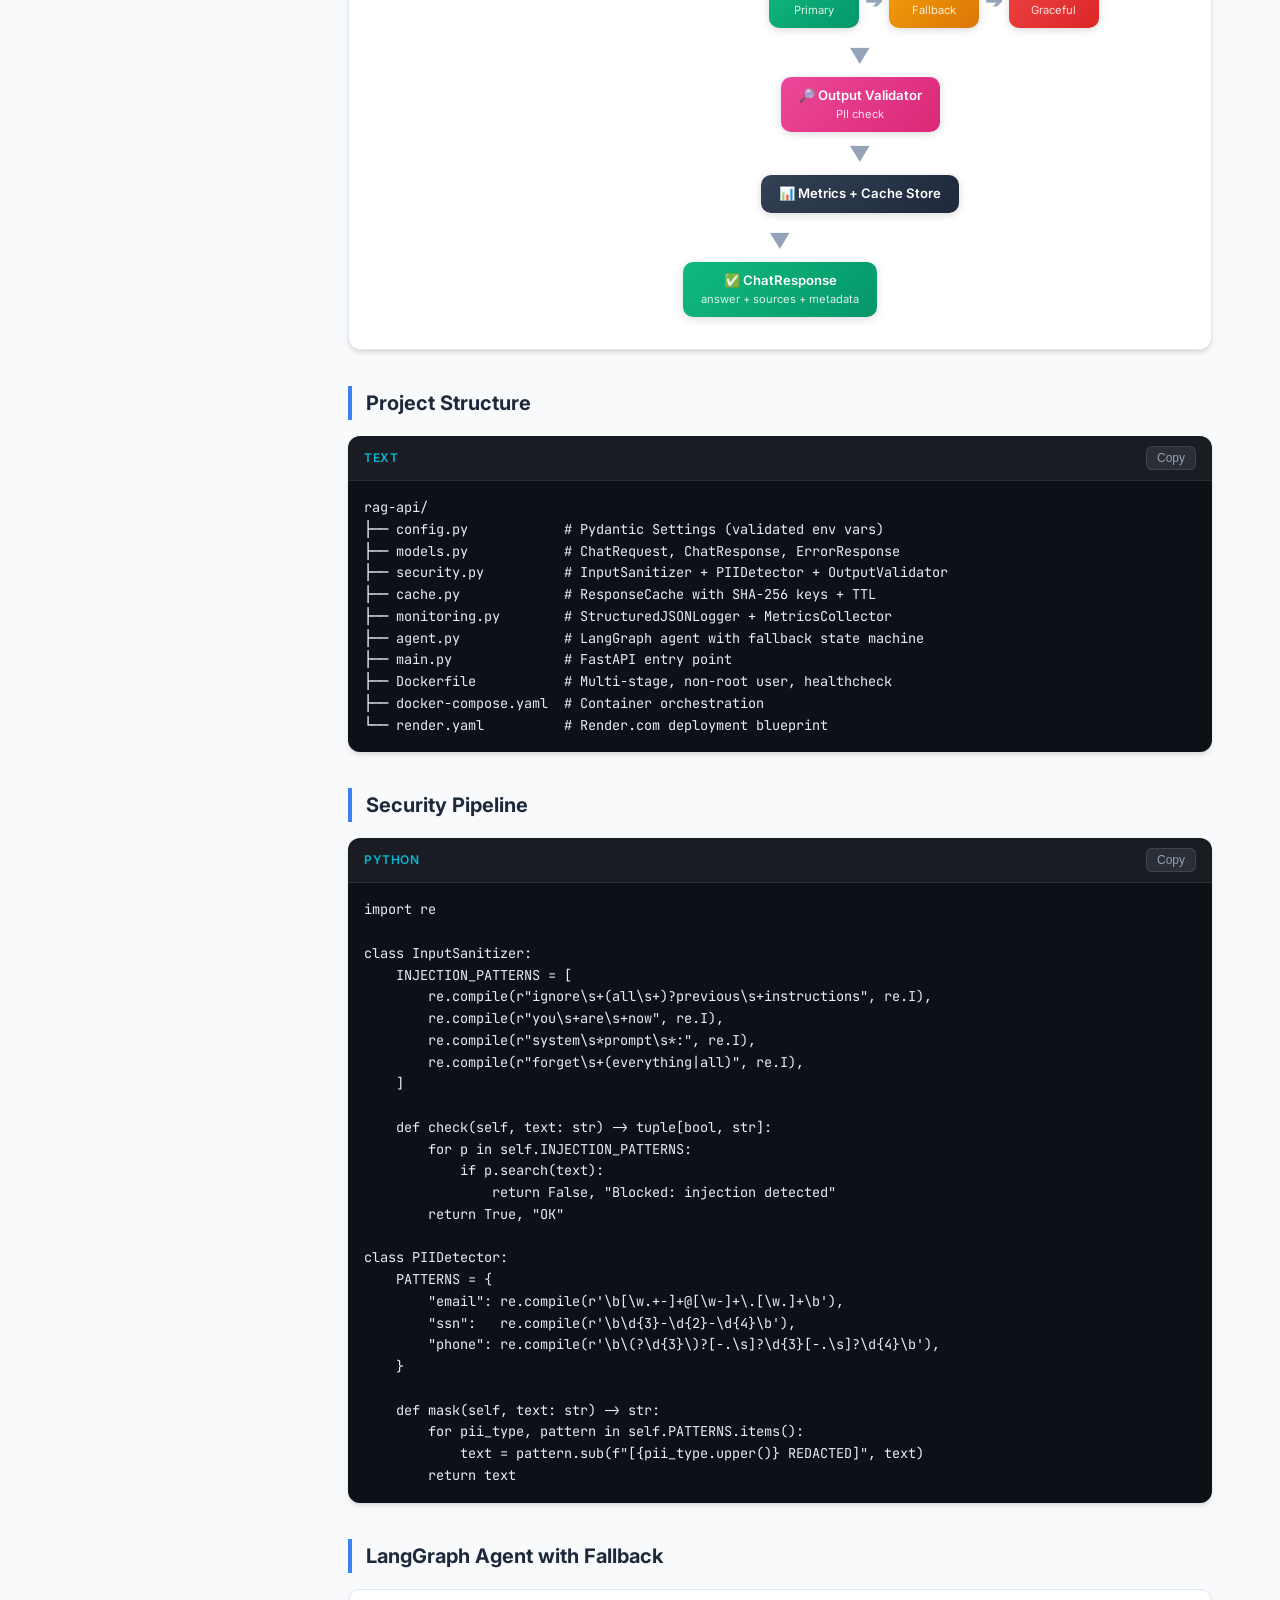
<file: html/index.html>
<!DOCTYPE html>
<html lang="en">
<head>
  <meta charset="UTF-8">
  <meta name="viewport" content="width=device-width, initial-scale=1.0">
  <title>The Complete Production RAG Masterclass</title>
  <link rel="preconnect" href="https://fonts.googleapis.com">
  <link rel="preconnect" href="https://fonts.gstatic.com" crossorigin>
  <link href="https://fonts.googleapis.com/css2?family=Inter:wght@300;400;500;600;700;800;900&family=JetBrains+Mono:wght@400;500;600&display=swap" rel="stylesheet">
  <link rel="stylesheet" href="styles.css">
</head>
<body>

<!-- Sidebar -->
<div class="sidebar-overlay" onclick="toggleSidebar()"></div>
<nav class="sidebar">
  <div class="sidebar-header">
    <h1>RAG Masterclass</h1>
    <p>Production-Grade Guide</p>
  </div>
  <div class="sidebar-nav">
    <a href="#section-1"><span class="nav-num c1">1</span> Core RAG Foundation</a>
    <a href="#section-2"><span class="nav-num c2">2</span> Chunking Variables</a>
    <a href="#section-3"><span class="nav-num c3">3</span> Failure Modes &amp; Fixes</a>
    <a href="#section-4"><span class="nav-num c4">4</span> Advanced Retrieval</a>
    <a href="#section-5"><span class="nav-num c5">5</span> Vector DBs &amp; Scaling</a>
    <a href="#section-6"><span class="nav-num c6">6</span> Production API</a>
    <a href="#section-7"><span class="nav-num c7">7</span> Cutting-Edge RAG</a>
    <a href="#section-8"><span class="nav-num c8">8</span> Evolution of RAG</a>
  </div>
</nav>

<button class="sidebar-toggle" onclick="toggleSidebar()">&#9776;</button>

<!-- Main Content -->
<main class="main">

  <!-- Hero -->
  <section class="hero">
    <div class="hero-content">
      <h1>The Complete Production <span>RAG Masterclass</span></h1>
      <p>From naive retrieval to production-grade agentic systems. Master every layer of the RAG stack with real code, architecture diagrams, and battle-tested patterns.</p>
      <div class="hero-badges">
        <span class="hero-badge">&#128218; 8 In-Depth Sections</span>
        <span class="hero-badge">&#128187; Production Code</span>
        <span class="hero-badge">&#128202; Architecture Diagrams</span>
        <span class="hero-badge">&#9888;&#65039; Failure Mode Analysis</span>
      </div>
    </div>
  </section>

  <div class="content">

    <!-- ================================================================ -->
    <!-- SECTION 1: Core RAG Foundation -->
    <!-- ================================================================ -->
    <div class="section" id="section-1">
      <div class="section-header">
        <span class="section-num c1">1</span>
        <h2>Core RAG Foundation</h2>
      </div>

      <p>Retrieval-Augmented Generation (RAG) enhances LLMs by providing relevant external knowledge before generating a response. Instead of relying solely on training data, RAG <strong>grounds</strong> the model's response in actual retrieved documents, dramatically reducing hallucinations.</p>

      <!-- DIAGRAM 1: Basic RAG Pipeline -->
      <div class="diagram-container">
        <div class="diagram-title">Basic RAG Pipeline</div>
        <div class="flow-row">
          <div class="flow-node fn-blue">&#128269; User Query</div>
          <div class="flow-arrow">&#10132;</div>
          <div class="flow-node fn-purple">&#128230; Retriever</div>
          <div class="flow-arrow">&#10132;</div>
          <div class="flow-node fn-cyan">&#128451; Vector DB</div>
          <div class="flow-arrow">&#10132;</div>
          <div class="flow-node fn-orange">&#128221; Prompt<small>Template</small></div>
          <div class="flow-arrow">&#10132;</div>
          <div class="flow-node fn-pink">&#129302; LLM</div>
          <div class="flow-arrow">&#10132;</div>
          <div class="flow-node fn-green">&#9989; Answer</div>
        </div>
      </div>

      <h3>The 5 Core Components</h3>
      <table>
        <thead><tr><th>Component</th><th>Role</th><th>Example</th></tr></thead>
        <tbody>
          <tr><td><span class="tag tag-blue">User Query</span></td><td>Natural language question from the user</td><td>"What is the refund policy for premium plans?"</td></tr>
          <tr><td><span class="tag tag-purple">Retriever</span></td><td>Searches vector store for relevant document chunks</td><td>Chroma retriever with k=3</td></tr>
          <tr><td><span class="tag tag-orange">Prompt Template</span></td><td>Combines retrieved context with the user question</td><td>"Answer based ONLY on this context: {context}"</td></tr>
          <tr><td><span class="tag tag-red">LLM</span></td><td>Generates an answer grounded in the provided context</td><td>GPT-4 with temperature=0</td></tr>
          <tr><td><span class="tag tag-green">Output Parser</span></td><td>Structures the raw LLM output into desired format</td><td>StrOutputParser for plain text</td></tr>
        </tbody>
      </table>

      <div class="callout tip">
        <span class="callout-icon">&#128161;</span>
        <div><strong>Critical Prompt Design:</strong> The prompt template MUST instruct the LLM: "Answer based only on the following context. If the context does not contain the answer, say I don't know." This is the primary defense against hallucination.</div>
      </div>

      <h3>Complete RAG Chain Setup</h3>
      <div class="code-block">
        <div class="code-header"><span class="code-lang">python</span><button class="code-copy" onclick="copyCode(this)">Copy</button></div>
        <pre><code>from langchain_openai import ChatOpenAI, OpenAIEmbeddings
from langchain_chroma import Chroma
from langchain_core.prompts import ChatPromptTemplate
from langchain_core.output_parsers import StrOutputParser
from langchain_core.runnables import RunnablePassthrough

# Create embeddings and vector store
embeddings = OpenAIEmbeddings(model="text-embedding-3-small")
vectorstore = Chroma.from_documents(chunks, embeddings)
retriever = vectorstore.as_retriever(search_kwargs={"k": 3})

# Prompt template
template = """Answer based ONLY on this context. If unsure, say "I don't know."
Context: {context}
Question: {question}"""
prompt = ChatPromptTemplate.from_template(template)

# Build the chain
rag_chain = (
    {"context": retriever | format_docs, "question": RunnablePassthrough()}
    | prompt
    | ChatOpenAI(model="gpt-4", temperature=0)
    | StrOutputParser()
)

response = rag_chain.invoke("What is the refund policy?")</code></pre>
      </div>

      <h3>Adding Citations</h3>
      <p>Citations let users verify the sources behind each answer. This function formats retrieved documents with their source metadata for transparency.</p>
      <div class="code-block">
        <div class="code-header"><span class="code-lang">python</span><button class="code-copy" onclick="copyCode(this)">Copy</button></div>
        <pre><code>def format_docs_with_sources(docs):
    formatted = []
    for i, doc in enumerate(docs, 1):
        source = doc.metadata.get("source", "Unknown")
        page = doc.metadata.get("page", "N/A")
        formatted.append(f"[Source {i}: {source}, Page {page}]\n{doc.page_content}")
    return "\n\n---\n\n".join(formatted)</code></pre>
      </div>
    </div>

    <!-- ================================================================ -->
    <!-- SECTION 2: The 4 Critical Chunking Variables -->
    <!-- ================================================================ -->
    <div class="section" id="section-2">
      <div class="section-header">
        <span class="section-num c2">2</span>
        <h2>The 4 Critical Chunking Variables</h2>
      </div>

      <p>Chunking is the <strong>single biggest lever</strong> for retrieval quality. Bad chunks = bad embeddings = bad retrieval = bad answers. No amount of prompt engineering can fix poorly chunked data.</p>

      <!-- DIAGRAM 2: Chunking Impact -->
      <div class="diagram-container">
        <div class="diagram-title">Chunking Impact on Retrieval</div>
        <div class="flow-col">
          <div class="flow-node fn-blue">&#128196; Document</div>
          <div class="flow-arrow-down">&#9660;</div>
          <div class="flow-node fn-orange diamond">Chunking Strategy?</div>
          <div class="flow-arrow-down">&#9660;</div>
          <div class="flow-branches">
            <div class="flow-branch">
              <div class="flow-node fn-red">Too Small<small>&lt; 200 tokens</small></div>
              <div class="flow-arrow-down">&#9660;</div>
              <div class="flow-node fn-red-light">&#10060; Lost Context</div>
            </div>
            <div class="flow-branch">
              <div class="flow-node fn-green">Sweet Spot<small>200 - 1000 tokens</small></div>
              <div class="flow-arrow-down">&#9660;</div>
              <div class="flow-node fn-green-light">&#9989; Precise Retrieval</div>
            </div>
            <div class="flow-branch">
              <div class="flow-node fn-red">Too Large<small>&gt; 1000 tokens</small></div>
              <div class="flow-arrow-down">&#9660;</div>
              <div class="flow-node fn-red-light">&#10060; Diluted Embeddings</div>
            </div>
          </div>
        </div>
      </div>

      <h3>Variable 1: Chunk Size</h3>
      <table>
        <thead><tr><th>Chunk Size</th><th>Use Case</th><th>Trade-off</th></tr></thead>
        <tbody>
          <tr><td><span class="tag tag-blue">200-300 tokens</span></td><td>FAQ, short answers</td><td>High precision, low context</td></tr>
          <tr><td><span class="tag tag-green">400-600 tokens</span></td><td>General documents</td><td>Balanced (recommended)</td></tr>
          <tr><td><span class="tag tag-orange">800-1000 tokens</span></td><td>Technical/legal docs</td><td>More context, less precision</td></tr>
        </tbody>
      </table>

      <h3>Variable 2: Overlap</h3>
      <div class="callout info">
        <span class="callout-icon">&#8505;&#65039;</span>
        <div><strong>Overlap is "cheap insurance"</strong> &mdash; it introduces small redundancy but prevents the case where answers are split across chunk boundaries. A typical overlap of 10-15% of chunk size works well (e.g., 50 tokens overlap for 500 token chunks).</div>
      </div>

      <h3>Variable 3: Split Boundaries &mdash; 4 Strategies</h3>

      <!-- DIAGRAM 3: Chunking Strategies -->
      <div class="diagram-container">
        <div class="diagram-title">Chunking Strategies Comparison</div>
        <div class="flow-col">
          <div class="flow-node fn-blue">&#9881; Chunking Strategies</div>
          <div class="flow-arrow-down">&#9660;</div>
          <div class="flow-branches">
            <div class="flow-branch">
              <div class="flow-node fn-red">Fixed-Size</div>
              <div class="flow-arrow-down">&#9660;</div>
              <div class="flow-node fn-red-light">&#128683; Avoid in<br>Production</div>
            </div>
            <div class="flow-branch">
              <div class="flow-node fn-green">Recursive</div>
              <div class="flow-arrow-down">&#9660;</div>
              <div class="flow-node fn-green-light">&#11088; Default<br>Choice</div>
            </div>
            <div class="flow-branch">
              <div class="flow-node fn-purple">Semantic</div>
              <div class="flow-arrow-down">&#9660;</div>
              <div class="flow-node fn-purple-light">&#128142; Best<br>Quality</div>
            </div>
            <div class="flow-branch">
              <div class="flow-node fn-cyan">Late Chunking</div>
              <div class="flow-arrow-down">&#9660;</div>
              <div class="flow-node fn-cyan-light">&#128640; Most<br>Advanced</div>
            </div>
          </div>
        </div>
      </div>

      <table>
        <thead><tr><th>Strategy</th><th>Quality</th><th>Speed</th><th>Cost</th><th>Best For</th></tr></thead>
        <tbody>
          <tr><td><span class="tag tag-red">Fixed-Size</span></td><td>Poor</td><td>Fast</td><td>Free</td><td>Never use in production</td></tr>
          <tr><td><span class="tag tag-green">Recursive</span></td><td>Good</td><td>Fast</td><td>Free</td><td>General text (default)</td></tr>
          <tr><td><span class="tag tag-purple">Semantic</span></td><td>Excellent</td><td>Slow</td><td>$$$</td><td>High-quality unstructured text</td></tr>
          <tr><td><span class="tag tag-blue">Late Chunking</span></td><td>Best</td><td>Slow</td><td>$$</td><td>When accuracy is paramount</td></tr>
        </tbody>
      </table>

      <div class="code-block">
        <div class="code-header"><span class="code-lang">python</span><button class="code-copy" onclick="copyCode(this)">Copy</button></div>
        <pre><code># Default: Recursive (hierarchical splitting)
from langchain.text_splitter import RecursiveCharacterTextSplitter
splitter = RecursiveCharacterTextSplitter(
    chunk_size=500, chunk_overlap=50,
    separators=["\n\n", "\n", ".", " ", ""]  # Priority order
)

# Best quality: Semantic (splits where topic changes)
from langchain_experimental.text_splitter import SemanticChunker
semantic = SemanticChunker(
    embeddings=OpenAIEmbeddings(),
    breakpoint_threshold_type="percentile",
    breakpoint_threshold_amount=90
)</code></pre>
      </div>

      <h3>Variable 4: Content Type</h3>
      <p>Different content types require specialized splitters that understand their structure.</p>
      <div class="code-block">
        <div class="code-header"><span class="code-lang">python</span><button class="code-copy" onclick="copyCode(this)">Copy</button></div>
        <pre><code># Markdown: splits by headers
from langchain.text_splitter import MarkdownHeaderTextSplitter
md_splitter = MarkdownHeaderTextSplitter(
    headers_to_split_on=[("#", "H1"), ("##", "H2"), ("###", "H3")]
)

# Code: splits at function/class boundaries
from langchain.text_splitter import Language
code_splitter = RecursiveCharacterTextSplitter.from_language(
    language=Language.PYTHON, chunk_size=500, chunk_overlap=50
)

# Legal/Technical: use SemanticChunker for coherent concepts</code></pre>
      </div>
    </div>

    <!-- ================================================================ -->
    <!-- SECTION 3: The 5 Production Failure Modes -->
    <!-- ================================================================ -->
    <div class="section" id="section-3">
      <div class="section-header">
        <span class="section-num c3">3</span>
        <h2>The 5 Production Failure Modes</h2>
      </div>

      <p>Every production RAG system will fail. Knowing the failure modes in advance lets you design defenses. Here are the 5 most common ways RAG systems break and their fixes.</p>

      <!-- DIAGRAM 4: 5 Failure Modes -->
      <div class="diagram-container">
        <div class="diagram-title">The 5 RAG Failure Modes &amp; Their Fixes</div>
        <div class="failure-grid">
          <div class="failure-item">
            <div class="flow-node fn-red" style="width:100%">&#10060; Bad Chunking</div>
            <div class="flow-arrow-down">&#9660;</div>
            <div class="failure-fix">&#9989; 4 Chunking Variables</div>
          </div>
          <div class="failure-item">
            <div class="flow-node fn-red" style="width:100%">&#10060; Embedding Mismatch</div>
            <div class="flow-arrow-down">&#9660;</div>
            <div class="failure-fix">&#9989; Same Model Always</div>
          </div>
          <div class="failure-item">
            <div class="flow-node fn-red" style="width:100%">&#10060; Retrieval Noise</div>
            <div class="flow-arrow-down">&#9660;</div>
            <div class="failure-fix">&#9989; Hybrid Search</div>
          </div>
          <div class="failure-item">
            <div class="flow-node fn-red" style="width:100%">&#10060; Context Overflow</div>
            <div class="flow-arrow-down">&#9660;</div>
            <div class="failure-fix">&#9989; Token Budgeting</div>
          </div>
          <div class="failure-item">
            <div class="flow-node fn-red" style="width:100%">&#10060; Hallucination</div>
            <div class="flow-arrow-down">&#9660;</div>
            <div class="failure-fix">&#9989; Grounding Prompts</div>
          </div>
        </div>
      </div>

      <h3>Failure Mode 1: Bad Chunking</h3>
      <p>Solved by applying the 4 chunking variables from Section 2. Choose the right chunk size, overlap, split strategy, and content-type-aware splitter.</p>

      <h3>Failure Mode 2: Embedding Mismatch</h3>
      <div class="card-grid">
        <div class="card"><h4>&#128274; Rule 1: Same Model</h4><p>Always use the exact same embedding model and version for both indexing and querying. Mixing models produces meaningless similarity scores.</p></div>
        <div class="card"><h4>&#128207; Rule 2: Same Dimensions</h4><p>If using dimension reduction, use the same dimension at index and query time. A 512-dim query vector cannot match a 1536-dim index vector.</p></div>
        <div class="card"><h4>&#128204; Rule 3: Version Lock</h4><p>Pin your embedding model version. When the provider updates the model, re-index everything or keep using the old version.</p></div>
      </div>

      <div class="callout danger">
        <span class="callout-icon">&#9888;&#65039;</span>
        <div><strong>Critical Insight:</strong> 90% of RAG failures are retrieval failures, not generation failures. ALWAYS test your retrieval separately before blaming the LLM.</div>
      </div>

      <h3>Failure Mode 3: Retrieval Noise &mdash; Hybrid Search</h3>
      <p>Pure vector search struggles with exact keywords, product codes (<code>SQ7742X</code>), acronyms (<code>WCAG</code>), and error codes. Hybrid search combines semantic understanding with keyword matching.</p>

      <!-- DIAGRAM 5: Hybrid Search -->
      <div class="diagram-container">
        <div class="diagram-title">Hybrid Search Architecture</div>
        <div class="flow-col">
          <div class="flow-node fn-blue">&#128269; User Query</div>
          <div class="flow-arrow-down">&#9660;</div>
          <div class="flow-branches">
            <div class="flow-branch">
              <div class="flow-node fn-purple">&#129520; Vector Search<small>Semantic matching</small></div>
            </div>
            <div class="flow-branch">
              <div class="flow-node fn-orange">&#128220; BM25 Search<small>Keyword matching</small></div>
            </div>
          </div>
          <div class="flow-arrow-down" style="margin-top:6px">&#9660; &#9660;</div>
          <div class="flow-node fn-green">&#128256; Reciprocal Rank Fusion<small>Merge &amp; re-rank both lists</small></div>
          <div class="flow-arrow-down">&#9660;</div>
          <div class="flow-node fn-pink">&#127942; Best Results</div>
        </div>
      </div>

      <div class="code-block">
        <div class="code-header"><span class="code-lang">python</span><button class="code-copy" onclick="copyCode(this)">Copy</button></div>
        <pre><code>from langchain_community.retrievers import BM25Retriever
from langchain.retrievers import EnsembleRetriever

vector_retriever = vectorstore.as_retriever(search_kwargs={"k": 3})
bm25_retriever = BM25Retriever.from_documents(chunks, k=3)

hybrid = EnsembleRetriever(
    retrievers=[vector_retriever, bm25_retriever],
    weights=[0.7, 0.3]  # 70% semantic, 30% keyword
)
results = hybrid.invoke("What is error SQ7742X?")</code></pre>
      </div>

      <div class="callout warn">
        <span class="callout-icon">&#9888;&#65039;</span>
        <div><strong>BM25 Limitation:</strong> BM25 does NOT support incremental updates. It must be rebuilt every time new documents are added. Adds only 20-50ms latency but massively improves accuracy.</div>
      </div>

      <h3>Failure Mode 4: Context Overflow &mdash; Token Budgeting</h3>
      <p>A single request with a 200-page contract can blow your entire daily token budget. Estimate and check <strong>before</strong> the API call.</p>
      <div class="code-block">
        <div class="code-header"><span class="code-lang">python</span><button class="code-copy" onclick="copyCode(this)">Copy</button></div>
        <pre><code>class TokenBudget:
    def __init__(self, max_per_request=4000, max_per_day=1_000_000):
        self.max_per_request = max_per_request
        self.max_per_day = max_per_day
        self.used_today = 0

    def estimate_tokens(self, text: str) -> int:
        return int(len(text) * 1.3)  # ~1.3 tokens per char for English

    def check(self, text: str) -> bool:
        est = self.estimate_tokens(text)
        if est > self.max_per_request:
            raise ValueError(f"Request too large: {est} tokens")
        if self.used_today + est > self.max_per_day:
            raise ValueError("Daily budget exceeded")
        return True  # OK to proceed

    def record(self, input_tokens: int, output_tokens: int):
        self.used_today += input_tokens + output_tokens

budget = TokenBudget()
budget.check(context_text)  # Check BEFORE the API call = no cost</code></pre>
      </div>

      <h3>Failure Mode 5: Hallucination</h3>
      <div class="code-block">
        <div class="code-header"><span class="code-lang">python</span><button class="code-copy" onclick="copyCode(this)">Copy</button></div>
        <pre><code>GROUNDING_PROMPT = """Answer the question based ONLY on the provided context.
Rules:
1. If the context contains the answer, provide it with [Source N] citations.
2. If the context does NOT contain the answer, say: "I don't know."
3. NEVER make up information or use your training knowledge.
4. Quote specific passages when possible.

Context:
{context}

Question: {question}
Answer:"""</code></pre>
      </div>

      <div class="callout tip">
        <span class="callout-icon">&#128161;</span>
        <div><strong>Key Insight:</strong> Fixing failure modes 1-4 <em>dramatically</em> reduces hallucination. Good chunks + good embeddings + hybrid search + token budgeting = high-quality context = far less hallucination.</div>
      </div>
    </div>

    <!-- ================================================================ -->
    <!-- SECTION 4: Advanced Retrieval Strategies -->
    <!-- ================================================================ -->
    <div class="section" id="section-4">
      <div class="section-header">
        <span class="section-num c4">4</span>
        <h2>Advanced Retrieval Strategies</h2>
      </div>

      <p>Once you have basic RAG working, these strategies significantly improve quality. Each addresses a specific limitation of naive retrieval.</p>

      <h3>LangSmith Observability</h3>
      <p>Before optimizing, you need to <strong>see</strong> what's happening. LangSmith traces every step: inputs, outputs, token counts, latency, and cost.</p>
      <div class="code-block">
        <div class="code-header"><span class="code-lang">python</span><button class="code-copy" onclick="copyCode(this)">Copy</button></div>
        <pre><code>from langsmith.run_helpers import traceable

@traceable(name="rag_pipeline", tags=["production"])
def rag_pipeline(query: str):
    docs = retrieve_documents(query)      # Traced: input/output/latency
    context = format_context(docs)         # Traced
    answer = generate_answer(query, ctx)   # Traced: tokens, cost
    return {"answer": answer, "sources": docs}

# Every call logged to LangSmith dashboard with full trace tree</code></pre>
      </div>

      <h3>Parent Document Retriever</h3>
      <p>Search on <strong>small, precise</strong> child chunks but return the <strong>larger parent</strong> chunk for full context. Best of both worlds.</p>

      <!-- DIAGRAM 6: Parent Document Retriever -->
      <div class="diagram-container">
        <div class="diagram-title">Parent Document Retriever</div>
        <div class="flow-col">
          <div class="flow-node fn-blue">&#128196; Documents</div>
          <div class="flow-arrow-down">&#9660;</div>
          <div class="flow-node fn-purple">Parent Splitter<small>800 chars &mdash; full context</small></div>
          <div class="flow-arrow-down">&#9660;</div>
          <div class="flow-node fn-cyan">Child Splitter<small>200 chars &mdash; precise search</small></div>
          <div class="flow-arrow-down">&#9660;</div>
          <div class="flow-node fn-dark">Embed &amp; Index children in Vector DB</div>
          <div style="height:16px"></div>
          <div class="flow-row">
            <div class="flow-node fn-orange">&#128269; Query</div>
            <div class="flow-arrow">&#10132;</div>
            <div class="flow-node fn-teal">Search Children<small>Precise match</small></div>
            <div class="flow-arrow">&#10132;</div>
            <div class="flow-node fn-green">&#128195; Return Parents<small>Full context</small></div>
          </div>
        </div>
      </div>

      <div class="code-block">
        <div class="code-header"><span class="code-lang">python</span><button class="code-copy" onclick="copyCode(this)">Copy</button></div>
        <pre><code>from langchain.retrievers import ParentDocumentRetriever
from langchain.storage import InMemoryStore

parent_splitter = RecursiveCharacterTextSplitter(chunk_size=800, chunk_overlap=100)
child_splitter = RecursiveCharacterTextSplitter(chunk_size=200, chunk_overlap=20)

parent_retriever = ParentDocumentRetriever(
    vectorstore=vectorstore,
    docstore=InMemoryStore(),
    child_splitter=child_splitter,
    parent_splitter=parent_splitter,
)
parent_retriever.add_documents(documents)

# Search hits small chunks, but returns large parent chunks
results = parent_retriever.invoke("How do I refresh a token?")</code></pre>
      </div>

      <h3>Contextual Compression</h3>
      <p>Retrieved chunks often contain noise alongside relevant info. An LLM extracts <strong>only the relevant portions</strong> before passing to the final generation step.</p>

      <!-- DIAGRAM 7: Contextual Compression -->
      <div class="diagram-container">
        <div class="diagram-title">Contextual Compression Pipeline</div>
        <div class="flow-row">
          <div class="flow-node fn-blue">Query</div>
          <div class="flow-arrow">&#10132;</div>
          <div class="flow-node fn-purple">Retriever</div>
          <div class="flow-arrow">&#10132;</div>
          <div class="flow-col" style="gap:4px">
            <div class="flow-node fn-red-light" style="font-size:.72rem">Chunk 1 + noise</div>
            <div class="flow-node fn-red-light" style="font-size:.72rem">Chunk 2 + noise</div>
            <div class="flow-node fn-red-light" style="font-size:.72rem">Chunk 3 + noise</div>
          </div>
          <div class="flow-arrow">&#10132;</div>
          <div class="flow-node fn-orange">&#9986; LLM<br>Compressor</div>
          <div class="flow-arrow">&#10132;</div>
          <div class="flow-col" style="gap:4px">
            <div class="flow-node fn-green-light" style="font-size:.72rem">Extract 1 &#9989;</div>
            <div class="flow-node fn-green-light" style="font-size:.72rem">Extract 2 &#9989;</div>
            <div class="flow-node fn-green-light" style="font-size:.72rem">Extract 3 &#9989;</div>
          </div>
          <div class="flow-arrow">&#10132;</div>
          <div class="flow-node fn-pink">&#129302; LLM</div>
          <div class="flow-arrow">&#10132;</div>
          <div class="flow-node fn-green">Answer</div>
        </div>
      </div>

      <div class="code-block">
        <div class="code-header"><span class="code-lang">python</span><button class="code-copy" onclick="copyCode(this)">Copy</button></div>
        <pre><code>from langchain.retrievers import ContextualCompressionRetriever
from langchain.retrievers.document_compressors import LLMChainExtractor

compressor = LLMChainExtractor.from_llm(ChatOpenAI(temperature=0))
compression_retriever = ContextualCompressionRetriever(
    base_compressor=compressor,
    base_retriever=vectorstore.as_retriever(),
)

# Returns only relevant portions -- up to 85% token reduction
compressed = compression_retriever.invoke("What is the refund policy?")</code></pre>
      </div>

      <div class="callout tip">
        <span class="callout-icon">&#128161;</span>
        <div><strong>Token Savings:</strong> Up to 85% reduction in context tokens. Trade-off: one extra LLM call per retrieved chunk at query time.</div>
      </div>
    </div>

    <!-- ================================================================ -->
    <!-- SECTION 5: Vector Databases & Scaling -->
    <!-- ================================================================ -->
    <div class="section" id="section-5">
      <div class="section-header">
        <span class="section-num c5">5</span>
        <h2>Vector Databases &amp; Scaling</h2>
      </div>

      <p>The HNSW algorithm powers most vector databases. Understanding its two key parameters lets you tune the speed-accuracy trade-off.</p>

      <h3>HNSW Parameters</h3>
      <table>
        <thead><tr><th>Parameter</th><th>What It Controls</th><th>Low Value</th><th>High Value</th></tr></thead>
        <tbody>
          <tr><td><strong>M</strong> (Max Connections)</td><td>Edges per node in graph</td><td>8-16: fast build, lower accuracy</td><td>32-64: slower build, higher accuracy</td></tr>
          <tr><td><strong>EF</strong> (Search Effort)</td><td>Candidate list size during search</td><td>32-64: fast search</td><td>200-500: best results</td></tr>
        </tbody>
      </table>

      <h4>Recommended Configurations</h4>
      <table>
        <thead><tr><th>Setting</th><th>M</th><th>EF</th><th>Use Case</th></tr></thead>
        <tbody>
          <tr><td><span class="tag tag-blue">Prototype</span></td><td>16</td><td>40</td><td>Fast iteration, development</td></tr>
          <tr><td><span class="tag tag-green">Balanced</span></td><td>16</td><td>100</td><td>Most production apps</td></tr>
          <tr><td><span class="tag tag-purple">High Accuracy</span></td><td>32</td><td>200</td><td>Legal, medical, compliance</td></tr>
        </tbody>
      </table>

      <div class="callout info">
        <span class="callout-icon">&#8505;&#65039;</span>
        <div><strong>The Trilemma:</strong> You cannot have all three: high accuracy, high speed, and small index. Pick two.</div>
      </div>

      <h3>Scaling Strategies</h3>

      <!-- DIAGRAM 8: Scaling Decision -->
      <div class="diagram-container">
        <div class="diagram-title">Scaling Decision Tree</div>
        <div class="flow-col">
          <div class="flow-node fn-blue">How many vectors?</div>
          <div class="flow-arrow-down">&#9660;</div>
          <div class="flow-branches">
            <div class="flow-branch">
              <div class="flow-node fn-orange">&lt; 5-10 Million</div>
              <div class="flow-arrow-down">&#9660;</div>
              <div class="flow-node fn-green">&#8593; Vertical Scaling<small>Bigger machine</small></div>
              <div class="flow-arrow-down">&#9660;</div>
              <div class="flow-node fn-green-light">Simple &bull; No latency<br>Single point of failure</div>
            </div>
            <div class="flow-branch">
              <div class="flow-node fn-pink">&gt; 10 Million</div>
              <div class="flow-arrow-down">&#9660;</div>
              <div class="flow-node fn-purple">&#8596; Horizontal Scaling<small>Sharding</small></div>
              <div class="flow-arrow-down">&#9660;</div>
              <div class="flow-node fn-purple-light">Unlimited scale &bull; Complex<br>Requires query routing</div>
            </div>
          </div>
        </div>
      </div>

      <h3>Cost Comparison at 50M Vectors</h3>
      <table>
        <thead><tr><th>Solution</th><th>Monthly Cost</th><th>Ops Burden</th><th>Control</th></tr></thead>
        <tbody>
          <tr><td>Pinecone (Managed)</td><td><strong>~$1,500+</strong></td><td>Zero</td><td>Limited</td></tr>
          <tr><td>PGVector (Managed)</td><td><strong>~$400</strong></td><td>Low</td><td>Moderate</td></tr>
          <tr><td>PGVector (Self-Hosted)</td><td><strong>~$300</strong></td><td>Significant</td><td>Full</td></tr>
        </tbody>
      </table>

      <h3>Cost Optimization Strategies</h3>
      <div class="card-grid">
        <div class="card"><h4>&#128200; Reduce Dimensions</h4><p>1536 &#10132; 512 dimensions = <strong>30-66% storage savings</strong> with minimal quality loss. <code>OpenAIEmbeddings(dimensions=512)</code></p></div>
        <div class="card"><h4>&#128229; Quantization</h4><p>float32 &#10132; int8 = <strong>50-75% storage savings</strong>. Most vector databases support this natively.</p></div>
        <div class="card"><h4>&#128190; Response Caching</h4><p>Cache common queries = <strong>50-80% API cost savings</strong>. Use SHA-256 hash of normalized query as cache key with TTL.</p></div>
        <div class="card"><h4>&#128230; Batch Embedding</h4><p>Embed in batches, not one-by-one = <strong>20-40% overhead savings</strong>. Use <code>embed_documents()</code> not <code>embed_query()</code> in loop.</p></div>
      </div>
    </div>

    <!-- ================================================================ -->
    <!-- SECTION 6: Production API with FastAPI -->
    <!-- ================================================================ -->
    <div class="section" id="section-6">
      <div class="section-header">
        <span class="section-num c6">6</span>
        <h2>Production API with FastAPI</h2>
      </div>

      <p>A production RAG API needs rate limiting, security, caching, fallbacks, and observability. Here is the complete architecture.</p>

      <!-- DIAGRAM 9: Production API Architecture -->
      <div class="diagram-container">
        <div class="diagram-title">Production API Request Flow</div>
        <div class="flow-col">
          <div class="flow-node fn-blue">&#127760; Client Request</div>
          <div class="flow-arrow-down">&#9660;</div>
          <div class="flow-node fn-orange">&#128336; Rate Limiter<small>20 req/min per IP</small></div>
          <div class="flow-arrow-down">&#9660;</div>
          <div class="flow-node fn-red">&#128274; Security Pipeline<small>Sanitize + PII mask</small></div>
          <div class="flow-arrow-down">&#9660;</div>
          <div class="flow-branches">
            <div class="flow-branch">
              <div class="flow-node fn-red-light">&#128683; 400 Blocked<small>Injection detected</small></div>
            </div>
            <div class="flow-branch">
              <div class="flow-col">
                <div class="flow-node fn-purple">&#128451; Cache Lookup</div>
                <div class="flow-arrow-down">&#9660;</div>
                <div class="flow-branches">
                  <div class="flow-branch">
                    <div class="flow-node fn-green-light">&#9889; Cache HIT<small>Instant + free</small></div>
                  </div>
                  <div class="flow-branch">
                    <div class="flow-col">
                      <div class="flow-node fn-cyan">&#129302; LangGraph Agent</div>
                      <div class="flow-arrow-down">&#9660;</div>
                      <div class="flow-row">
                        <div class="flow-node fn-green">GPT-4<small>Primary</small></div>
                        <div class="flow-arrow">&#10132;</div>
                        <div class="flow-node fn-orange">GPT-3.5<small>Fallback</small></div>
                        <div class="flow-arrow">&#10132;</div>
                        <div class="flow-node fn-red">Error<small>Graceful</small></div>
                      </div>
                    </div>
                  </div>
                </div>
                <div class="flow-arrow-down">&#9660;</div>
                <div class="flow-node fn-pink">&#128270; Output Validator<small>PII check</small></div>
                <div class="flow-arrow-down">&#9660;</div>
                <div class="flow-node fn-dark">&#128202; Metrics + Cache Store</div>
              </div>
            </div>
          </div>
          <div class="flow-arrow-down" style="margin-top:6px">&#9660;</div>
          <div class="flow-node fn-green">&#9989; ChatResponse<small>answer + sources + metadata</small></div>
        </div>
      </div>

      <h3>Project Structure</h3>
      <div class="code-block">
        <div class="code-header"><span class="code-lang">text</span><button class="code-copy" onclick="copyCode(this)">Copy</button></div>
        <pre><code>rag-api/
├── config.py            # Pydantic Settings (validated env vars)
├── models.py            # ChatRequest, ChatResponse, ErrorResponse
├── security.py          # InputSanitizer + PIIDetector + OutputValidator
├── cache.py             # ResponseCache with SHA-256 keys + TTL
├── monitoring.py        # StructuredJSONLogger + MetricsCollector
├── agent.py             # LangGraph agent with fallback state machine
├── main.py              # FastAPI entry point
├── Dockerfile           # Multi-stage, non-root user, healthcheck
├── docker-compose.yaml  # Container orchestration
└── render.yaml          # Render.com deployment blueprint</code></pre>
      </div>

      <h3>Security Pipeline</h3>
      <div class="code-block">
        <div class="code-header"><span class="code-lang">python</span><button class="code-copy" onclick="copyCode(this)">Copy</button></div>
        <pre><code>import re

class InputSanitizer:
    INJECTION_PATTERNS = [
        re.compile(r"ignore\s+(all\s+)?previous\s+instructions", re.I),
        re.compile(r"you\s+are\s+now", re.I),
        re.compile(r"system\s*prompt\s*:", re.I),
        re.compile(r"forget\s+(everything|all)", re.I),
    ]

    def check(self, text: str) -> tuple[bool, str]:
        for p in self.INJECTION_PATTERNS:
            if p.search(text):
                return False, "Blocked: injection detected"
        return True, "OK"

class PIIDetector:
    PATTERNS = {
        "email": re.compile(r'\b[\w.+-]+@[\w-]+\.[\w.]+\b'),
        "ssn":   re.compile(r'\b\d{3}-\d{2}-\d{4}\b'),
        "phone": re.compile(r'\b\(?\d{3}\)?[-.\s]?\d{3}[-.\s]?\d{4}\b'),
    }

    def mask(self, text: str) -> str:
        for pii_type, pattern in self.PATTERNS.items():
            text = pattern.sub(f"[{pii_type.upper()} REDACTED]", text)
        return text</code></pre>
      </div>

      <h3>LangGraph Agent with Fallback</h3>

      <!-- DIAGRAM 10: LangGraph Fallback -->
      <div class="diagram-container">
        <div class="diagram-title">LangGraph Fallback State Machine</div>
        <div class="flow-row">
          <div class="flow-node fn-blue">&#9654; Start</div>
          <div class="flow-arrow">&#10132;</div>
          <div class="flow-node fn-green">&#129302; Primary LLM<small>GPT-4</small></div>
          <div class="flow-arrow"><span class="flow-arrow-label">success</span>&#10132;</div>
          <div class="flow-node fn-purple">&#9209; END</div>
        </div>
        <div class="flow-row" style="margin-top:8px">
          <div style="width:90px"></div>
          <div style="width:60px"></div>
          <div class="flow-col">
            <div class="flow-arrow-down"><span class="flow-arrow-label">error</span> &#9660;</div>
            <div class="flow-node fn-orange">&#128260; Fallback LLM<small>GPT-3.5-turbo</small></div>
            <div class="flow-arrow-down"><span class="flow-arrow-label">error</span> &#9660;</div>
            <div class="flow-node fn-red">&#128721; Graceful Error<small>"Please try again later"</small></div>
          </div>
        </div>
      </div>

      <h3>Deployment</h3>
      <div class="code-block">
        <div class="code-header"><span class="code-lang">dockerfile</span><button class="code-copy" onclick="copyCode(this)">Copy</button></div>
        <pre><code>FROM python:3.11-slim
WORKDIR /app
COPY requirements.txt .
RUN pip install --no-cache-dir -r requirements.txt
COPY . .
RUN useradd -m appuser && chown -R appuser /app
USER appuser
HEALTHCHECK --interval=30s CMD curl -f http://localhost:8000/health || exit 1
EXPOSE 8000
CMD ["uvicorn", "main:app", "--host", "0.0.0.0", "--port", "8000"]</code></pre>
      </div>
    </div>

    <!-- ================================================================ -->
    <!-- SECTION 7: Cutting-Edge RAG Techniques -->
    <!-- ================================================================ -->
    <div class="section" id="section-7">
      <div class="section-header">
        <span class="section-num c7">7</span>
        <h2>Cutting-Edge RAG Techniques</h2>
      </div>

      <p>These techniques represent the frontier of RAG. Each addresses fundamental limitations that simpler approaches cannot solve.</p>

      <h3>Long Context vs. RAG</h3>
      <table>
        <thead><tr><th>Metric</th><th>Long Context (100k tokens)</th><th>RAG</th></tr></thead>
        <tbody>
          <tr><td>Cost per query</td><td><span class="tag tag-red">~$0.25</span></td><td><span class="tag tag-green">~$0.01</span></td></tr>
          <tr><td>Latency</td><td><span class="tag tag-red">~45 seconds</span></td><td><span class="tag tag-green">~1 second</span></td></tr>
          <tr><td>Best for</td><td>Small corpus, full-doc analysis</td><td>Large corpus, high volume, citations</td></tr>
          <tr><td>Cost ratio</td><td colspan="2" style="text-align:center"><strong>Long context is ~1,200x more expensive</strong></td></tr>
        </tbody>
      </table>

      <h3>Contextual Retrieval (Anthropic)</h3>
      <p>Naive chunks lose context &mdash; a chunk saying "the company" has no meaning without knowing <em>which</em> company. This technique uses an LLM to prepend context to each chunk <strong>before embedding</strong>.</p>

      <!-- DIAGRAM 11: Contextual Retrieval -->
      <div class="diagram-container">
        <div class="diagram-title">Contextual Retrieval Pipeline</div>
        <div class="flow-row">
          <div class="flow-node fn-blue">&#128196; Document</div>
          <div class="flow-arrow">&#10132;</div>
          <div class="flow-node fn-red">&#9986; Chunk</div>
          <div class="flow-arrow">&#10132;</div>
          <div class="flow-node fn-orange">&#129302; LLM adds<br>context</div>
          <div class="flow-arrow">&#10132;</div>
          <div class="flow-node fn-green">&#128220; Contextualized<br>Chunk</div>
          <div class="flow-arrow">&#10132;</div>
          <div class="flow-node fn-purple">&#128290; Embed</div>
          <div class="flow-arrow">&#10132;</div>
          <div class="flow-node fn-cyan">&#128451; Vector<br>Store</div>
        </div>
      </div>

      <div class="code-block">
        <div class="code-header"><span class="code-lang">python</span><button class="code-copy" onclick="copyCode(this)">Copy</button></div>
        <pre><code>def add_context_to_chunk(full_doc: str, chunk: str, doc_title: str) -> str:
    """Prepend LLM-generated context to a chunk before embedding."""
    prompt = f"""Add a 50-word context to this chunk from "{doc_title}".
Start with "This chunk is from..." and clarify pronouns/references.

Document excerpt: {full_doc[:3000]}
Chunk: {chunk}
Context:"""
    context = llm.invoke(prompt).content
    return f"{context}\n\n{chunk}"

# Apply at INDEX TIME (one-time cost: ~1-5 cents per doc)
contextualized = [add_context_to_chunk(doc, c, title) for c in chunks]</code></pre>
      </div>

      <div class="callout tip">
        <span class="callout-icon">&#128161;</span>
        <div><strong>Impact:</strong> Reduces top-20 retrieval failures by <strong>49%</strong> alone and <strong>67%</strong> when combined with re-ranking. Cost is paid at index time, not query time.</div>
      </div>

      <h3>Agentic RAG (Self-Correcting)</h3>
      <p>Traditional RAG is one-shot &mdash; if retrieval is poor, the LLM has no way to recover. Agentic RAG uses a LangGraph state machine that grades retrieval quality and retries with rewritten queries.</p>

      <!-- DIAGRAM 12: Agentic RAG -->
      <div class="diagram-container">
        <div class="diagram-title">Agentic RAG &mdash; Self-Correcting Loop</div>
        <div class="flow-col">
          <div class="flow-node fn-blue">&#9654; Start</div>
          <div class="flow-arrow-down">&#9660;</div>
          <div class="flow-node fn-purple">&#128269; Retrieve</div>
          <div class="flow-arrow-down">&#9660;</div>
          <div class="flow-node fn-orange">&#127919; Grade Relevance<small>LLM scores 0-1</small></div>
          <div class="flow-arrow-down">&#9660;</div>
          <div class="flow-node fn-cyan diamond">Relevant enough?</div>
          <div class="flow-arrow-down">&#9660;</div>
          <div class="flow-branches">
            <div class="flow-branch">
              <div class="flow-node fn-green">&#9989; Generate<small>High relevance</small></div>
              <div class="flow-arrow-down">&#9660;</div>
              <div class="flow-node fn-blue">END</div>
            </div>
            <div class="flow-branch">
              <div class="flow-node fn-pink">&#9999;&#65039; Rewrite Query<small>Low + retries left</small></div>
              <div class="flow-arrow-down">&#9660;</div>
              <div class="flow-node fn-purple-light">&#128260; Loop back<br>to Retrieve</div>
            </div>
            <div class="flow-branch">
              <div class="flow-node fn-red">&#128721; Fallback<small>No retries left</small></div>
              <div class="flow-arrow-down">&#9660;</div>
              <div class="flow-node fn-blue">END</div>
            </div>
          </div>
        </div>
      </div>

      <h3>Graph RAG (Microsoft)</h3>
      <p>Traditional RAG retrieves isolated chunks. It cannot answer multi-hop questions like <em>"Who are the competitors of companies that John advises?"</em>. Graph RAG extracts entities and relationships into a knowledge graph.</p>

      <!-- DIAGRAM 13: Knowledge Graph -->
      <div class="diagram-container">
        <div class="diagram-title">Knowledge Graph Example</div>
        <div style="display:flex; flex-direction:column; gap:6px; align-items:center;">
          <div class="graph-edge">
            <span class="edge-node" style="background:#3b82f6">John Smith</span>
            <span class="edge-label">advises</span>
            <span class="edge-node" style="background:#8b5cf6">Tech Corp</span>
            <span class="edge-label">competes with</span>
            <span class="edge-node" style="background:#ec4899">Data Inc</span>
          </div>
          <div class="graph-edge">
            <span class="edge-node" style="background:#3b82f6">John Smith</span>
            <span class="edge-label">works at</span>
            <span class="edge-node" style="background:#06b6d4">Advisory LLC</span>
          </div>
          <div class="graph-edge">
            <span class="edge-node" style="background:#10b981">Jane Doe</span>
            <span class="edge-label">founded</span>
            <span class="edge-node" style="background:#8b5cf6">Tech Corp</span>
          </div>
          <div class="graph-edge">
            <span class="edge-node" style="background:#f59e0b">Bob Lee</span>
            <span class="edge-label">founded</span>
            <span class="edge-node" style="background:#ec4899">Data Inc</span>
          </div>
          <div class="graph-edge">
            <span class="edge-node" style="background:#10b981">Jane Doe</span>
            <span class="edge-label">board member</span>
            <span class="edge-node" style="background:#f59e0b">Global Fund</span>
          </div>
        </div>
        <p style="margin-top:12px; font-size:.82rem; color:#64748b;"><strong>Multi-hop query:</strong> John &#10132; advises Tech Corp &#10132; competes with Data Inc &#10132; <strong>Answer: Data Inc</strong></p>
      </div>

      <h3>Multi-Modal RAG (ColPali)</h3>
      <p>Text extraction from PDFs destroys visual context &mdash; table structures, charts, and diagrams are lost. ColPali embeds document pages as <strong>images</strong>, not text.</p>

      <!-- DIAGRAM 14: Multi-Modal RAG -->
      <div class="diagram-container">
        <div class="diagram-title">Multi-Modal RAG with ColPali</div>
        <div class="flow-col">
          <div class="flow-row">
            <div class="flow-node fn-blue">&#128196; PDF</div>
            <div class="flow-arrow">&#10132;</div>
            <div class="flow-node fn-purple">&#128444; Page Images</div>
            <div class="flow-arrow">&#10132;</div>
            <div class="flow-node fn-cyan">&#129302; ColPali<small>Embed images</small></div>
            <div class="flow-arrow">&#10132;</div>
            <div class="flow-node fn-dark">&#128451; Vector Store</div>
          </div>
          <div style="height:12px"></div>
          <div class="flow-row">
            <div class="flow-node fn-orange">&#128269; Query</div>
            <div class="flow-arrow">&#10132;</div>
            <div class="flow-node fn-cyan">&#129302; ColPali<small>Embed query</small></div>
            <div class="flow-arrow">&#10132;</div>
            <div class="flow-node fn-dark">&#128451; Search</div>
            <div class="flow-arrow">&#10132;</div>
            <div class="flow-node fn-pink">&#128065; Vision LLM<small>GPT-4o / Claude</small></div>
            <div class="flow-arrow">&#10132;</div>
            <div class="flow-node fn-green">&#9989; Answer</div>
          </div>
        </div>
      </div>

      <div class="callout warn">
        <span class="callout-icon">&#9888;&#65039;</span>
        <div><strong>Cost Warning:</strong> Multi-modal RAG is <strong>~10x more expensive</strong> than text-only RAG. Best for financial reports, technical diagrams, and documents with complex visual layouts.</div>
      </div>
    </div>

    <!-- ================================================================ -->
    <!-- SECTION 8: The Evolution of RAG -->
    <!-- ================================================================ -->
    <div class="section" id="section-8">
      <div class="section-header">
        <span class="section-num c8">8</span>
        <h2>The Evolution of RAG</h2>
      </div>

      <p>RAG has evolved rapidly from simple "chunk and pray" pipelines to sophisticated agentic systems. Understanding this evolution helps you choose the right complexity for your use case.</p>

      <!-- DIAGRAM 15: Evolution Timeline -->
      <div class="diagram-container">
        <div class="diagram-title">RAG Evolution Timeline</div>
        <div class="flow-timeline">
          <div class="flow-timeline-item">
            <div class="flow-node fn-red" style="width:100%">2023<small>Naive RAG</small></div>
            <div style="font-size:.75rem; color:#64748b; text-align:center; padding:4px 8px;">Chunk &#10132; Embed &#10132; Retrieve &#10132; Generate</div>
          </div>
          <div class="timeline-connector">&#10132;</div>
          <div class="flow-timeline-item">
            <div class="flow-node fn-orange" style="width:100%">2024<small>Optimized RAG</small></div>
            <div style="font-size:.75rem; color:#64748b; text-align:center; padding:4px 8px;">+ Hybrid search, re-ranking, caching</div>
          </div>
          <div class="timeline-connector">&#10132;</div>
          <div class="flow-timeline-item">
            <div class="flow-node fn-purple" style="width:100%">2025<small>Intelligent RAG</small></div>
            <div style="font-size:.75rem; color:#64748b; text-align:center; padding:4px 8px;">+ Contextual retrieval, self-correction</div>
          </div>
          <div class="timeline-connector">&#10132;</div>
          <div class="flow-timeline-item">
            <div class="flow-node fn-green" style="width:100%">2026+<small>Agentic RAG</small></div>
            <div style="font-size:.75rem; color:#64748b; text-align:center; padding:4px 8px;">+ Autonomous, multi-modal, graph</div>
          </div>
        </div>
      </div>

      <table>
        <thead><tr><th>Year</th><th>Era</th><th>Key Features</th><th>Accuracy</th></tr></thead>
        <tbody>
          <tr><td><span class="tag tag-red">2023</span></td><td>Naive RAG</td><td>Basic retrieval + generation, fixed chunking, no evaluation</td><td>~65%</td></tr>
          <tr><td><span class="tag tag-orange">2024</span></td><td>Optimized RAG</td><td>Hybrid search, re-ranking, parent retrieval, compression, tracing</td><td>~80%</td></tr>
          <tr><td><span class="tag tag-purple">2025</span></td><td>Intelligent RAG</td><td>Contextual retrieval, agentic patterns, self-correcting, Graph RAG</td><td>~90%</td></tr>
          <tr><td><span class="tag tag-green">2026+</span></td><td>Agentic RAG</td><td>Autonomous agents, tool use, multi-modal, real-time learning</td><td>~95%</td></tr>
        </tbody>
      </table>

      <h3>Minimum Production Stack (2026)</h3>
      <div class="card-grid">
        <div class="card"><h4>&#128204; Contextual Retrieval</h4><p><strong>49-67% fewer</strong> retrieval failures. Every chunk enriched with document-level context before embedding.</p></div>
        <div class="card"><h4>&#127942; Re-ranking</h4><p>Cross-encoder re-ranks initial results for <strong>much higher precision</strong> at top positions.</p></div>
        <div class="card"><h4>&#128260; Agentic Patterns</h4><p><strong>Self-correction:</strong> system detects poor retrieval, rewrites queries, and retries or falls back gracefully.</p></div>
        <div class="card"><h4>&#128444; Multi-Modal</h4><p>Handle <strong>any document type:</strong> charts, tables, and diagrams processed as images, not lossy text extraction.</p></div>
      </div>

      <h3>Architecture Decision Matrix</h3>
      <table>
        <thead><tr><th>Situation</th><th>Recommended Stack</th><th>Expected Accuracy</th></tr></thead>
        <tbody>
          <tr><td>Prototype / POC</td><td><span class="tag tag-red">Naive RAG</span></td><td>65-75%</td></tr>
          <tr><td>Internal tool (low stakes)</td><td><span class="tag tag-orange">Optimized RAG</span></td><td>75-85%</td></tr>
          <tr><td>Customer-facing product</td><td><span class="tag tag-purple">Intelligent RAG</span></td><td>85-93%</td></tr>
          <tr><td>Enterprise / regulated</td><td><span class="tag tag-green">Full Stack</span></td><td>90-97%</td></tr>
        </tbody>
      </table>

      <div class="callout tip">
        <span class="callout-icon">&#128161;</span>
        <div><strong>The Future of RAG:</strong> The naive "chunk and pray" strategy is dead. The future is <strong>hybrid, agentic, and multi-modal</strong>. Start simple, measure, and add complexity only where it's needed. Each layer provides compounding improvements.</div>
      </div>
    </div>

  </div><!-- end .content -->
</main>

<script>
  function copyCode(button) {
    const code = button.closest('.code-block').querySelector('code').innerText;
    navigator.clipboard.writeText(code).then(() => {
      button.textContent = 'Copied!';
      setTimeout(() => { button.textContent = 'Copy'; }, 2000);
    });
  }

  function toggleSidebar() {
    document.querySelector('.sidebar').classList.toggle('open');
    document.querySelector('.sidebar-overlay').classList.toggle('open');
  }

  document.querySelectorAll('.sidebar-nav a').forEach(link => {
    link.addEventListener('click', () => {
      document.querySelector('.sidebar').classList.remove('open');
      document.querySelector('.sidebar-overlay').classList.remove('open');
    });
  });

  const sections = document.querySelectorAll('.section');
  const navLinks = document.querySelectorAll('.sidebar-nav a');
  const observer = new IntersectionObserver((entries) => {
    entries.forEach(entry => {
      if (entry.isIntersecting) {
        const id = entry.target.getAttribute('id');
        navLinks.forEach(link => {
          link.classList.remove('active');
          if (link.getAttribute('href') === '#' + id) link.classList.add('active');
        });
      }
    });
  }, { rootMargin: '-20% 0px -70% 0px', threshold: 0 });
  sections.forEach(s => observer.observe(s));
</script>

</body>
</html>
</file>
<file: styles.css>
/* ========== CSS Variables / Theme ========== */
:root {
  --bg-primary: #0f172a;
  --bg-secondary: #1e293b;
  --bg-card: #1e293b;
  --bg-code: #0d1117;
  --bg-content: #f8fafc;
  --text-primary: #f1f5f9;
  --text-secondary: #94a3b8;
  --text-dark: #1e293b;
  --text-body: #475569;
  --accent-blue: #3b82f6;
  --accent-purple: #8b5cf6;
  --accent-cyan: #06b6d4;
  --accent-green: #10b981;
  --accent-orange: #f59e0b;
  --accent-pink: #ec4899;
  --accent-red: #ef4444;
  --border-color: #334155;
  --border-light: #e2e8f0;
  --sidebar-width: 280px;
  --header-height: 64px;
  --radius: 12px;
  --shadow: 0 4px 6px -1px rgba(0,0,0,.1), 0 2px 4px -2px rgba(0,0,0,.1);
  --shadow-lg: 0 10px 15px -3px rgba(0,0,0,.1), 0 4px 6px -4px rgba(0,0,0,.1);
}

/* ========== Reset ========== */
*, *::before, *::after { box-sizing: border-box; margin: 0; padding: 0; }
html { scroll-behavior: smooth; scroll-padding-top: calc(var(--header-height) + 24px); }
body {
  font-family: 'Inter', -apple-system, BlinkMacSystemFont, 'Segoe UI', sans-serif;
  background: var(--bg-content);
  color: var(--text-body);
  line-height: 1.7;
  overflow-x: hidden;
}

/* ========== Sidebar ========== */
.sidebar {
  position: fixed; top: 0; left: 0; bottom: 0;
  width: var(--sidebar-width);
  background: var(--bg-primary);
  color: var(--text-primary);
  overflow-y: auto;
  z-index: 100;
  display: flex; flex-direction: column;
  border-right: 1px solid var(--border-color);
  transition: transform .3s ease;
}
.sidebar-header {
  padding: 24px 20px;
  border-bottom: 1px solid var(--border-color);
  flex-shrink: 0;
}
.sidebar-header h1 {
  font-size: 1.25rem; font-weight: 800;
  background: linear-gradient(135deg, var(--accent-blue), var(--accent-purple));
  -webkit-background-clip: text; -webkit-text-fill-color: transparent;
  background-clip: text;
}
.sidebar-header p { font-size: .75rem; color: var(--text-secondary); margin-top: 4px; }
.sidebar-nav { flex: 1; padding: 12px 0; overflow-y: auto; }
.sidebar-nav a {
  display: flex; align-items: center; gap: 12px;
  padding: 10px 20px;
  color: var(--text-secondary);
  text-decoration: none;
  font-size: .875rem;
  transition: all .2s;
  border-left: 3px solid transparent;
}
.sidebar-nav a:hover, .sidebar-nav a.active {
  color: var(--text-primary);
  background: rgba(255,255,255,.05);
  border-left-color: var(--accent-blue);
}
.sidebar-nav a .nav-num {
  display: inline-flex; align-items: center; justify-content: center;
  width: 26px; height: 26px;
  border-radius: 8px;
  font-size: .7rem; font-weight: 700;
  flex-shrink: 0;
}
.nav-num.c1 { background: rgba(59,130,246,.2); color: var(--accent-blue); }
.nav-num.c2 { background: rgba(139,92,246,.2); color: var(--accent-purple); }
.nav-num.c3 { background: rgba(239,68,68,.2); color: var(--accent-red); }
.nav-num.c4 { background: rgba(16,185,129,.2); color: var(--accent-green); }
.nav-num.c5 { background: rgba(245,158,11,.2); color: var(--accent-orange); }
.nav-num.c6 { background: rgba(6,182,212,.2); color: var(--accent-cyan); }
.nav-num.c7 { background: rgba(236,72,153,.2); color: var(--accent-pink); }
.nav-num.c8 { background: rgba(139,92,246,.2); color: var(--accent-purple); }
.nav-num.c9 { background: rgba(20,184,166,.2); color: #14b8a6; }
.nav-num.c10 { background: rgba(99,102,241,.2); color: #6366f1; }
.nav-num.c11 { background: rgba(168,85,247,.2); color: #a855f7; }
.nav-num.c12 { background: rgba(244,63,94,.2); color: #f43f5e; }

/* ========== Mobile toggle ========== */
.sidebar-toggle {
  display: none; position: fixed; top: 16px; left: 16px; z-index: 200;
  width: 44px; height: 44px;
  background: var(--bg-primary); border: 1px solid var(--border-color);
  border-radius: 10px; color: var(--text-primary);
  font-size: 1.25rem; cursor: pointer;
  align-items: center; justify-content: center;
}
.sidebar-overlay {
  display: none; position: fixed; inset: 0;
  background: rgba(0,0,0,.5); z-index: 90;
}

/* ========== Main Content ========== */
.main { margin-left: var(--sidebar-width); min-height: 100vh; }

/* Hero */
.hero {
  background: linear-gradient(135deg, var(--bg-primary) 0%, #1a1a2e 50%, #16213e 100%);
  color: var(--text-primary);
  padding: 80px 48px 60px;
  position: relative; overflow: hidden;
}
.hero::before {
  content: ''; position: absolute; inset: 0;
  background: radial-gradient(circle at 30% 50%, rgba(59,130,246,.15), transparent 60%),
              radial-gradient(circle at 70% 80%, rgba(139,92,246,.1), transparent 50%);
}
.hero-content { position: relative; max-width: 800px; }
.hero h1 { font-size: 2.75rem; font-weight: 800; line-height: 1.2; margin-bottom: 16px; }
.hero h1 span {
  background: linear-gradient(135deg, var(--accent-blue), var(--accent-cyan));
  -webkit-background-clip: text; -webkit-text-fill-color: transparent; background-clip: text;
}
.hero p { font-size: 1.125rem; color: var(--text-secondary); max-width: 600px; }
.hero-badges { display: flex; gap: 10px; margin-top: 24px; flex-wrap: wrap; }
.hero-badge {
  display: inline-flex; align-items: center; gap: 6px;
  padding: 6px 14px; border-radius: 50px;
  font-size: .8rem; font-weight: 600;
  background: rgba(255,255,255,.08); border: 1px solid rgba(255,255,255,.1);
}

/* Content area */
.content { max-width: 960px; margin: 0 auto; padding: 48px 48px 96px; }

/* Section */
.section { margin-bottom: 64px; scroll-margin-top: 24px; }
.section-header {
  display: flex; align-items: center; gap: 16px;
  margin-bottom: 32px; padding-bottom: 16px;
  border-bottom: 2px solid var(--border-light);
}
.section-num {
  display: flex; align-items: center; justify-content: center;
  width: 48px; height: 48px; border-radius: 14px;
  font-weight: 800; font-size: 1.1rem; flex-shrink: 0;
}
.section-num.c1 { background: linear-gradient(135deg, #3b82f6, #2563eb); color: #fff; }
.section-num.c2 { background: linear-gradient(135deg, #8b5cf6, #7c3aed); color: #fff; }
.section-num.c3 { background: linear-gradient(135deg, #ef4444, #dc2626); color: #fff; }
.section-num.c4 { background: linear-gradient(135deg, #10b981, #059669); color: #fff; }
.section-num.c5 { background: linear-gradient(135deg, #f59e0b, #d97706); color: #fff; }
.section-num.c6 { background: linear-gradient(135deg, #06b6d4, #0891b2); color: #fff; }
.section-num.c7 { background: linear-gradient(135deg, #ec4899, #db2777); color: #fff; }
.section-num.c8 { background: linear-gradient(135deg, #8b5cf6, #6d28d9); color: #fff; }
.section-num.c9 { background: linear-gradient(135deg, #14b8a6, #0d9488); color: #fff; }
.section-num.c10 { background: linear-gradient(135deg, #6366f1, #4f46e5); color: #fff; }
.section-num.c11 { background: linear-gradient(135deg, #a855f7, #9333ea); color: #fff; }
.section-num.c12 { background: linear-gradient(135deg, #f43f5e, #e11d48); color: #fff; }
.section-header h2 { font-size: 1.75rem; font-weight: 800; color: var(--text-dark); }

/* Subsection */
h3 {
  font-size: 1.25rem; font-weight: 700; color: var(--text-dark);
  margin: 36px 0 16px;
  padding-left: 14px;
  border-left: 4px solid var(--accent-blue);
}
h4 { font-size: 1.05rem; font-weight: 700; color: var(--text-dark); margin: 24px 0 12px; }
p { margin-bottom: 14px; }
ul, ol { margin: 0 0 16px 24px; }
li { margin-bottom: 6px; }
strong { color: var(--text-dark); }

/* Cards */
.card {
  background: #fff;
  border: 1px solid var(--border-light);
  border-radius: var(--radius);
  padding: 24px;
  margin-bottom: 20px;
  box-shadow: var(--shadow);
}
.card-grid { display: grid; grid-template-columns: repeat(auto-fit, minmax(280px, 1fr)); gap: 16px; margin-bottom: 20px; }
.card h4 { margin-top: 0; }

/* Info / Warning / Tip boxes */
.callout {
  border-radius: var(--radius);
  padding: 16px 20px;
  margin-bottom: 20px;
  display: flex; gap: 12px;
  font-size: .925rem;
}
.callout-icon { font-size: 1.25rem; flex-shrink: 0; margin-top: 2px; }
.callout.tip { background: #ecfdf5; border-left: 4px solid var(--accent-green); }
.callout.warn { background: #fffbeb; border-left: 4px solid var(--accent-orange); }
.callout.danger { background: #fef2f2; border-left: 4px solid var(--accent-red); }
.callout.info { background: #eff6ff; border-left: 4px solid var(--accent-blue); }

/* Tables */
table {
  width: 100%; border-collapse: collapse;
  margin-bottom: 20px;
  font-size: .9rem;
  background: #fff;
  border-radius: var(--radius);
  overflow: hidden;
  box-shadow: var(--shadow);
}
th {
  background: var(--bg-primary); color: var(--text-primary);
  padding: 12px 16px; text-align: left; font-weight: 600; font-size: .8rem;
  text-transform: uppercase; letter-spacing: .5px;
}
td { padding: 12px 16px; border-bottom: 1px solid var(--border-light); }
tr:last-child td { border-bottom: none; }
tr:hover td { background: #f1f5f9; }

/* Code blocks */
.code-block {
  background: var(--bg-code);
  border-radius: var(--radius);
  margin-bottom: 20px;
  overflow: hidden;
  box-shadow: var(--shadow);
}
.code-header {
  display: flex; align-items: center; justify-content: space-between;
  padding: 10px 16px;
  background: rgba(255,255,255,.05);
  border-bottom: 1px solid rgba(255,255,255,.08);
}
.code-lang {
  font-size: .75rem; font-weight: 600; text-transform: uppercase;
  color: var(--accent-cyan); letter-spacing: .5px;
}
.code-copy {
  background: rgba(255,255,255,.08); border: 1px solid rgba(255,255,255,.1);
  color: var(--text-secondary); border-radius: 6px;
  padding: 4px 10px; font-size: .75rem; cursor: pointer;
  transition: all .2s;
}
.code-copy:hover { background: rgba(255,255,255,.15); color: var(--text-primary); }
.code-block pre {
  margin: 0; padding: 16px; overflow-x: auto;
  font-family: 'JetBrains Mono', 'Fira Code', 'Cascadia Code', monospace;
  font-size: .85rem; line-height: 1.6; color: #e6edf3;
}
.code-block code { font-family: inherit; }

/* Inline code */
:not(pre) > code {
  background: #e2e8f0; color: #be185d;
  padding: 2px 7px; border-radius: 5px;
  font-size: .875em;
  font-family: 'JetBrains Mono', 'Fira Code', monospace;
}

/* ========== Custom Flow Diagrams ========== */
.diagram-container {
  background: #fff;
  border: 1px solid var(--border-light);
  border-radius: var(--radius);
  padding: 32px 24px;
  margin-bottom: 20px;
  box-shadow: var(--shadow);
  overflow-x: auto;
}
.diagram-title {
  font-size: .8rem; font-weight: 700;
  text-transform: uppercase; letter-spacing: 1px;
  color: var(--text-secondary);
  margin-bottom: 20px;
  text-align: center;
}

/* Flow row: horizontal chain of nodes + arrows */
.flow-row {
  display: flex; align-items: center; justify-content: center;
  flex-wrap: wrap; gap: 0;
  margin-bottom: 6px;
}
/* Flow column: vertical stack */
.flow-col {
  display: flex; flex-direction: column; align-items: center;
  gap: 0;
}

/* Node base */
.flow-node {
  display: inline-flex; flex-direction: column;
  align-items: center; justify-content: center;
  padding: 10px 18px;
  border-radius: 10px;
  font-size: .82rem; font-weight: 600;
  color: #fff;
  text-align: center;
  line-height: 1.35;
  min-width: 90px;
  box-shadow: 0 2px 8px rgba(0,0,0,.15);
  position: relative;
  white-space: nowrap;
}
.flow-node small {
  font-size: .7rem; font-weight: 400; opacity: .85;
  display: block; margin-top: 2px; white-space: nowrap;
}

/* Node color variants */
.fn-blue    { background: linear-gradient(135deg, #3b82f6, #2563eb); }
.fn-purple  { background: linear-gradient(135deg, #8b5cf6, #7c3aed); }
.fn-cyan    { background: linear-gradient(135deg, #06b6d4, #0891b2); }
.fn-green   { background: linear-gradient(135deg, #10b981, #059669); }
.fn-orange  { background: linear-gradient(135deg, #f59e0b, #d97706); }
.fn-pink    { background: linear-gradient(135deg, #ec4899, #db2777); }
.fn-red     { background: linear-gradient(135deg, #ef4444, #dc2626); }
.fn-dark    { background: linear-gradient(135deg, #334155, #1e293b); }
.fn-teal    { background: linear-gradient(135deg, #14b8a6, #0d9488); }

/* Light/pastel node variants for leaves */
.fn-red-light    { background: #fecaca; color: #991b1b; box-shadow: 0 2px 8px rgba(239,68,68,.15); }
.fn-green-light  { background: #d1fae5; color: #065f46; box-shadow: 0 2px 8px rgba(16,185,129,.15); }
.fn-purple-light { background: #ede9fe; color: #5b21b6; box-shadow: 0 2px 8px rgba(139,92,246,.15); }
.fn-cyan-light   { background: #cffafe; color: #155e75; box-shadow: 0 2px 8px rgba(6,182,212,.15); }
.fn-orange-light { background: #fef3c7; color: #92400e; box-shadow: 0 2px 8px rgba(245,158,11,.15); }
.fn-blue-light   { background: #dbeafe; color: #1e40af; box-shadow: 0 2px 8px rgba(59,130,246,.15); }

/* Diamond decision node */
.flow-node.diamond {
  transform: rotate(0deg);
  border-radius: 6px;
  border: 2px dashed rgba(255,255,255,.4);
  padding: 8px 14px;
}

/* Arrows */
.flow-arrow {
  display: inline-flex; align-items: center; justify-content: center;
  color: #94a3b8; font-size: 1.3rem; font-weight: 700;
  padding: 0 6px; flex-shrink: 0;
  user-select: none;
}
.flow-arrow-down {
  display: flex; align-items: center; justify-content: center;
  color: #94a3b8; font-size: 1.3rem; font-weight: 700;
  padding: 4px 0; flex-shrink: 0;
  user-select: none;
}
.flow-arrow-label {
  font-size: .65rem; font-weight: 600; color: #64748b;
  padding: 0 4px;
}

/* Branch: side-by-side paths */
.flow-branches {
  display: flex; justify-content: center; gap: 24px;
  flex-wrap: wrap;
  margin-top: 4px;
}
.flow-branch {
  display: flex; flex-direction: column; align-items: center; gap: 0;
}

/* Timeline (horizontal) */
.flow-timeline {
  display: flex; align-items: stretch; justify-content: center;
  gap: 0; flex-wrap: wrap;
}
.flow-timeline-item {
  display: flex; flex-direction: column; align-items: center;
  gap: 8px;
  flex: 1; min-width: 150px; max-width: 200px;
}
.flow-timeline-item .flow-node { width: 100%; }
.timeline-connector {
  width: 40px; display: flex; align-items: center; justify-content: center;
  color: #94a3b8; font-size: 1.6rem; font-weight: 700;
  flex-shrink: 0; align-self: flex-start; margin-top: 16px;
}

/* Graph layout for knowledge graphs */
.graph-layout {
  display: flex; flex-wrap: wrap; justify-content: center;
  gap: 8px; position: relative;
  padding: 16px;
}
.graph-edge {
  display: inline-flex; align-items: center; gap: 6px;
  padding: 6px 12px;
  background: #f8fafc; border: 1px solid var(--border-light);
  border-radius: 8px; font-size: .78rem;
  color: var(--text-body);
}
.graph-edge .edge-label {
  font-size: .65rem; color: #64748b; font-style: italic;
  padding: 2px 6px; background: #f1f5f9; border-radius: 4px;
}
.graph-edge .edge-node {
  font-weight: 700; padding: 3px 10px; border-radius: 6px;
  color: #fff; font-size: .75rem;
}

/* Failure mode grid */
.failure-grid {
  display: grid;
  grid-template-columns: repeat(auto-fit, minmax(160px, 1fr));
  gap: 12px;
  margin-top: 8px;
}
.failure-item {
  display: flex; flex-direction: column; align-items: center;
  text-align: center; gap: 6px;
}
.failure-item .flow-node { width: 100%; }
.failure-fix {
  font-size: .72rem; font-weight: 600;
  padding: 4px 10px; border-radius: 6px;
  background: #d1fae5; color: #065f46;
}

@media (max-width: 640px) {
  .flow-row { gap: 4px; }
  .flow-node { padding: 8px 12px; font-size: .75rem; min-width: 70px; }
  .flow-arrow { font-size: 1rem; padding: 0 3px; }
  .flow-branches { gap: 12px; }
  .flow-timeline { flex-direction: column; align-items: center; }
  .timeline-connector { transform: rotate(90deg); width: auto; margin: 0; }
}

/* Comparison layout */
.compare { display: grid; grid-template-columns: 1fr 1fr; gap: 16px; margin-bottom: 20px; }
.compare-bad { border-left: 4px solid var(--accent-red); }
.compare-good { border-left: 4px solid var(--accent-green); }

/* Badges / Tags */
.tag {
  display: inline-block;
  padding: 3px 10px; border-radius: 50px;
  font-size: .75rem; font-weight: 600;
}
.tag-blue { background: #dbeafe; color: #1d4ed8; }
.tag-green { background: #dcfce7; color: #166534; }
.tag-red { background: #fecaca; color: #991b1b; }
.tag-purple { background: #ede9fe; color: #6d28d9; }
.tag-orange { background: #fed7aa; color: #9a3412; }

/* Scrollbar */
::-webkit-scrollbar { width: 8px; height: 8px; }
::-webkit-scrollbar-track { background: transparent; }
::-webkit-scrollbar-thumb { background: #cbd5e1; border-radius: 4px; }
.sidebar::-webkit-scrollbar-thumb { background: #475569; }

/* ========== Responsive ========== */
@media (max-width: 1024px) {
  .sidebar { transform: translateX(-100%); }
  .sidebar.open { transform: translateX(0); }
  .sidebar-toggle { display: flex; }
  .sidebar-overlay.show, .sidebar-overlay.open { display: block; }
  .main { margin-left: 0; }
  .hero { padding: 100px 24px 48px; }
  .hero h1 { font-size: 2rem; }
  .content { padding: 32px 24px 64px; }
  .compare { grid-template-columns: 1fr; }
}
@media (max-width: 640px) {
  .card-grid { grid-template-columns: 1fr; }
  table { font-size: .8rem; }
  th, td { padding: 8px 10px; }
}
</file>
<file: html/styles.css>
/* ========== CSS Variables / Theme ========== */
:root {
  --bg-primary: #0f172a;
  --bg-secondary: #1e293b;
  --bg-card: #1e293b;
  --bg-code: #0d1117;
  --bg-content: #f8fafc;
  --text-primary: #f1f5f9;
  --text-secondary: #94a3b8;
  --text-dark: #1e293b;
  --text-body: #475569;
  --accent-blue: #3b82f6;
  --accent-purple: #8b5cf6;
  --accent-cyan: #06b6d4;
  --accent-green: #10b981;
  --accent-orange: #f59e0b;
  --accent-pink: #ec4899;
  --accent-red: #ef4444;
  --border-color: #334155;
  --border-light: #e2e8f0;
  --sidebar-width: 280px;
  --header-height: 64px;
  --radius: 12px;
  --shadow: 0 4px 6px -1px rgba(0,0,0,.1), 0 2px 4px -2px rgba(0,0,0,.1);
  --shadow-lg: 0 10px 15px -3px rgba(0,0,0,.1), 0 4px 6px -4px rgba(0,0,0,.1);
}

/* ========== Reset ========== */
*, *::before, *::after { box-sizing: border-box; margin: 0; padding: 0; }
html { scroll-behavior: smooth; scroll-padding-top: calc(var(--header-height) + 24px); }
body {
  font-family: 'Inter', -apple-system, BlinkMacSystemFont, 'Segoe UI', sans-serif;
  background: var(--bg-content);
  color: var(--text-body);
  line-height: 1.7;
  overflow-x: hidden;
}

/* ========== Sidebar ========== */
.sidebar {
  position: fixed; top: 0; left: 0; bottom: 0;
  width: var(--sidebar-width);
  background: var(--bg-primary);
  color: var(--text-primary);
  overflow-y: auto;
  z-index: 100;
  display: flex; flex-direction: column;
  border-right: 1px solid var(--border-color);
  transition: transform .3s ease;
}
.sidebar-header {
  padding: 24px 20px;
  border-bottom: 1px solid var(--border-color);
  flex-shrink: 0;
}
.sidebar-header h1 {
  font-size: 1.25rem; font-weight: 800;
  background: linear-gradient(135deg, var(--accent-blue), var(--accent-purple));
  -webkit-background-clip: text; -webkit-text-fill-color: transparent;
  background-clip: text;
}
.sidebar-header p { font-size: .75rem; color: var(--text-secondary); margin-top: 4px; }
.sidebar-nav { flex: 1; padding: 12px 0; overflow-y: auto; }
.sidebar-nav a {
  display: flex; align-items: center; gap: 12px;
  padding: 10px 20px;
  color: var(--text-secondary);
  text-decoration: none;
  font-size: .875rem;
  transition: all .2s;
  border-left: 3px solid transparent;
}
.sidebar-nav a:hover, .sidebar-nav a.active {
  color: var(--text-primary);
  background: rgba(255,255,255,.05);
  border-left-color: var(--accent-blue);
}
.sidebar-nav a .nav-num {
  display: inline-flex; align-items: center; justify-content: center;
  width: 26px; height: 26px;
  border-radius: 8px;
  font-size: .7rem; font-weight: 700;
  flex-shrink: 0;
}
.nav-num.c1 { background: rgba(59,130,246,.2); color: var(--accent-blue); }
.nav-num.c2 { background: rgba(139,92,246,.2); color: var(--accent-purple); }
.nav-num.c3 { background: rgba(239,68,68,.2); color: var(--accent-red); }
.nav-num.c4 { background: rgba(16,185,129,.2); color: var(--accent-green); }
.nav-num.c5 { background: rgba(245,158,11,.2); color: var(--accent-orange); }
.nav-num.c6 { background: rgba(6,182,212,.2); color: var(--accent-cyan); }
.nav-num.c7 { background: rgba(236,72,153,.2); color: var(--accent-pink); }
.nav-num.c8 { background: rgba(139,92,246,.2); color: var(--accent-purple); }

/* ========== Mobile toggle ========== */
.sidebar-toggle {
  display: none; position: fixed; top: 16px; left: 16px; z-index: 200;
  width: 44px; height: 44px;
  background: var(--bg-primary); border: 1px solid var(--border-color);
  border-radius: 10px; color: var(--text-primary);
  font-size: 1.25rem; cursor: pointer;
  align-items: center; justify-content: center;
}
.sidebar-overlay {
  display: none; position: fixed; inset: 0;
  background: rgba(0,0,0,.5); z-index: 90;
}

/* ========== Main Content ========== */
.main { margin-left: var(--sidebar-width); min-height: 100vh; }

/* Hero */
.hero {
  background: linear-gradient(135deg, var(--bg-primary) 0%, #1a1a2e 50%, #16213e 100%);
  color: var(--text-primary);
  padding: 80px 48px 60px;
  position: relative; overflow: hidden;
}
.hero::before {
  content: ''; position: absolute; inset: 0;
  background: radial-gradient(circle at 30% 50%, rgba(59,130,246,.15), transparent 60%),
              radial-gradient(circle at 70% 80%, rgba(139,92,246,.1), transparent 50%);
}
.hero-content { position: relative; max-width: 800px; }
.hero h1 { font-size: 2.75rem; font-weight: 800; line-height: 1.2; margin-bottom: 16px; }
.hero h1 span {
  background: linear-gradient(135deg, var(--accent-blue), var(--accent-cyan));
  -webkit-background-clip: text; -webkit-text-fill-color: transparent; background-clip: text;
}
.hero p { font-size: 1.125rem; color: var(--text-secondary); max-width: 600px; }
.hero-badges { display: flex; gap: 10px; margin-top: 24px; flex-wrap: wrap; }
.hero-badge {
  display: inline-flex; align-items: center; gap: 6px;
  padding: 6px 14px; border-radius: 50px;
  font-size: .8rem; font-weight: 600;
  background: rgba(255,255,255,.08); border: 1px solid rgba(255,255,255,.1);
}

/* Content area */
.content { max-width: 960px; margin: 0 auto; padding: 48px 48px 96px; }

/* Section */
.section { margin-bottom: 64px; scroll-margin-top: 24px; }
.section-header {
  display: flex; align-items: center; gap: 16px;
  margin-bottom: 32px; padding-bottom: 16px;
  border-bottom: 2px solid var(--border-light);
}
.section-num {
  display: flex; align-items: center; justify-content: center;
  width: 48px; height: 48px; border-radius: 14px;
  font-weight: 800; font-size: 1.1rem; flex-shrink: 0;
}
.section-num.c1 { background: linear-gradient(135deg, #3b82f6, #2563eb); color: #fff; }
.section-num.c2 { background: linear-gradient(135deg, #8b5cf6, #7c3aed); color: #fff; }
.section-num.c3 { background: linear-gradient(135deg, #ef4444, #dc2626); color: #fff; }
.section-num.c4 { background: linear-gradient(135deg, #10b981, #059669); color: #fff; }
.section-num.c5 { background: linear-gradient(135deg, #f59e0b, #d97706); color: #fff; }
.section-num.c6 { background: linear-gradient(135deg, #06b6d4, #0891b2); color: #fff; }
.section-num.c7 { background: linear-gradient(135deg, #ec4899, #db2777); color: #fff; }
.section-num.c8 { background: linear-gradient(135deg, #8b5cf6, #6d28d9); color: #fff; }
.section-header h2 { font-size: 1.75rem; font-weight: 800; color: var(--text-dark); }

/* Subsection */
h3 {
  font-size: 1.25rem; font-weight: 700; color: var(--text-dark);
  margin: 36px 0 16px;
  padding-left: 14px;
  border-left: 4px solid var(--accent-blue);
}
h4 { font-size: 1.05rem; font-weight: 700; color: var(--text-dark); margin: 24px 0 12px; }
p { margin-bottom: 14px; }
ul, ol { margin: 0 0 16px 24px; }
li { margin-bottom: 6px; }
strong { color: var(--text-dark); }

/* Cards */
.card {
  background: #fff;
  border: 1px solid var(--border-light);
  border-radius: var(--radius);
  padding: 24px;
  margin-bottom: 20px;
  box-shadow: var(--shadow);
}
.card-grid { display: grid; grid-template-columns: repeat(auto-fit, minmax(280px, 1fr)); gap: 16px; margin-bottom: 20px; }
.card h4 { margin-top: 0; }

/* Info / Warning / Tip boxes */
.callout {
  border-radius: var(--radius);
  padding: 16px 20px;
  margin-bottom: 20px;
  display: flex; gap: 12px;
  font-size: .925rem;
}
.callout-icon { font-size: 1.25rem; flex-shrink: 0; margin-top: 2px; }
.callout.tip { background: #ecfdf5; border-left: 4px solid var(--accent-green); }
.callout.warn { background: #fffbeb; border-left: 4px solid var(--accent-orange); }
.callout.danger { background: #fef2f2; border-left: 4px solid var(--accent-red); }
.callout.info { background: #eff6ff; border-left: 4px solid var(--accent-blue); }

/* Tables */
table {
  width: 100%; border-collapse: collapse;
  margin-bottom: 20px;
  font-size: .9rem;
  background: #fff;
  border-radius: var(--radius);
  overflow: hidden;
  box-shadow: var(--shadow);
}
th {
  background: var(--bg-primary); color: var(--text-primary);
  padding: 12px 16px; text-align: left; font-weight: 600; font-size: .8rem;
  text-transform: uppercase; letter-spacing: .5px;
}
td { padding: 12px 16px; border-bottom: 1px solid var(--border-light); }
tr:last-child td { border-bottom: none; }
tr:hover td { background: #f1f5f9; }

/* Code blocks */
.code-block {
  background: var(--bg-code);
  border-radius: var(--radius);
  margin-bottom: 20px;
  overflow: hidden;
  box-shadow: var(--shadow);
}
.code-header {
  display: flex; align-items: center; justify-content: space-between;
  padding: 10px 16px;
  background: rgba(255,255,255,.05);
  border-bottom: 1px solid rgba(255,255,255,.08);
}
.code-lang {
  font-size: .75rem; font-weight: 600; text-transform: uppercase;
  color: var(--accent-cyan); letter-spacing: .5px;
}
.code-copy {
  background: rgba(255,255,255,.08); border: 1px solid rgba(255,255,255,.1);
  color: var(--text-secondary); border-radius: 6px;
  padding: 4px 10px; font-size: .75rem; cursor: pointer;
  transition: all .2s;
}
.code-copy:hover { background: rgba(255,255,255,.15); color: var(--text-primary); }
.code-block pre {
  margin: 0; padding: 16px; overflow-x: auto;
  font-family: 'JetBrains Mono', 'Fira Code', 'Cascadia Code', monospace;
  font-size: .85rem; line-height: 1.6; color: #e6edf3;
}
.code-block code { font-family: inherit; }

/* Inline code */
:not(pre) > code {
  background: #e2e8f0; color: #be185d;
  padding: 2px 7px; border-radius: 5px;
  font-size: .875em;
  font-family: 'JetBrains Mono', 'Fira Code', monospace;
}

/* ========== Custom Flow Diagrams ========== */
.diagram-container {
  background: #fff;
  border: 1px solid var(--border-light);
  border-radius: var(--radius);
  padding: 32px 24px;
  margin-bottom: 20px;
  box-shadow: var(--shadow);
  overflow-x: auto;
}
.diagram-title {
  font-size: .8rem; font-weight: 700;
  text-transform: uppercase; letter-spacing: 1px;
  color: var(--text-secondary);
  margin-bottom: 20px;
  text-align: center;
}

/* Flow row: horizontal chain of nodes + arrows */
.flow-row {
  display: flex; align-items: center; justify-content: center;
  flex-wrap: wrap; gap: 0;
  margin-bottom: 6px;
}
/* Flow column: vertical stack */
.flow-col {
  display: flex; flex-direction: column; align-items: center;
  gap: 0;
}

/* Node base */
.flow-node {
  display: inline-flex; flex-direction: column;
  align-items: center; justify-content: center;
  padding: 10px 18px;
  border-radius: 10px;
  font-size: .82rem; font-weight: 600;
  color: #fff;
  text-align: center;
  line-height: 1.35;
  min-width: 90px;
  box-shadow: 0 2px 8px rgba(0,0,0,.15);
  position: relative;
  white-space: nowrap;
}
.flow-node small {
  font-size: .7rem; font-weight: 400; opacity: .85;
  display: block; margin-top: 2px; white-space: nowrap;
}

/* Node color variants */
.fn-blue    { background: linear-gradient(135deg, #3b82f6, #2563eb); }
.fn-purple  { background: linear-gradient(135deg, #8b5cf6, #7c3aed); }
.fn-cyan    { background: linear-gradient(135deg, #06b6d4, #0891b2); }
.fn-green   { background: linear-gradient(135deg, #10b981, #059669); }
.fn-orange  { background: linear-gradient(135deg, #f59e0b, #d97706); }
.fn-pink    { background: linear-gradient(135deg, #ec4899, #db2777); }
.fn-red     { background: linear-gradient(135deg, #ef4444, #dc2626); }
.fn-dark    { background: linear-gradient(135deg, #334155, #1e293b); }
.fn-teal    { background: linear-gradient(135deg, #14b8a6, #0d9488); }

/* Light/pastel node variants for leaves */
.fn-red-light    { background: #fecaca; color: #991b1b; box-shadow: 0 2px 8px rgba(239,68,68,.15); }
.fn-green-light  { background: #d1fae5; color: #065f46; box-shadow: 0 2px 8px rgba(16,185,129,.15); }
.fn-purple-light { background: #ede9fe; color: #5b21b6; box-shadow: 0 2px 8px rgba(139,92,246,.15); }
.fn-cyan-light   { background: #cffafe; color: #155e75; box-shadow: 0 2px 8px rgba(6,182,212,.15); }
.fn-orange-light { background: #fef3c7; color: #92400e; box-shadow: 0 2px 8px rgba(245,158,11,.15); }
.fn-blue-light   { background: #dbeafe; color: #1e40af; box-shadow: 0 2px 8px rgba(59,130,246,.15); }

/* Diamond decision node */
.flow-node.diamond {
  transform: rotate(0deg);
  border-radius: 6px;
  border: 2px dashed rgba(255,255,255,.4);
  padding: 8px 14px;
}

/* Arrows */
.flow-arrow {
  display: inline-flex; align-items: center; justify-content: center;
  color: #94a3b8; font-size: 1.3rem; font-weight: 700;
  padding: 0 6px; flex-shrink: 0;
  user-select: none;
}
.flow-arrow-down {
  display: flex; align-items: center; justify-content: center;
  color: #94a3b8; font-size: 1.3rem; font-weight: 700;
  padding: 4px 0; flex-shrink: 0;
  user-select: none;
}
.flow-arrow-label {
  font-size: .65rem; font-weight: 600; color: #64748b;
  padding: 0 4px;
}

/* Branch: side-by-side paths */
.flow-branches {
  display: flex; justify-content: center; gap: 24px;
  flex-wrap: wrap;
  margin-top: 4px;
}
.flow-branch {
  display: flex; flex-direction: column; align-items: center; gap: 0;
}

/* Timeline (horizontal) */
.flow-timeline {
  display: flex; align-items: stretch; justify-content: center;
  gap: 0; flex-wrap: wrap;
}
.flow-timeline-item {
  display: flex; flex-direction: column; align-items: center;
  gap: 8px;
  flex: 1; min-width: 150px; max-width: 200px;
}
.flow-timeline-item .flow-node { width: 100%; }
.timeline-connector {
  width: 40px; display: flex; align-items: center; justify-content: center;
  color: #94a3b8; font-size: 1.6rem; font-weight: 700;
  flex-shrink: 0; align-self: flex-start; margin-top: 16px;
}

/* Graph layout for knowledge graphs */
.graph-layout {
  display: flex; flex-wrap: wrap; justify-content: center;
  gap: 8px; position: relative;
  padding: 16px;
}
.graph-edge {
  display: inline-flex; align-items: center; gap: 6px;
  padding: 6px 12px;
  background: #f8fafc; border: 1px solid var(--border-light);
  border-radius: 8px; font-size: .78rem;
  color: var(--text-body);
}
.graph-edge .edge-label {
  font-size: .65rem; color: #64748b; font-style: italic;
  padding: 2px 6px; background: #f1f5f9; border-radius: 4px;
}
.graph-edge .edge-node {
  font-weight: 700; padding: 3px 10px; border-radius: 6px;
  color: #fff; font-size: .75rem;
}

/* Failure mode grid */
.failure-grid {
  display: grid;
  grid-template-columns: repeat(auto-fit, minmax(160px, 1fr));
  gap: 12px;
  margin-top: 8px;
}
.failure-item {
  display: flex; flex-direction: column; align-items: center;
  text-align: center; gap: 6px;
}
.failure-item .flow-node { width: 100%; }
.failure-fix {
  font-size: .72rem; font-weight: 600;
  padding: 4px 10px; border-radius: 6px;
  background: #d1fae5; color: #065f46;
}

@media (max-width: 640px) {
  .flow-row { gap: 4px; }
  .flow-node { padding: 8px 12px; font-size: .75rem; min-width: 70px; }
  .flow-arrow { font-size: 1rem; padding: 0 3px; }
  .flow-branches { gap: 12px; }
  .flow-timeline { flex-direction: column; align-items: center; }
  .timeline-connector { transform: rotate(90deg); width: auto; margin: 0; }
}

/* Comparison layout */
.compare { display: grid; grid-template-columns: 1fr 1fr; gap: 16px; margin-bottom: 20px; }
.compare-bad { border-left: 4px solid var(--accent-red); }
.compare-good { border-left: 4px solid var(--accent-green); }

/* Badges / Tags */
.tag {
  display: inline-block;
  padding: 3px 10px; border-radius: 50px;
  font-size: .75rem; font-weight: 600;
}
.tag-blue { background: #dbeafe; color: #1d4ed8; }
.tag-green { background: #dcfce7; color: #166534; }
.tag-red { background: #fecaca; color: #991b1b; }
.tag-purple { background: #ede9fe; color: #6d28d9; }
.tag-orange { background: #fed7aa; color: #9a3412; }

/* Scrollbar */
::-webkit-scrollbar { width: 8px; height: 8px; }
::-webkit-scrollbar-track { background: transparent; }
::-webkit-scrollbar-thumb { background: #cbd5e1; border-radius: 4px; }
.sidebar::-webkit-scrollbar-thumb { background: #475569; }

/* ========== Responsive ========== */
@media (max-width: 1024px) {
  .sidebar { transform: translateX(-100%); }
  .sidebar.open { transform: translateX(0); }
  .sidebar-toggle { display: flex; }
  .sidebar-overlay.show, .sidebar-overlay.open { display: block; }
  .main { margin-left: 0; }
  .hero { padding: 100px 24px 48px; }
  .hero h1 { font-size: 2rem; }
  .content { padding: 32px 24px 64px; }
  .compare { grid-template-columns: 1fr; }
}
@media (max-width: 640px) {
  .card-grid { grid-template-columns: 1fr; }
  table { font-size: .8rem; }
  th, td { padding: 8px 10px; }
}
</file>
